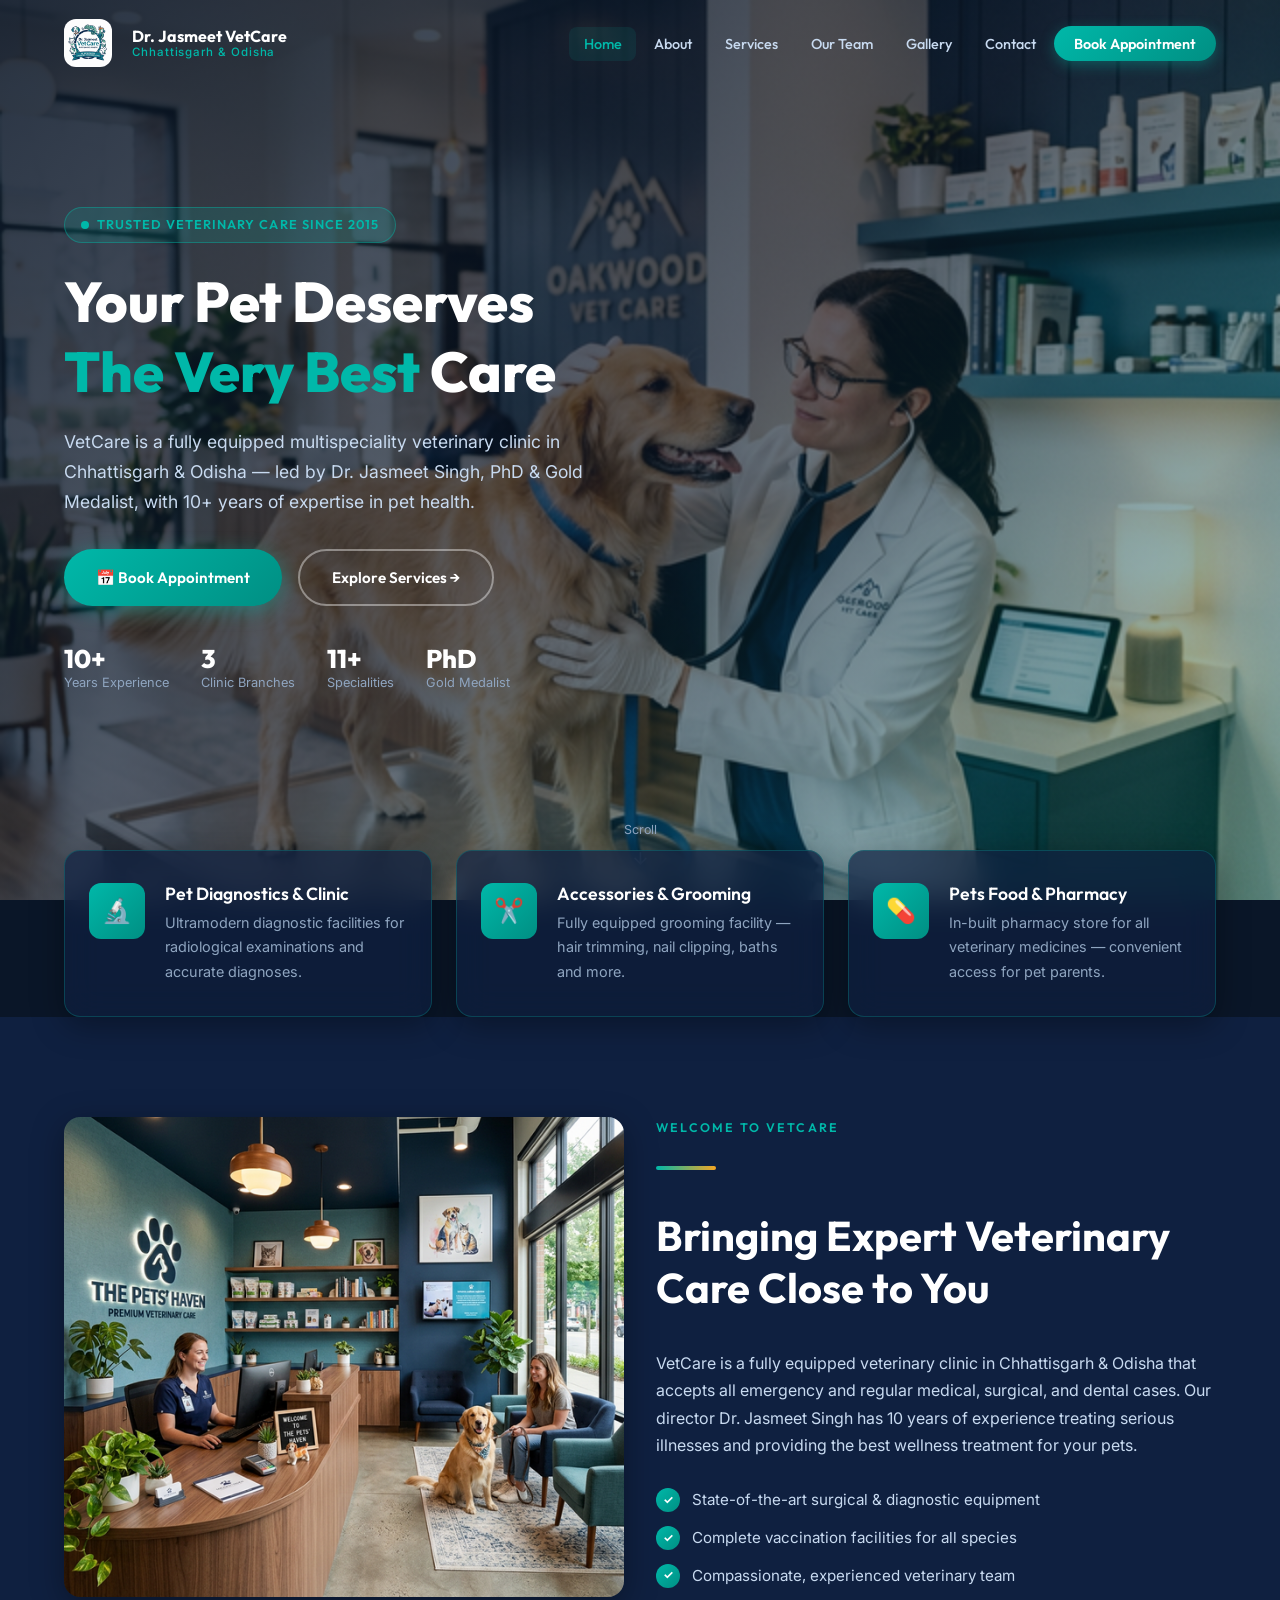
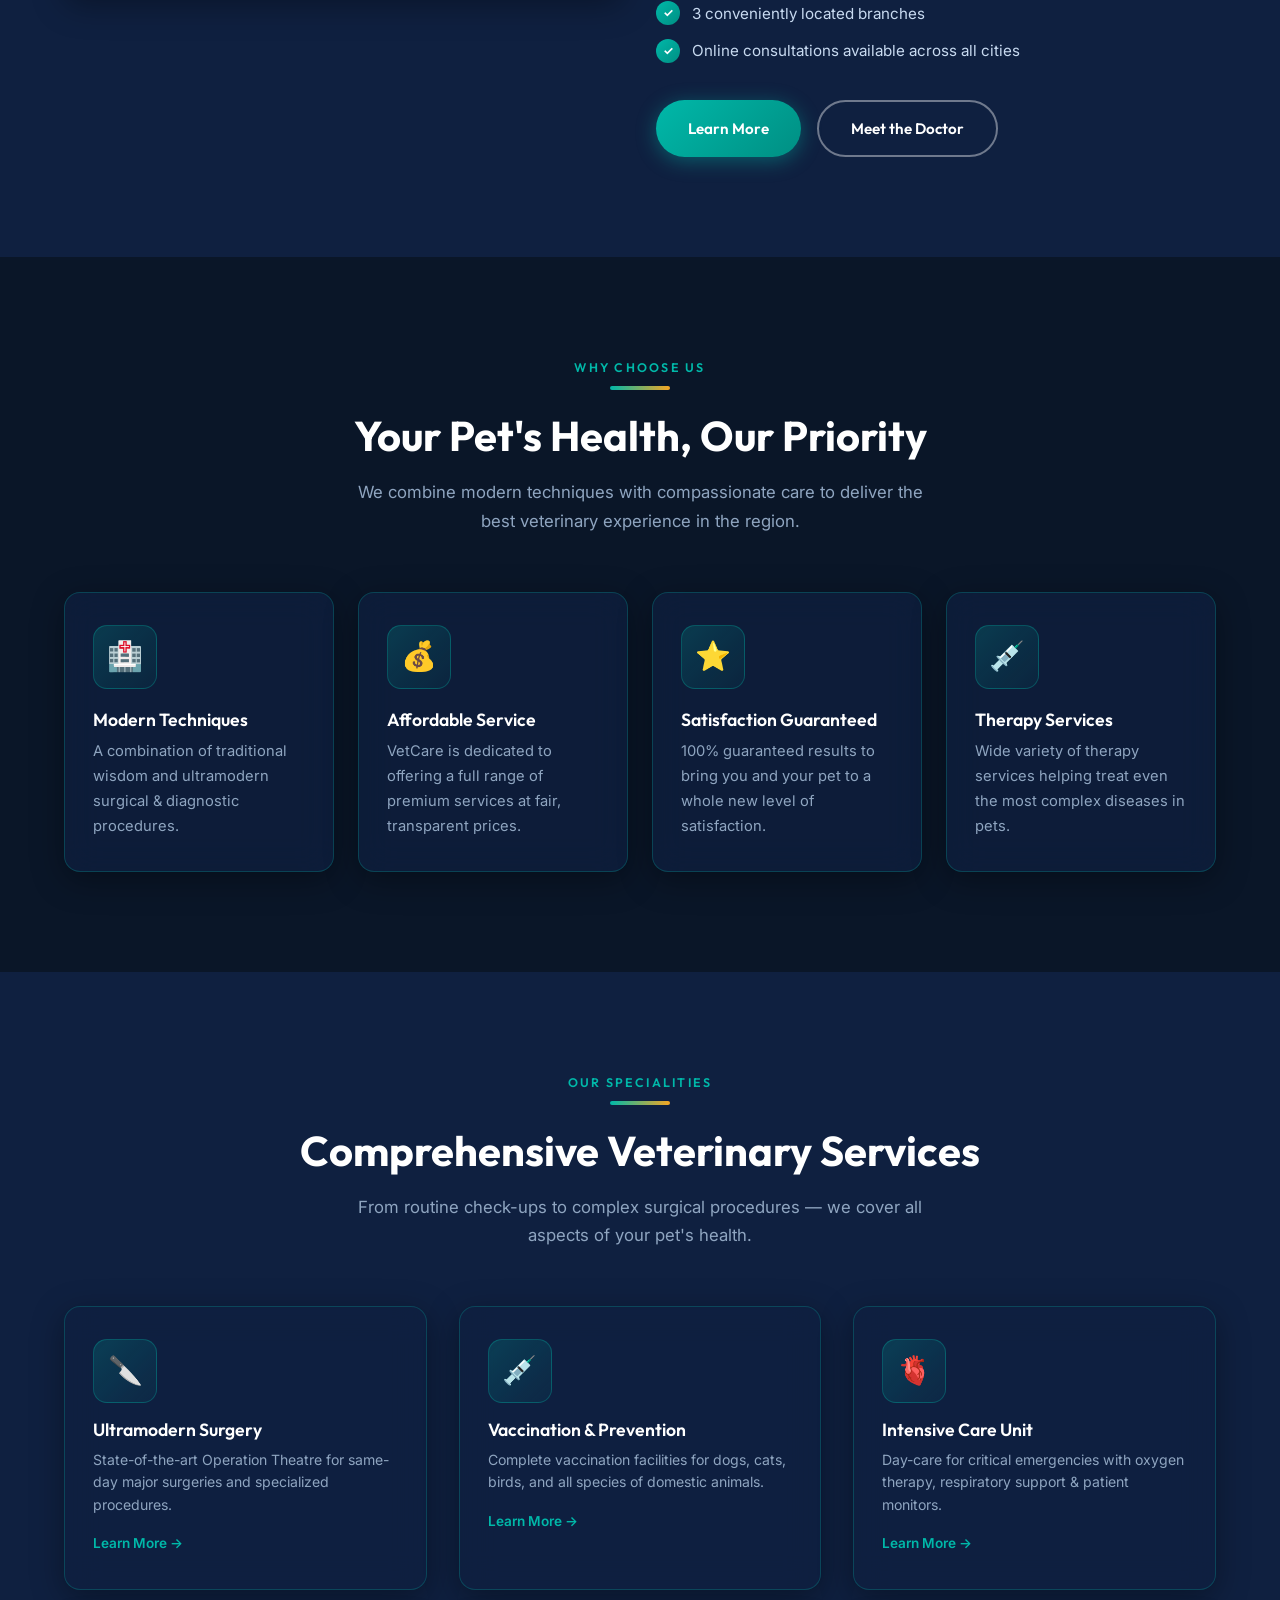
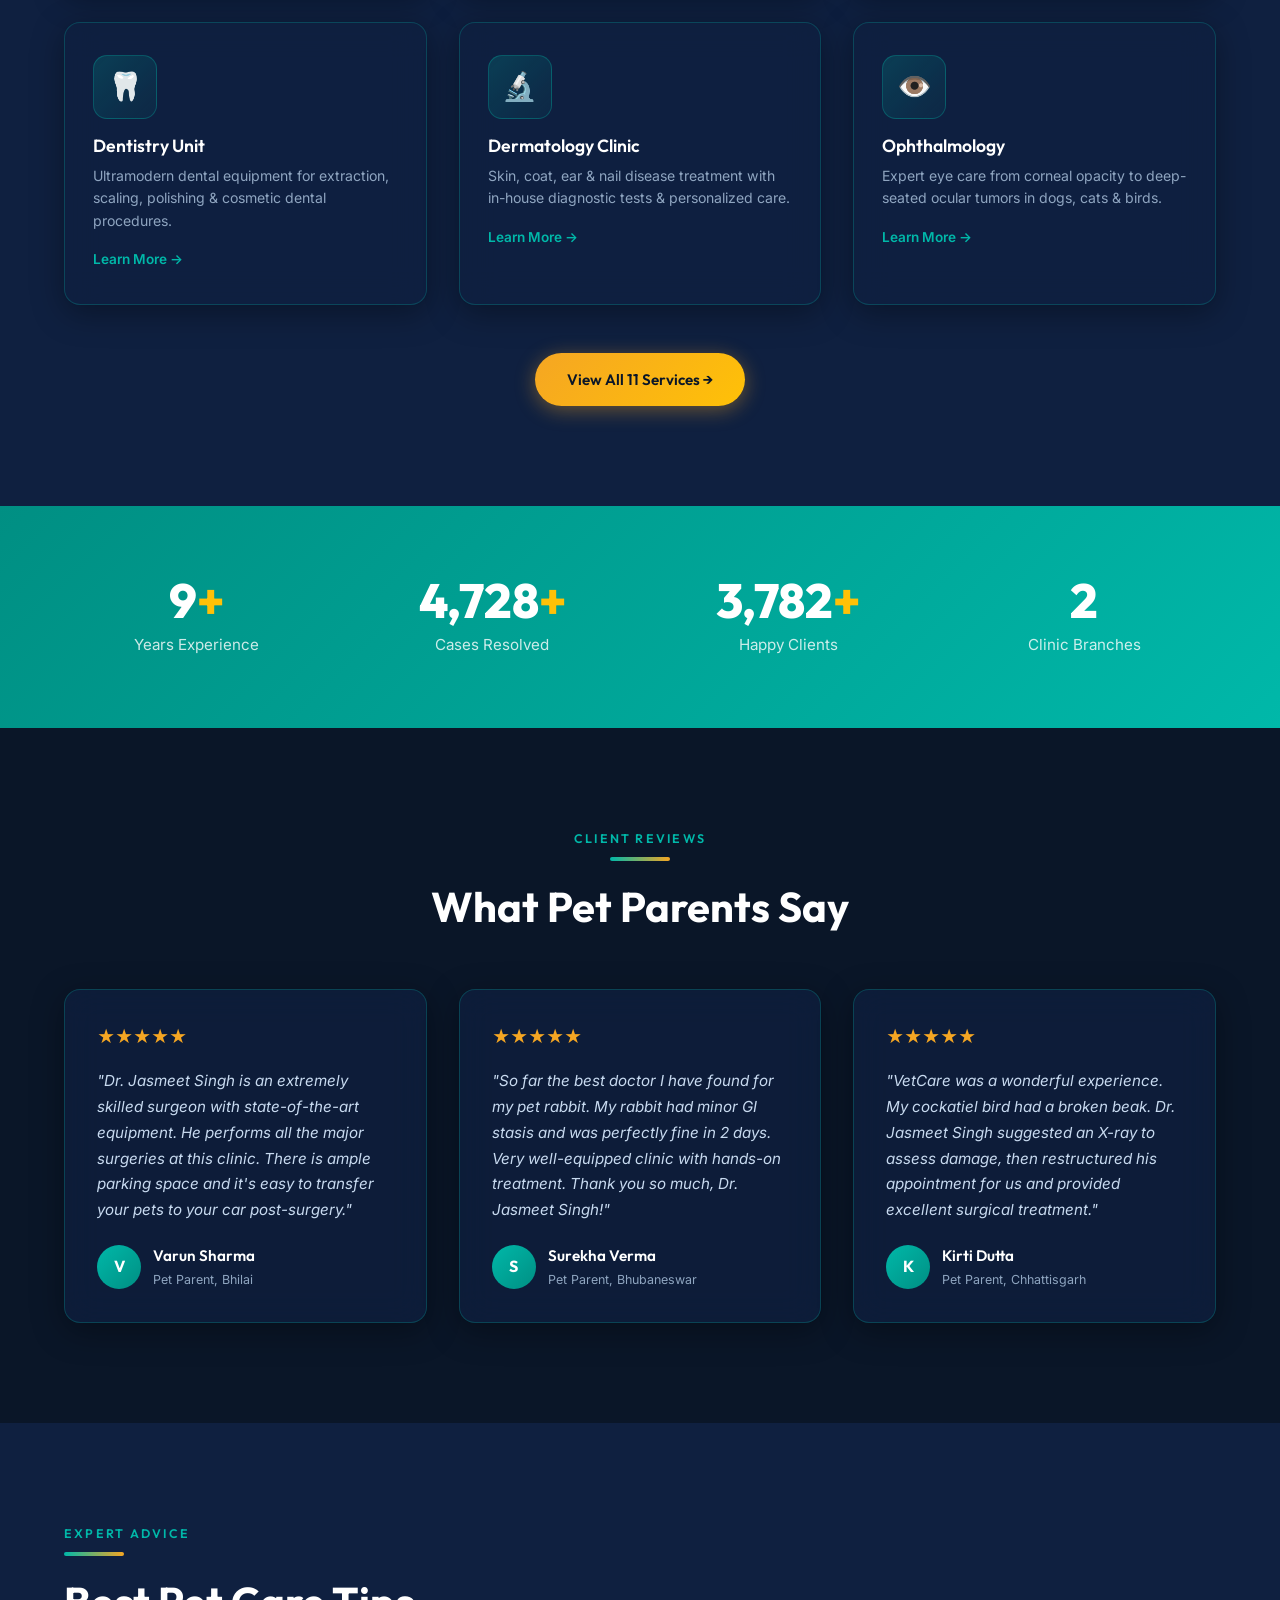
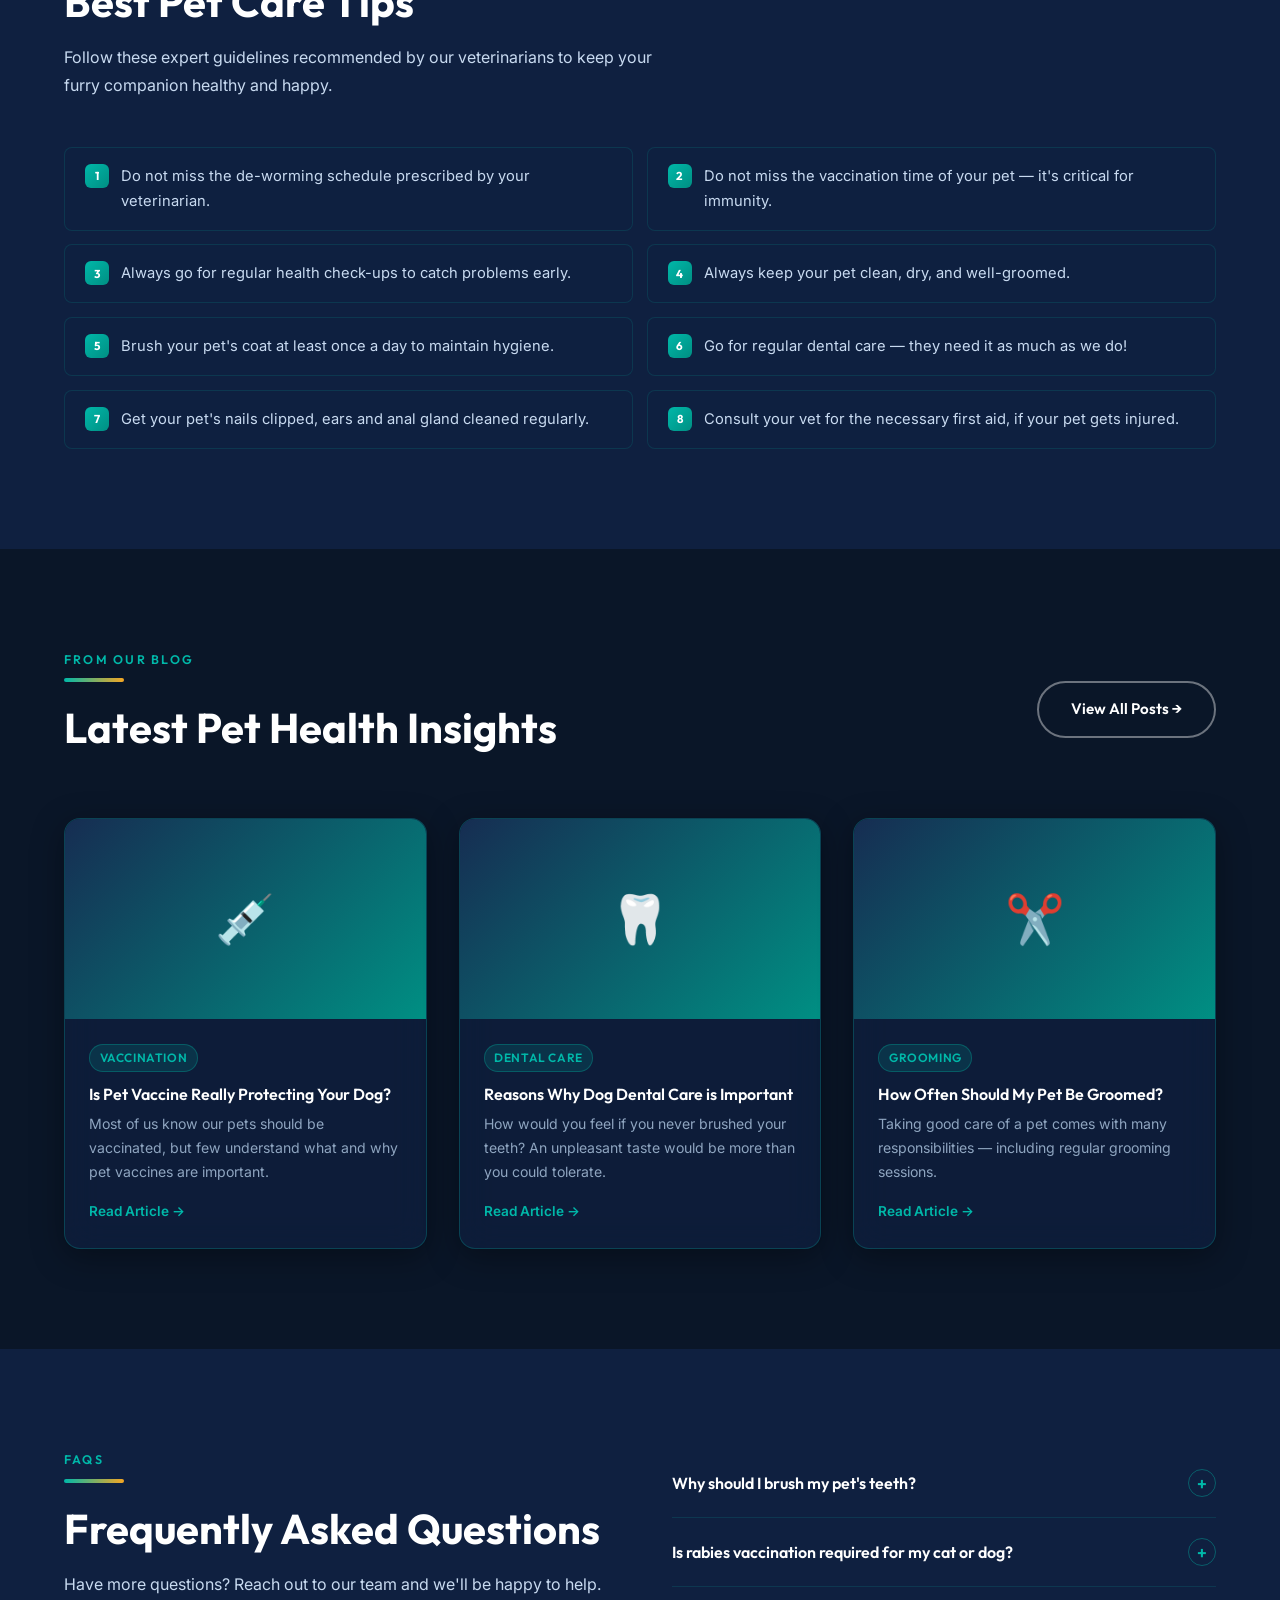
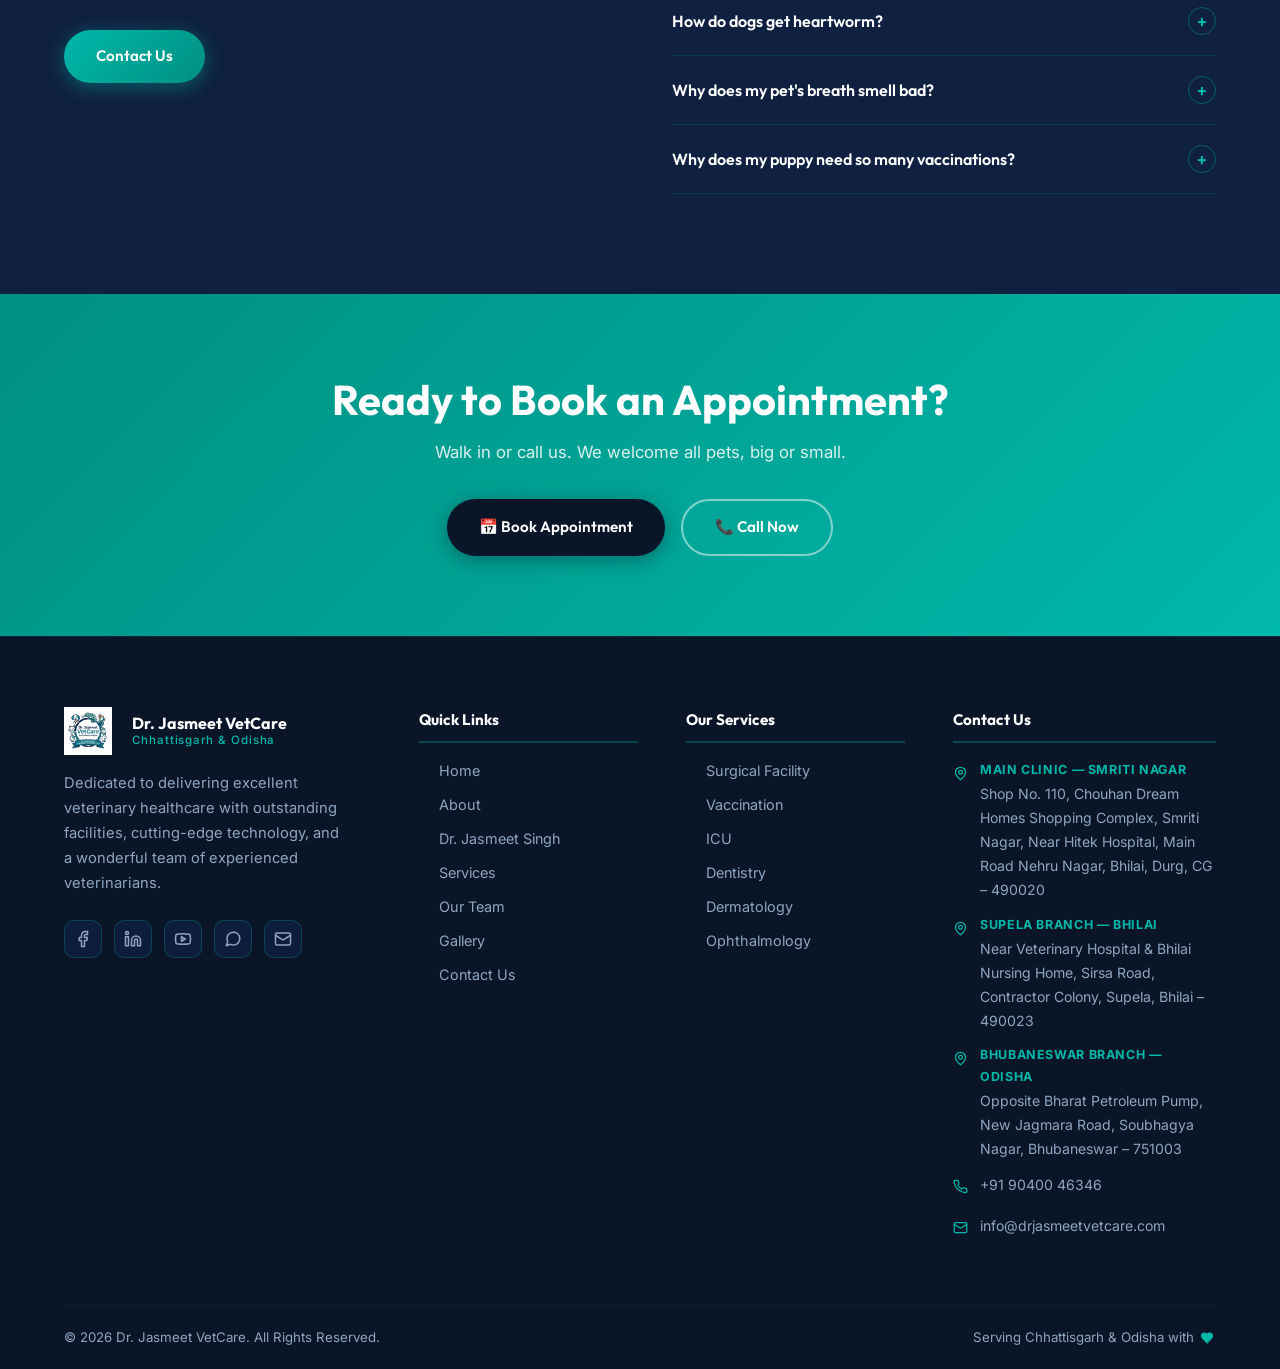
<file: drjasmeetvetcare-20260305T093715Z-1-001/drjasmeetvetcare/index.html>
﻿<!DOCTYPE html>
<html lang="en">

<head>
    <meta charset="UTF-8" />
    <meta name="viewport" content="width=device-width, initial-scale=1.0" />
    <title>Dr. Jasmeet VetCare | Best Pet Clinic in Chhattisgarh & Odisha</title>
    <meta name="description"
        content="Dr. Jasmeet VetCare — Premium veterinary clinic in Chhattisgarh & Odisha. Expert surgical, medical, dental, and grooming services for all pets. Led by Dr. Jasmeet Singh, PhD, Gold Medalist." />
    <link rel="stylesheet" href="css/style.css" />
    <link rel="icon"
        href="data:image/svg+xml,<svg xmlns='http://www.w3.org/2000/svg' viewBox='0 0 100 100'><text y='.9em' font-size='90'>🐾</text></svg>" />
</head>

<body>

    <!-- ======================== NAVBAR ======================== -->
    <nav class="navbar" id="navbar">
        <div class="container">
            <a class="nav-brand" href="index.html">
                <img src="images/logo.png" style="height:48px; width:auto; margin-right: 0.5rem;" class="nav-logo"
                    alt="Dr. Jasmeet VetCare Logo" />
                <div class="nav-brand-text">
                    <span class="nav-brand-name">Dr. Jasmeet VetCare</span>
                    <span class="nav-brand-sub">Chhattisgarh & Odisha</span>
                </div>
            </a>
            <ul class="nav-menu" id="navMenu">
                <li><a class="nav-link active" href="index.html">Home</a></li>
                <li class="nav-dropdown">
                    <a class="nav-link" href="#">About </a>
                    <div class="nav-dropdown-menu">
                        <a href="about.html">About </a>
                        <a href="doctor.html">Dr. Jasmeet Singh</a>
                    </div>
                </li>
                <li><a class="nav-link" href="services.html">Services</a></li>
                <li><a class="nav-link" href="team.html">Our Team</a></li>
                <li><a class="nav-link" href="gallery.html">Gallery</a></li>
                <li><a class="nav-link" href="contact.html">Contact</a></li>
                <li><a class="nav-link nav-cta" href="contact.html#enquiry">Book Appointment</a></li>
            </ul>
            <div class="hamburger" id="hamburger">
                <span></span><span></span><span></span>
            </div>
        </div>
    </nav>

    <!-- ======================== HERO ======================== -->
    <section class="hero" id="home">
        <div class="hero-bg" style="background-image: url('images/hero.png');"></div>
        <div class="hero-overlay"></div>
        <div class="container">
            <div class="hero-content fade-up">
                <div class="hero-badge">
                    <span></span> Trusted Veterinary Care Since 2015
                </div>
                <h1 class="hero-title">
                    Your Pet Deserves<br><em>The Very Best</em> Care
                </h1>
                <p class="hero-desc">
                    VetCare is a fully equipped multispeciality veterinary clinic in Chhattisgarh & Odisha — led by
                    Dr. Jasmeet Singh, PhD &amp; Gold Medalist, with 10+ years of expertise in pet health.
                </p>
                <div class="hero-btns">
                    <a href="contact.html#enquiry" class="btn btn-primary">📅 Book Appointment</a>
                    <a href="services.html" class="btn btn-outline">Explore Services →</a>
                </div>
                <div class="hero-strip">
                    <div class="hero-stat">
                        <strong>10+</strong>
                        <span>Years Experience</span>
                    </div>
                    <div class="hero-stat">
                        <strong>3</strong>
                        <span>Clinic Branches</span>
                    </div>
                    <div class="hero-stat">
                        <strong>11+</strong>
                        <span>Specialities</span>
                    </div>
                    <div class="hero-stat">
                        <strong>PhD</strong>
                        <span>Gold Medalist</span>
                    </div>
                </div>
            </div>
        </div>
        <div class="hero-scroll">
            <span>Scroll</span>
            <svg width="20" height="20" viewBox="0 0 24 24" fill="none" stroke="currentColor" stroke-width="2">
                <path d="M12 5v14M5 12l7 7 7-7" />
            </svg>
        </div>
    </section>

    <!-- ======================== FEATURES STRIP ======================== -->
    <section class="features-strip section-pad-sm">
        <div class="container">
            <div class="feature-card glass-card fade-up">
                <div class="feature-icon">🔬</div>
                <div>
                    <h4>Pet Diagnostics &amp; Clinic</h4>
                    <p>Ultramodern diagnostic facilities for radiological examinations and accurate diagnoses.</p>
                </div>
            </div>
            <div class="feature-card glass-card fade-up delay-1">
                <div class="feature-icon">✂️</div>
                <div>
                    <h4>Accessories &amp; Grooming</h4>
                    <p>Fully equipped grooming facility — hair trimming, nail clipping, baths and more.</p>
                </div>
            </div>
            <div class="feature-card glass-card fade-up delay-2">
                <div class="feature-icon">💊</div>
                <div>
                    <h4>Pets Food &amp; Pharmacy</h4>
                    <p>In-built pharmacy store for all veterinary medicines — convenient access for pet parents.</p>
                </div>
            </div>
        </div>
    </section>

    <!-- ======================== ABOUT SNIPPET ======================== -->
    <section class="about-section section-pad bg-mid">
        <div class="container grid-2">
            <div class="fade-up">
                <img src="images/about.png" alt="Dr. Jasmeet VetCare Clinic" />
            </div>
            <div class="about-content fade-up delay-1">
                <span class="section-label">Welcome to VetCare</span>
                <div class="accent-line"></div>
                <h2 class="section-title">Bringing Expert Veterinary Care Close to You</h2>
                <p>VetCare is a fully equipped veterinary clinic in Chhattisgarh & Odisha that accepts all emergency
                    and regular medical, surgical, and dental cases. Our director Dr. Jasmeet Singh has 10 years of
                    experience treating serious illnesses and providing the best wellness treatment for your pets.</p>
                <div class="about-points">
                    <div class="about-point">State-of-the-art surgical &amp; diagnostic equipment</div>
                    <div class="about-point">Complete vaccination facilities for all species</div>
                    <div class="about-point">Compassionate, experienced veterinary team</div>
                    <div class="about-point">3 conveniently located branches</div>
                    <div class="about-point">Online consultations available across all cities</div>
                </div>
                <div style="display:flex; gap:1rem; flex-wrap:wrap; margin-top:0.5rem;">
                    <a href="about.html" class="btn btn-primary">Learn More</a>
                    <a href="doctor.html" class="btn btn-outline">Meet the Doctor</a>
                </div>
            </div>
        </div>
    </section>

    <!-- ======================== WHY CHOOSE US ======================== -->
    <section class="section-pad bg-dark">
        <div class="container">
            <div class="text-center fade-up" style="margin-bottom:3.5rem;">
                <span class="section-label">Why Choose Us</span>
                <div class="accent-line center"></div>
                <h2 class="section-title">Your Pet's Health, Our Priority</h2>
                <p class="section-desc">We combine modern techniques with compassionate care to deliver the best
                    veterinary experience in the region.</p>
            </div>
            <div class="grid-4">
                <div class="why-card glass-card fade-up">
                    <div class="icon-wrap" style="font-size:1.8rem;">🏥</div>
                    <h4>Modern Techniques</h4>
                    <p>A combination of traditional wisdom and ultramodern surgical &amp; diagnostic procedures.</p>
                </div>
                <div class="why-card glass-card fade-up delay-1">
                    <div class="icon-wrap" style="font-size:1.8rem;">💰</div>
                    <h4>Affordable Service</h4>
                    <p>VetCare is dedicated to offering a full range of premium services at fair, transparent prices.
                    </p>
                </div>
                <div class="why-card glass-card fade-up delay-2">
                    <div class="icon-wrap" style="font-size:1.8rem;">⭐</div>
                    <h4>Satisfaction Guaranteed</h4>
                    <p>100% guaranteed results to bring you and your pet to a whole new level of satisfaction.</p>
                </div>
                <div class="why-card glass-card fade-up delay-3">
                    <div class="icon-wrap" style="font-size:1.8rem;">💉</div>
                    <h4>Therapy Services</h4>
                    <p>Wide variety of therapy services helping treat even the most complex diseases in pets.</p>
                </div>
            </div>
        </div>
    </section>

    <!-- ======================== SERVICES PREVIEW ======================== -->
    <section class="section-pad bg-mid">
        <div class="container">
            <div class="text-center fade-up" style="margin-bottom:3.5rem;">
                <span class="section-label">Our Specialities</span>
                <div class="accent-line center"></div>
                <h2 class="section-title">Comprehensive Veterinary Services</h2>
                <p class="section-desc">From routine check-ups to complex surgical procedures — we cover all aspects of
                    your pet's health.</p>
            </div>
            <div class="grid-3">
                <a href="services.html" class="service-card glass-card fade-up">
                    <div class="icon-wrap">🔪</div>
                    <h4>Ultramodern Surgery</h4>
                    <p>State-of-the-art Operation Theatre for same-day major surgeries and specialized procedures.</p>
                    <span class="read-link">Learn More →</span>
                </a>
                <a href="services.html" class="service-card glass-card fade-up delay-1">
                    <div class="icon-wrap">💉</div>
                    <h4>Vaccination &amp; Prevention</h4>
                    <p>Complete vaccination facilities for dogs, cats, birds, and all species of domestic animals.</p>
                    <span class="read-link">Learn More →</span>
                </a>
                <a href="services.html" class="service-card glass-card fade-up delay-2">
                    <div class="icon-wrap">🫀</div>
                    <h4>Intensive Care Unit</h4>
                    <p>Day-care for critical emergencies with oxygen therapy, respiratory support &amp; patient
                        monitors.</p>
                    <span class="read-link">Learn More →</span>
                </a>
                <a href="services.html" class="service-card glass-card fade-up">
                    <div class="icon-wrap">🦷</div>
                    <h4>Dentistry Unit</h4>
                    <p>Ultramodern dental equipment for extraction, scaling, polishing &amp; cosmetic dental procedures.
                    </p>
                    <span class="read-link">Learn More →</span>
                </a>
                <a href="services.html" class="service-card glass-card fade-up delay-1">
                    <div class="icon-wrap">🔬</div>
                    <h4>Dermatology Clinic</h4>
                    <p>Skin, coat, ear &amp; nail disease treatment with in-house diagnostic tests &amp; personalized
                        care.</p>
                    <span class="read-link">Learn More →</span>
                </a>
                <a href="services.html" class="service-card glass-card fade-up delay-2">
                    <div class="icon-wrap">👁️</div>
                    <h4>Ophthalmology</h4>
                    <p>Expert eye care from corneal opacity to deep-seated ocular tumors in dogs, cats &amp; birds.</p>
                    <span class="read-link">Learn More →</span>
                </a>
            </div>
            <div class="text-center" style="margin-top:3rem;">
                <a href="services.html" class="btn btn-gold">View All 11 Services →</a>
            </div>
        </div>
    </section>

    <!-- ======================== STATS ======================== -->
    <section class="stats-section">
        <div class="container">
            <div class="stat-item fade-up">
                <strong><span class="counter" data-target="10">0</span><span class="stat-suffix">+</span></strong>
                <span class="label">Years Experience</span>
            </div>
            <div class="stat-item fade-up delay-1">
                <strong><span class="counter" data-target="5000">0</span><span class="stat-suffix">+</span></strong>
                <span class="label">Cases Resolved</span>
            </div>
            <div class="stat-item fade-up delay-2">
                <strong><span class="counter" data-target="4000">0</span><span class="stat-suffix">+</span></strong>
                <span class="label">Happy Clients</span>
            </div>
            <div class="stat-item fade-up delay-3">
                <strong><span class="counter" data-target="3">0</span><span class="stat-suffix"></span></strong>
                <span class="label">Clinic Branches</span>
            </div>
        </div>
    </section>

    <!-- ======================== REVIEWS ======================== -->
    <section class="section-pad bg-dark">
        <div class="container">
            <div class="text-center fade-up" style="margin-bottom:3.5rem;">
                <span class="section-label">Client Reviews</span>
                <div class="accent-line center"></div>
                <h2 class="section-title">What Pet Parents Say</h2>
            </div>
            <div class="grid-3">
                <div class="review-card glass-card fade-up">
                    <div class="review-stars">★★★★★</div>
                    <p class="review-text">"Dr. Jasmeet Singh is an extremely skilled surgeon with state-of-the-art
                        equipment. He performs all the major surgeries at this clinic. There is ample parking space and
                        it's easy to transfer your pets to your car post-surgery."</p>
                    <div class="review-author">
                        <div class="review-avatar">V</div>
                        <div>
                            <div class="review-name">Varun Sharma</div>
                            <div class="review-role">Pet Parent, Bhilai</div>
                        </div>
                    </div>
                </div>
                <div class="review-card glass-card fade-up delay-1">
                    <div class="review-stars">★★★★★</div>
                    <p class="review-text">"So far the best doctor I have found for my pet rabbit. My rabbit had minor
                        GI stasis and was perfectly fine in 2 days. Very well-equipped clinic with hands-on treatment.
                        Thank you so much, Dr. Jasmeet Singh!"</p>
                    <div class="review-author">
                        <div class="review-avatar">S</div>
                        <div>
                            <div class="review-name">Surekha Verma</div>
                            <div class="review-role">Pet Parent, Bhubaneswar</div>
                        </div>
                    </div>
                </div>
                <div class="review-card glass-card fade-up delay-2">
                    <div class="review-stars">★★★★★</div>
                    <p class="review-text">"VetCare was a wonderful experience. My cockatiel bird had a broken beak. Dr.
                        Jasmeet Singh suggested an X-ray to assess damage, then restructured his appointment for us and
                        provided excellent surgical treatment."</p>
                    <div class="review-author">
                        <div class="review-avatar">K</div>
                        <div>
                            <div class="review-name">Kirti Dutta</div>
                            <div class="review-role">Pet Parent, Chhattisgarh</div>
                        </div>
                    </div>
                </div>
            </div>
        </div>
    </section>

    <!-- ======================== PET CARE TIPS ======================== -->
    <section class="section-pad bg-mid">
        <div class="container">
            <div style="text-align:left; max-width:600px; margin-bottom:3rem;" class="fade-up">
                <span class="section-label">Expert Advice</span>
                <div class="accent-line"></div>
                <h2 class="section-title">Best Pet Care Tips</h2>
                <p>Follow these expert guidelines recommended by our veterinarians to keep your furry companion healthy
                    and happy.</p>
            </div>
            <div class="tips-grid fade-up delay-1">
                <div class="tip-item">
                    <div class="tip-num">1</div>Do not miss the de-worming schedule prescribed by your veterinarian.
                </div>
                <div class="tip-item">
                    <div class="tip-num">2</div>Do not miss the vaccination time of your pet — it's critical for
                    immunity.
                </div>
                <div class="tip-item">
                    <div class="tip-num">3</div>Always go for regular health check-ups to catch problems early.
                </div>
                <div class="tip-item">
                    <div class="tip-num">4</div>Always keep your pet clean, dry, and well-groomed.
                </div>
                <div class="tip-item">
                    <div class="tip-num">5</div>Brush your pet's coat at least once a day to maintain hygiene.
                </div>
                <div class="tip-item">
                    <div class="tip-num">6</div>Go for regular dental care — they need it as much as we do!
                </div>
                <div class="tip-item">
                    <div class="tip-num">7</div>Get your pet's nails clipped, ears and anal gland cleaned regularly.
                </div>
                <div class="tip-item">
                    <div class="tip-num">8</div>Consult your vet for the necessary first aid, if your pet gets injured.
                </div>
            </div>
        </div>
    </section>

    <!-- ======================== BLOG ======================== -->
    <section class="section-pad bg-dark">
        <div class="container">
            <div class="flex-between" style="margin-bottom:3rem; flex-wrap:wrap; gap:1rem;">
                <div class="fade-up">
                    <span class="section-label">From Our Blog</span>
                    <div class="accent-line"></div>
                    <h2 class="section-title">Latest Pet Health Insights</h2>
                </div>
                <a href="#" class="btn btn-outline fade-up delay-2">View All Posts →</a>
            </div>
            <div class="grid-3">
                <div class="blog-card glass-card fade-up">
                    <div class="blog-card-img-placeholder">💉</div>
                    <div class="blog-card-body">
                        <span class="blog-tag">Vaccination</span>
                        <h4>Is Pet Vaccine Really Protecting Your Dog?</h4>
                        <p>Most of us know our pets should be vaccinated, but few understand what and why pet vaccines
                            are important.</p>
                        <a href="#" class="blog-read">Read Article →</a>
                    </div>
                </div>
                <div class="blog-card glass-card fade-up delay-1">
                    <div class="blog-card-img-placeholder">🦷</div>
                    <div class="blog-card-body">
                        <span class="blog-tag">Dental Care</span>
                        <h4>Reasons Why Dog Dental Care is Important</h4>
                        <p>How would you feel if you never brushed your teeth? An unpleasant taste would be more than
                            you could tolerate.</p>
                        <a href="#" class="blog-read">Read Article →</a>
                    </div>
                </div>
                <div class="blog-card glass-card fade-up delay-2">
                    <div class="blog-card-img-placeholder">✂️</div>
                    <div class="blog-card-body">
                        <span class="blog-tag">Grooming</span>
                        <h4>How Often Should My Pet Be Groomed?</h4>
                        <p>Taking good care of a pet comes with many responsibilities — including regular grooming
                            sessions.</p>
                        <a href="#" class="blog-read">Read Article →</a>
                    </div>
                </div>
            </div>
        </div>
    </section>

    <!-- ======================== FAQ ======================== -->
    <section class="section-pad bg-mid">
        <div class="container">
            <div class="grid-2" style="gap:4rem; align-items:start;">
                <div class="fade-up">
                    <span class="section-label">FAQs</span>
                    <div class="accent-line"></div>
                    <h2 class="section-title">Frequently Asked Questions</h2>
                    <p style="margin-bottom:2rem;">Have more questions? Reach out to our team and we'll be happy to
                        help.</p>
                    <a href="contact.html" class="btn btn-primary">Contact Us</a>
                </div>
                <div class="fade-up delay-1">
                    <div class="faq-item">
                        <button class="faq-question">Why should I brush my pet's teeth? <span
                                class="faq-icon">+</span></button>
                        <div class="faq-answer">Dental disease affects the teeth and structures of your pet's mouth. It
                            begins with plaque buildup containing bacteria and food particles. Regular brushing helps
                            prevent serious oral and systemic health problems.</div>
                    </div>
                    <div class="faq-item">
                        <button class="faq-question">Is rabies vaccination required for my cat or dog? <span
                                class="faq-icon">+</span></button>
                        <div class="faq-answer">Rabies is a serious, almost 100% fatal disease when contracted. It is a
                            zoonotic disease — meaning it spreads to humans through infected animals. Vaccination is
                            critical and often legally required.</div>
                    </div>
                    <div class="faq-item">
                        <button class="faq-question">How do dogs get heartworm? <span class="faq-icon">+</span></button>
                        <div class="faq-answer">Dogs get heartworm from infected mosquitoes. The larvae enter the
                            bloodstream and travel to the heart, lungs, and associated blood vessels, causing serious
                            health complications over time.</div>
                    </div>
                    <div class="faq-item">
                        <button class="faq-question">Why does my pet's breath smell bad? <span
                                class="faq-icon">+</span></button>
                        <div class="faq-answer">Dental disease is the most common reason for bad breath in pets. Left
                            untreated, oral infections can cause serious problems including kidney and heart disease.
                            Regular dental cleanings are essential.</div>
                    </div>
                    <div class="faq-item">
                        <button class="faq-question">Why does my puppy need so many vaccinations? <span
                                class="faq-icon">+</span></button>
                        <div class="faq-answer">A puppy's immune system develops slowly from 6 to 16 weeks. During this
                            period, boosters every 4 weeks are necessary. After 6 months, a regular annual vaccination
                            schedule is recommended.</div>
                    </div>
                </div>
            </div>
        </div>
    </section>

    <!-- ======================== CTA BANNER ======================== -->
    <section style="padding:80px 0; background: linear-gradient(135deg, var(--teal-dark), var(--teal));">
        <div class="container text-center fade-up">
            <h2 style="color:var(--white); margin-bottom:0.75rem;">Ready to Book an Appointment?</h2>
            <p style="color:rgba(255,255,255,0.85); margin-bottom:2rem; font-size:1.05rem;">Walk in or call us. We
                welcome all pets, big or small.</p>
            <div style="display:flex; gap:1rem; flex-wrap:wrap; justify-content:center;">
                <a href="contact.html#enquiry" class="btn btn-primary"
                    style="background:var(--navy); box-shadow:0 4px 20px rgba(10,22,40,0.4);">📅 Book Appointment</a>
                <a href="tel:9040046346" class="btn btn-outline"
                    style="border-color:rgba(255,255,255,0.5); color:var(--white);">📞 Call Now</a>
            </div>
        </div>
    </section>

    <!-- ======================== FOOTER ======================== -->
    <script src="js/footer.js"></script>

    <script src="js/main.js"></script>
</body>

</html>
</file>
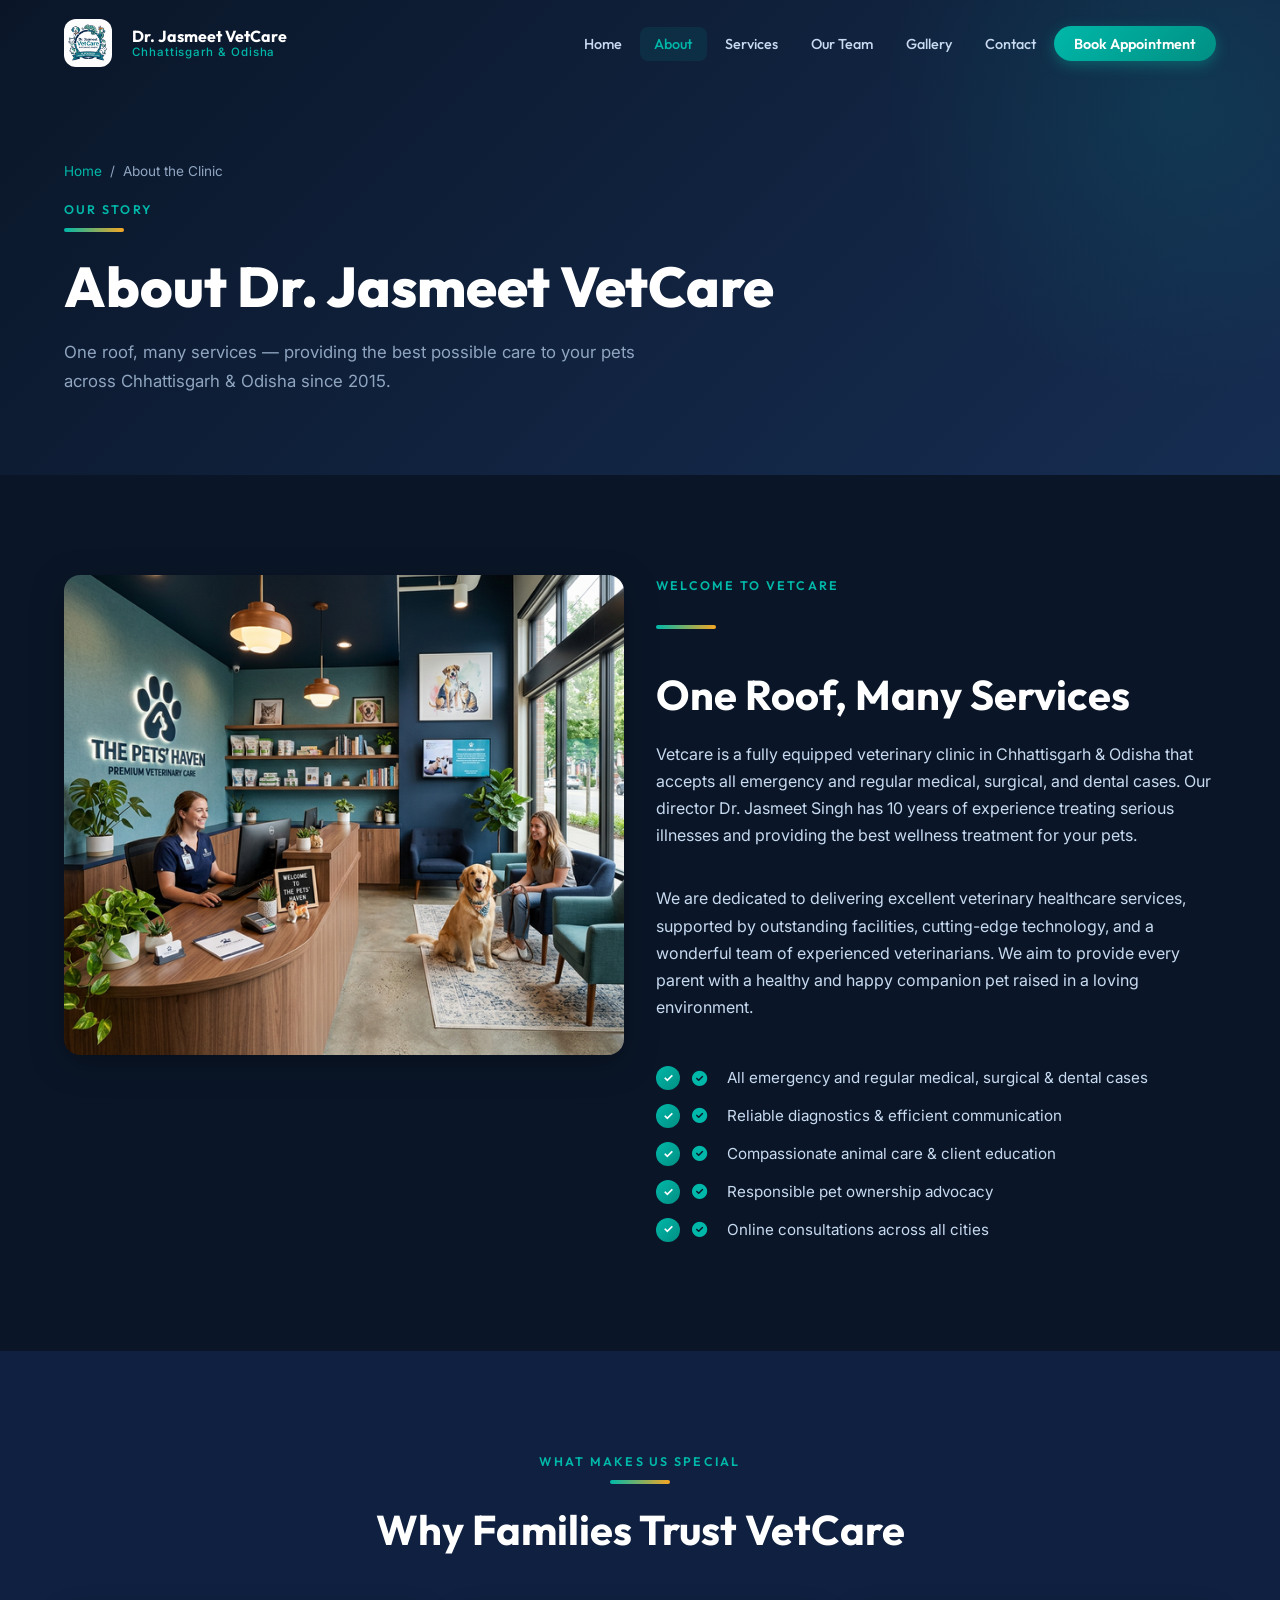
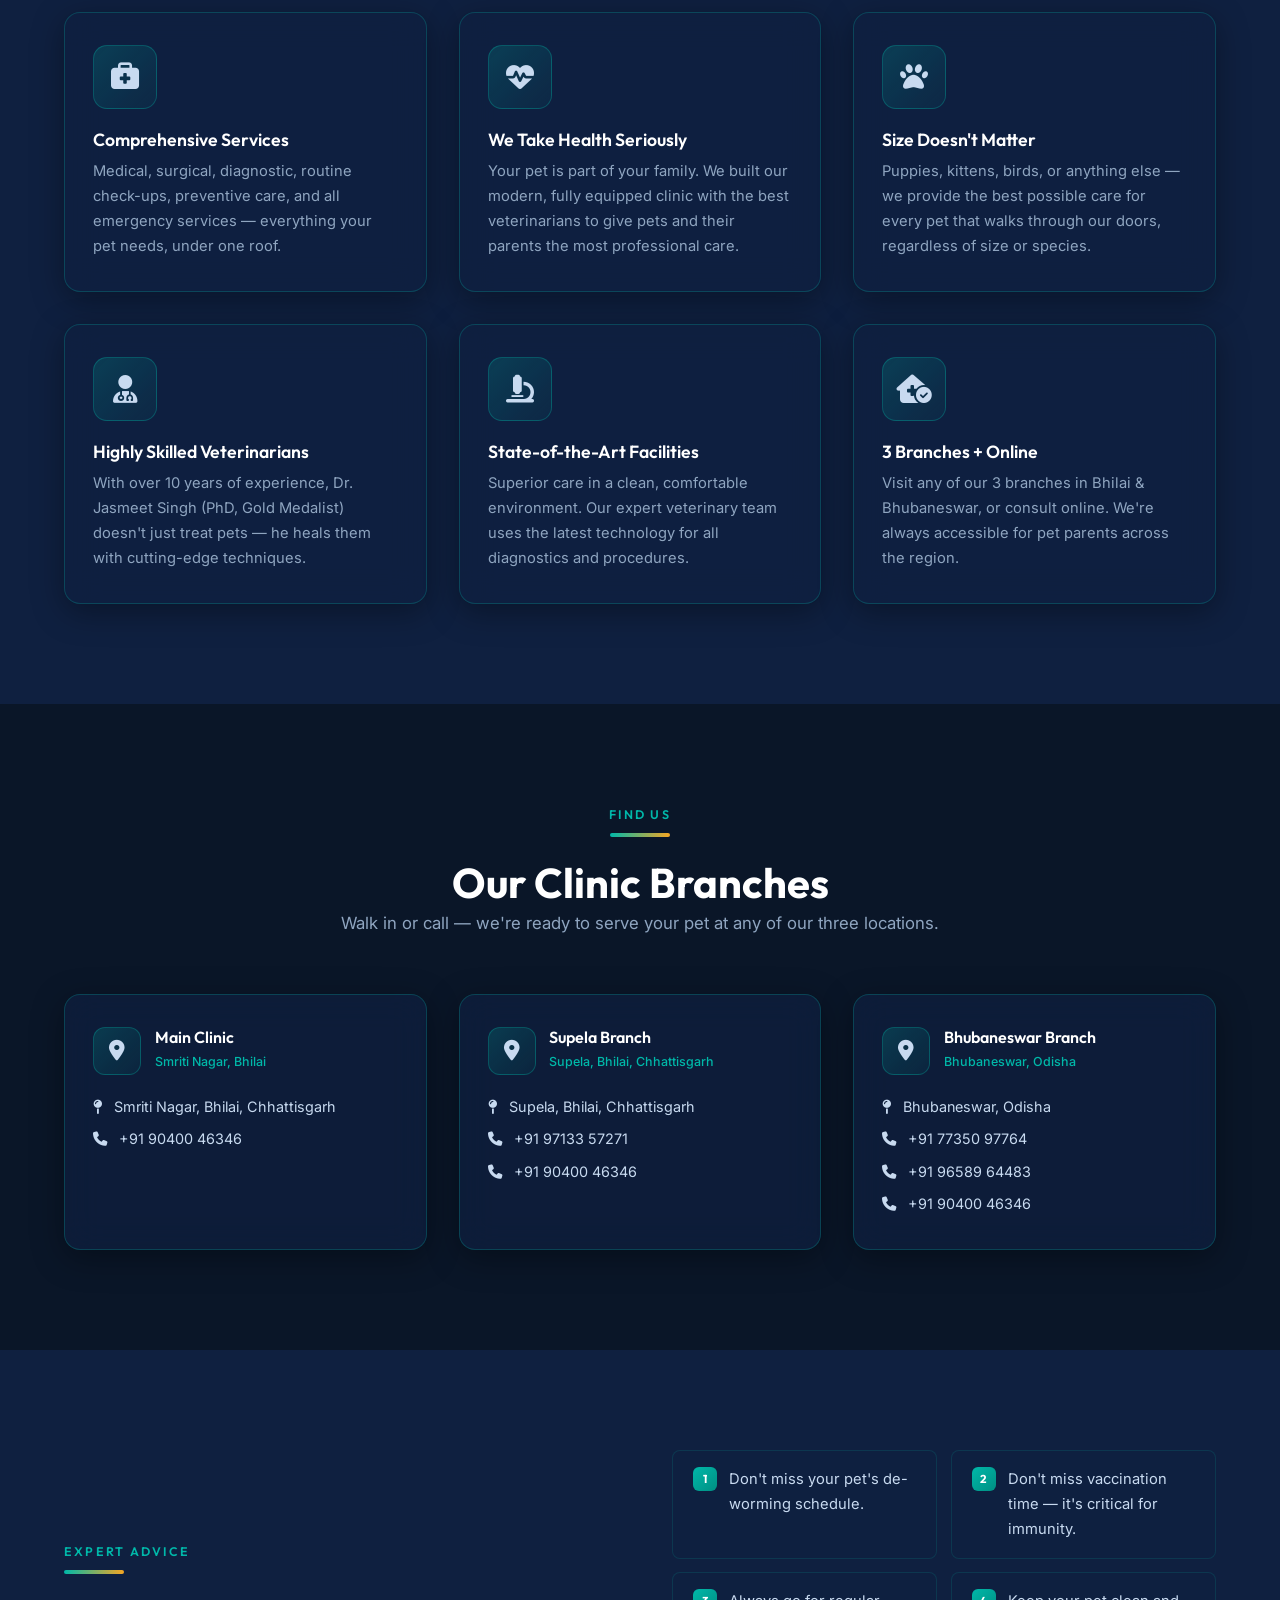
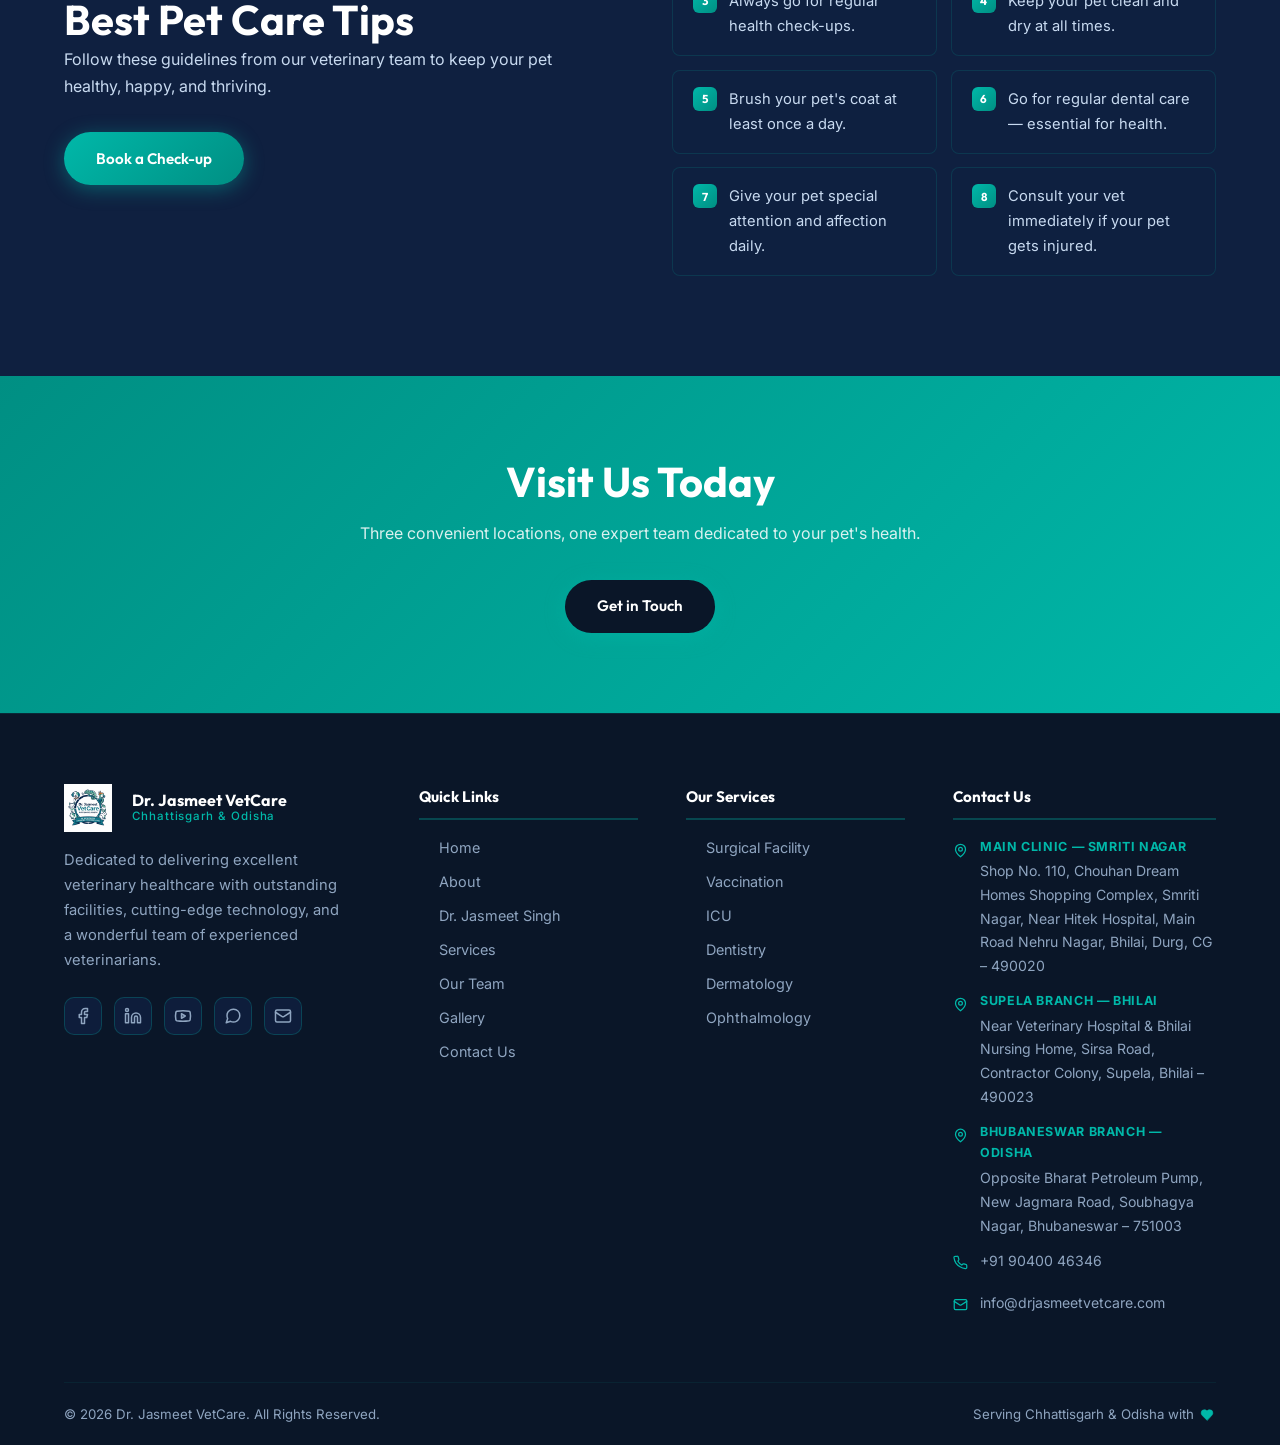
<file: drjasmeetvetcare-20260305T093715Z-1-001/drjasmeetvetcare/about.html>
﻿<!DOCTYPE html>
<html lang="en">

<head>
    <meta charset="UTF-8" />
    <meta name="viewport" content="width=device-width, initial-scale=1.0" />
    <title>About Clinic | Dr. Jasmeet VetCare – Animal Hospital in Chhattisgarh & Odisha</title>
    <meta name="description"
        content="Learn about Dr. Jasmeet VetCare — a fully equipped veterinary hospital in Chhattisgarh & Odisha with 3 branches, offering comprehensive care for all pets." />

    <link rel="stylesheet" href="https://cdnjs.cloudflare.com/ajax/libs/font-awesome/6.5.1/css/all.min.css" />

    <link rel="stylesheet" href="css/style.css" />

    <link rel="icon"
        href="data:image/svg+xml,<svg xmlns='http://www.w3.org/2000/svg' viewBox='0 0 100 100'><text y='.9em' font-size='90'>🐾</text></svg>" />
</head>

<body>

    <nav class="navbar" id="navbar">
        <div class="container">
            <a class="nav-brand" href="index.html">
                <img src="images/logo.png" style="height: 48px; width: auto; margin-right: 0.5rem;" class="nav-logo"
                    alt="Dr. Jasmeet VetCare Logo" />
                <div class="nav-brand-text">
                    <span class="nav-brand-name">Dr. Jasmeet VetCare</span>
                    <span class="nav-brand-sub">Chhattisgarh & Odisha</span>
                </div>
            </a>
            <ul class="nav-menu" id="navMenu">
                <li><a class="nav-link" href="index.html">Home</a></li>
                <li class="nav-dropdown">
                    <a class="nav-link active" href="#">About </a>
                    <div class="nav-dropdown-menu">
                        <a href="about.html">About </a>
                        <a href="doctor.html">Dr. Jasmeet Singh</a>
                    </div>
                </li>
                <li><a class="nav-link" href="services.html">Services</a></li>
                <li><a class="nav-link" href="team.html">Our Team</a></li>
                <li><a class="nav-link" href="gallery.html">Gallery</a></li>
                <li><a class="nav-link" href="contact.html">Contact</a></li>
                <li><a class="nav-link nav-cta" href="contact.html#enquiry">Book Appointment</a></li>
            </ul>
            <div class="hamburger" id="hamburger"><span></span><span></span><span></span></div>
        </div>
    </nav>

    <section class="page-hero">
        <div class="container">
            <div class="page-hero-breadcrumb"><a href="index.html">Home</a> / <span>About the Clinic</span></div>
            <span class="section-label">Our Story</span>
            <div class="accent-line"></div>
            <h1>About Dr. Jasmeet VetCare</h1>
            <p class="section-desc" style="margin-top:1rem;">One roof, many services — providing the best possible
                care
                to your pets across Chhattisgarh & Odisha since 2015.</p>
        </div>
    </section>

    <section class="section-pad bg-dark">
        <div class="container grid-2">
            <div class="fade-up">
                <img src="images/about.png" alt="VetCare Clinic Interior"
                    style="border-radius:var(--radius); object-fit:cover; width:100%; height:480px; box-shadow:var(--card-shadow);" />
            </div>
            <div class="about-content fade-up delay-1">
                <span class="section-label">Welcome to VetCare</span>
                <div class="accent-line"></div>
                <h2>One Roof, Many Services</h2>
                <p>Vetcare is a fully equipped veterinary clinic in Chhattisgarh & Odisha that accepts all emergency
                    and regular medical, surgical, and dental cases. Our director Dr. Jasmeet Singh has 10 years of
                    experience treating serious illnesses and providing the best wellness treatment for your pets.</p>
                <p style="margin-top:1rem;">We are dedicated to delivering excellent veterinary healthcare services,
                    supported by outstanding facilities, cutting-edge technology, and a wonderful team of experienced
                    veterinarians. We aim to provide every parent with a healthy and happy companion pet raised in a
                    loving environment.</p>
                <div class="about-points" style="margin-top:1.5rem;">
                    <div class="about-point"><i class="fa-solid fa-check-circle"
                            style="color: var(--teal); margin-right: 8px;"></i> All emergency and regular medical,
                        surgical &amp; dental cases</div>
                    <div class="about-point"><i class="fa-solid fa-check-circle"
                            style="color: var(--teal); margin-right: 8px;"></i> Reliable diagnostics &amp; efficient
                        communication</div>
                    <div class="about-point"><i class="fa-solid fa-check-circle"
                            style="color: var(--teal); margin-right: 8px;"></i> Compassionate animal care &amp; client
                        education</div>
                    <div class="about-point"><i class="fa-solid fa-check-circle"
                            style="color: var(--teal); margin-right: 8px;"></i> Responsible pet ownership advocacy</div>
                    <div class="about-point"><i class="fa-solid fa-check-circle"
                            style="color: var(--teal); margin-right: 8px;"></i> Online consultations across all cities
                    </div>
                </div>
            </div>
        </div>
    </section>

    <section class="section-pad bg-mid">
        <div class="container">
            <div class="text-center fade-up" style="margin-bottom:3.5rem;">
                <span class="section-label">What Makes Us Special</span>
                <div class="accent-line center"></div>
                <h2>Why Families Trust VetCare</h2>
            </div>
            <div class="grid-3">
                <div class="why-card glass-card fade-up">
                    <div class="icon-wrap"><i class="fa-solid fa-briefcase-medical"></i></div>
                    <h4>Comprehensive Services</h4>
                    <p>Medical, surgical, diagnostic, routine check-ups, preventive care, and all emergency services —
                        everything your pet needs, under one roof.</p>
                </div>
                <div class="why-card glass-card fade-up delay-1">
                    <div class="icon-wrap"><i class="fa-solid fa-heart-pulse"></i></div>
                    <h4>We Take Health Seriously</h4>
                    <p>Your pet is part of your family. We built our modern, fully equipped clinic with the best
                        veterinarians to give pets and their parents the most professional care.</p>
                </div>
                <div class="why-card glass-card fade-up delay-2">
                    <div class="icon-wrap"><i class="fa-solid fa-paw"></i></div>
                    <h4>Size Doesn't Matter</h4>
                    <p>Puppies, kittens, birds, or anything else — we provide the best possible care for every pet
                        that
                        walks through our doors, regardless of size or species.</p>
                </div>
                <div class="why-card glass-card fade-up">
                    <div class="icon-wrap"><i class="fa-solid fa-user-doctor"></i></div>
                    <h4>Highly Skilled Veterinarians</h4>
                    <p>With over 10 years of experience, Dr. Jasmeet Singh (PhD, Gold Medalist) doesn't just treat pets
                        — he heals them with cutting-edge techniques.</p>
                </div>
                <div class="why-card glass-card fade-up delay-1">
                    <div class="icon-wrap"><i class="fa-solid fa-microscope"></i></div>
                    <h4>State-of-the-Art Facilities</h4>
                    <p>Superior care in a clean, comfortable environment. Our expert veterinary team uses the latest
                        technology for all diagnostics and procedures.</p>
                </div>
                <div class="why-card glass-card fade-up delay-2">
                    <div class="icon-wrap"><i class="fa-solid fa-house-medical-circle-check"></i></div>
                    <h4>3 Branches + Online</h4>
                    <p>Visit any of our 3 branches in Bhilai &amp; Bhubaneswar, or consult online. We're always
                        accessible for pet parents across the region.</p>
                </div>
            </div>
        </div>
    </section>

    <section class="section-pad bg-dark">
        <div class="container">
            <div class="text-center fade-up" style="margin-bottom:3.5rem;">
                <span class="section-label">Find Us</span>
                <div class="accent-line center"></div>
                <h2>Our Clinic Branches</h2>
                <p class="section-desc">Walk in or call — we're ready to serve your pet at any of our three locations.
                </p>
            </div>
            <div class="grid-3">
                <div class="branch-card glass-card fade-up">
                    <div class="branch-head">
                        <div class="branch-icon"><i class="fa-solid fa-location-dot"></i></div>
                        <div>
                            <h4>Main Clinic</h4>
                            <span class="branch-subtitle">Smriti Nagar, Bhilai</span>
                        </div>
                    </div>
                    <div class="branch-info">
                        <div class="branch-row"><i class="fa-solid fa-map-pin"></i> Smriti Nagar, Bhilai, Chhattisgarh
                        </div>
                        <div class="branch-row"><i class="fa-solid fa-phone"></i> <a href="tel:9040046346">+91 90400
                                46346</a></div>
                    </div>
                </div>
                <div class="branch-card glass-card fade-up delay-1">
                    <div class="branch-head">
                        <div class="branch-icon"><i class="fa-solid fa-location-dot"></i></div>
                        <div>
                            <h4>Supela Branch</h4>
                            <span class="branch-subtitle">Supela, Bhilai, Chhattisgarh</span>
                        </div>
                    </div>
                    <div class="branch-info">
                        <div class="branch-row"><i class="fa-solid fa-map-pin"></i> Supela, Bhilai, Chhattisgarh</div>
                        <div class="branch-row"><i class="fa-solid fa-phone"></i> <a href="tel:9713357271">+91 97133
                                57271</a></div>
                        <div class="branch-row"><i class="fa-solid fa-phone"></i> <a href="tel:9040046346">+91 90400
                                46346</a></div>
                    </div>
                </div>
                <div class="branch-card glass-card fade-up delay-2">
                    <div class="branch-head">
                        <div class="branch-icon"><i class="fa-solid fa-location-dot"></i></div>
                        <div>
                            <h4>Bhubaneswar Branch</h4>
                            <span class="branch-subtitle">Bhubaneswar, Odisha</span>
                        </div>
                    </div>
                    <div class="branch-info">
                        <div class="branch-row"><i class="fa-solid fa-map-pin"></i> Bhubaneswar, Odisha</div>
                        <div class="branch-row"><i class="fa-solid fa-phone"></i> <a href="tel:7735097764">+91 77350
                                97764</a></div>
                        <div class="branch-row"><i class="fa-solid fa-phone"></i> <a href="tel:9658964483">+91 96589
                                64483</a></div>
                        <div class="branch-row"><i class="fa-solid fa-phone"></i> <a href="tel:9040046346">+91 90400
                                46346</a></div>
                    </div>
                </div>
            </div>
        </div>
    </section>

    <section class="section-pad bg-mid">
        <div class="container">
            <div class="grid-2" style="gap:4rem; align-items:center;">
                <div class="fade-up">
                    <span class="section-label">Expert Advice</span>
                    <div class="accent-line"></div>
                    <h2>Best Pet Care Tips</h2>
                    <p style="margin-bottom:2rem;">Follow these guidelines from our veterinary team to keep your pet
                        healthy, happy, and thriving.</p>
                    <a href="contact.html#enquiry" class="btn btn-primary">Book a Check-up</a>
                </div>
                <div class="tips-grid fade-up delay-1">
                    <div class="tip-item">
                        <div class="tip-num">1</div>Don't miss your pet's de-worming schedule.
                    </div>
                    <div class="tip-item">
                        <div class="tip-num">2</div>Don't miss vaccination time — it's critical for immunity.
                    </div>
                    <div class="tip-item">
                        <div class="tip-num">3</div>Always go for regular health check-ups.
                    </div>
                    <div class="tip-item">
                        <div class="tip-num">4</div>Keep your pet clean and dry at all times.
                    </div>
                    <div class="tip-item">
                        <div class="tip-num">5</div>Brush your pet's coat at least once a day.
                    </div>
                    <div class="tip-item">
                        <div class="tip-num">6</div>Go for regular dental care — essential for health.
                    </div>
                    <div class="tip-item">
                        <div class="tip-num">7</div>Give your pet special attention and affection daily.
                    </div>
                    <div class="tip-item">
                        <div class="tip-num">8</div>Consult your vet immediately if your pet gets injured.
                    </div>
                </div>
            </div>
        </div>
    </section>

    <section style="padding:80px 0; background:linear-gradient(135deg, var(--teal-dark), var(--teal));">
        <div class="container text-center fade-up">
            <h2 style="color:var(--white); margin-bottom:0.75rem;">Visit Us Today</h2>
            <p style="color:rgba(255,255,255,0.85); margin-bottom:2rem;">Three convenient locations, one expert team
                dedicated to your pet's health.</p>
            <a href="contact.html" class="btn btn-primary" style="background:var(--navy);">Get in Touch</a>
        </div>
    </section>

    <script src="js/footer.js"></script>
    <script src="js/main.js"></script>
</body>

</html>
</file>
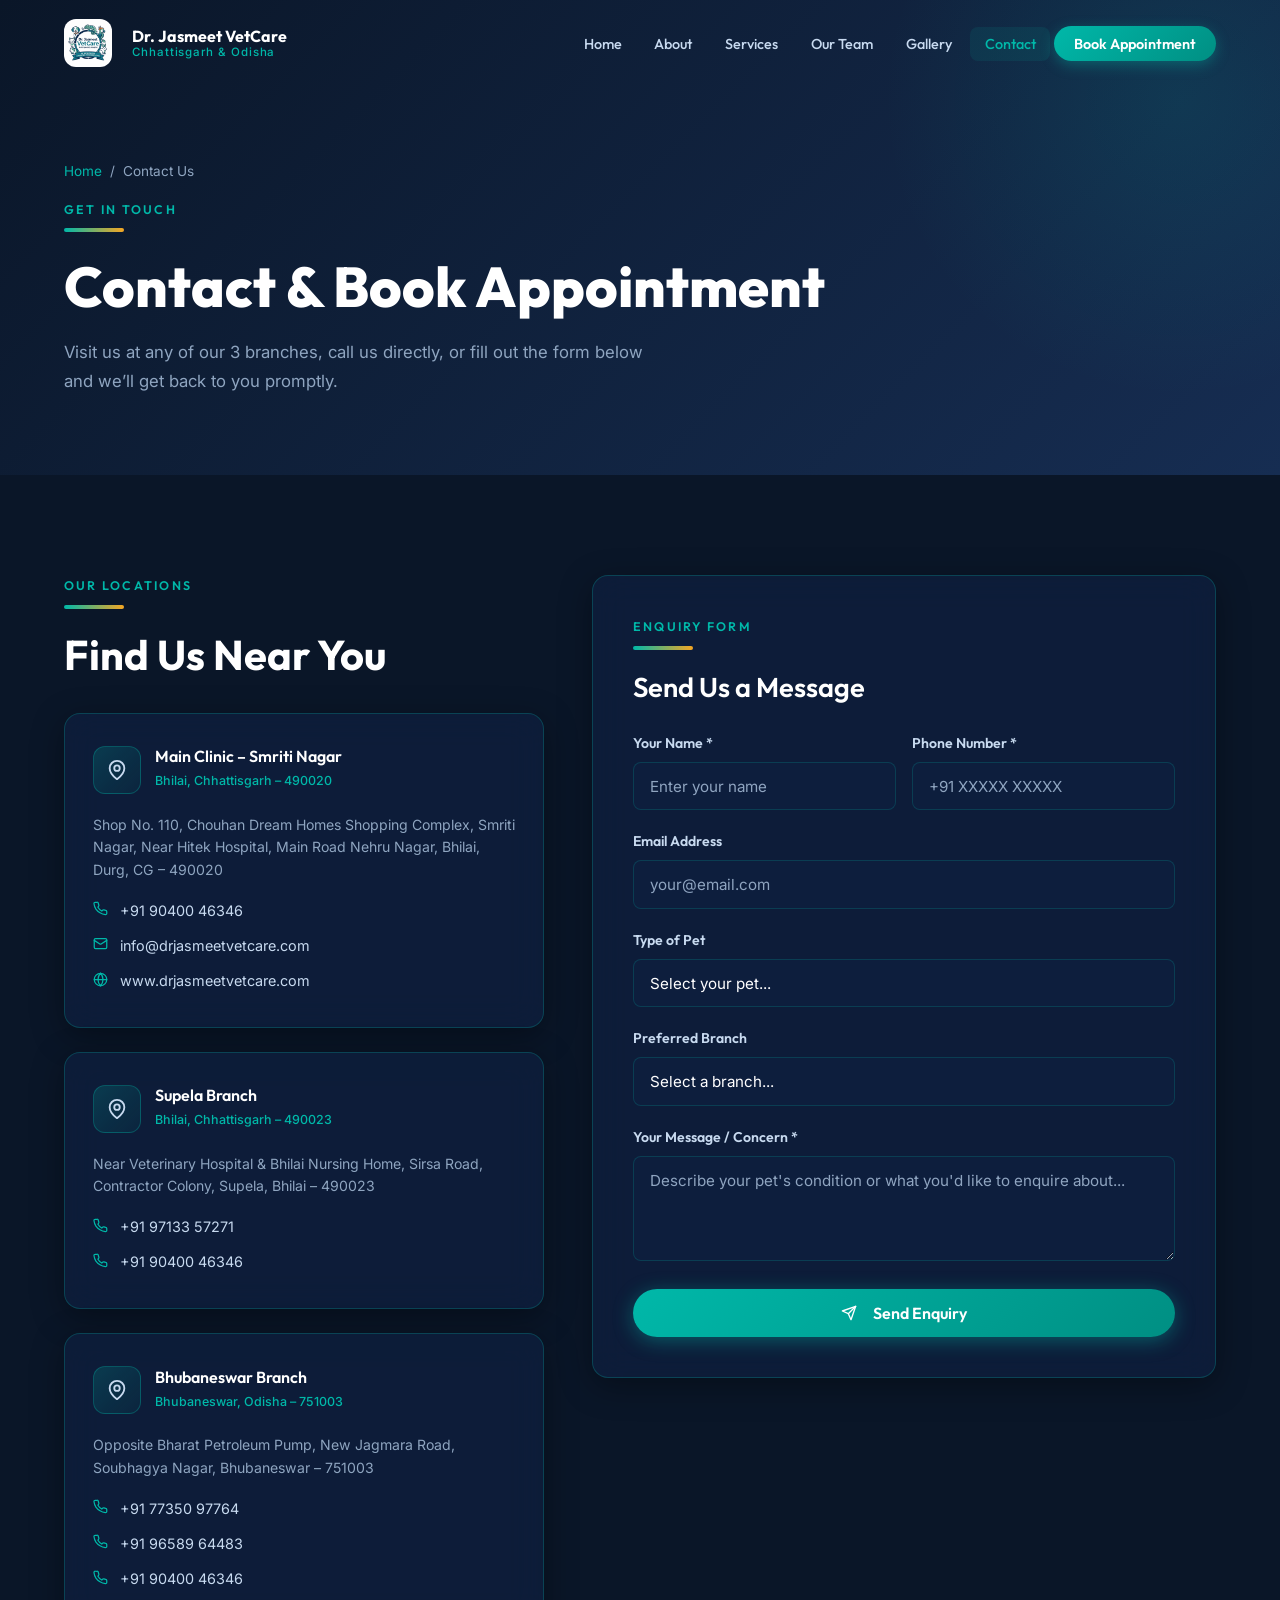
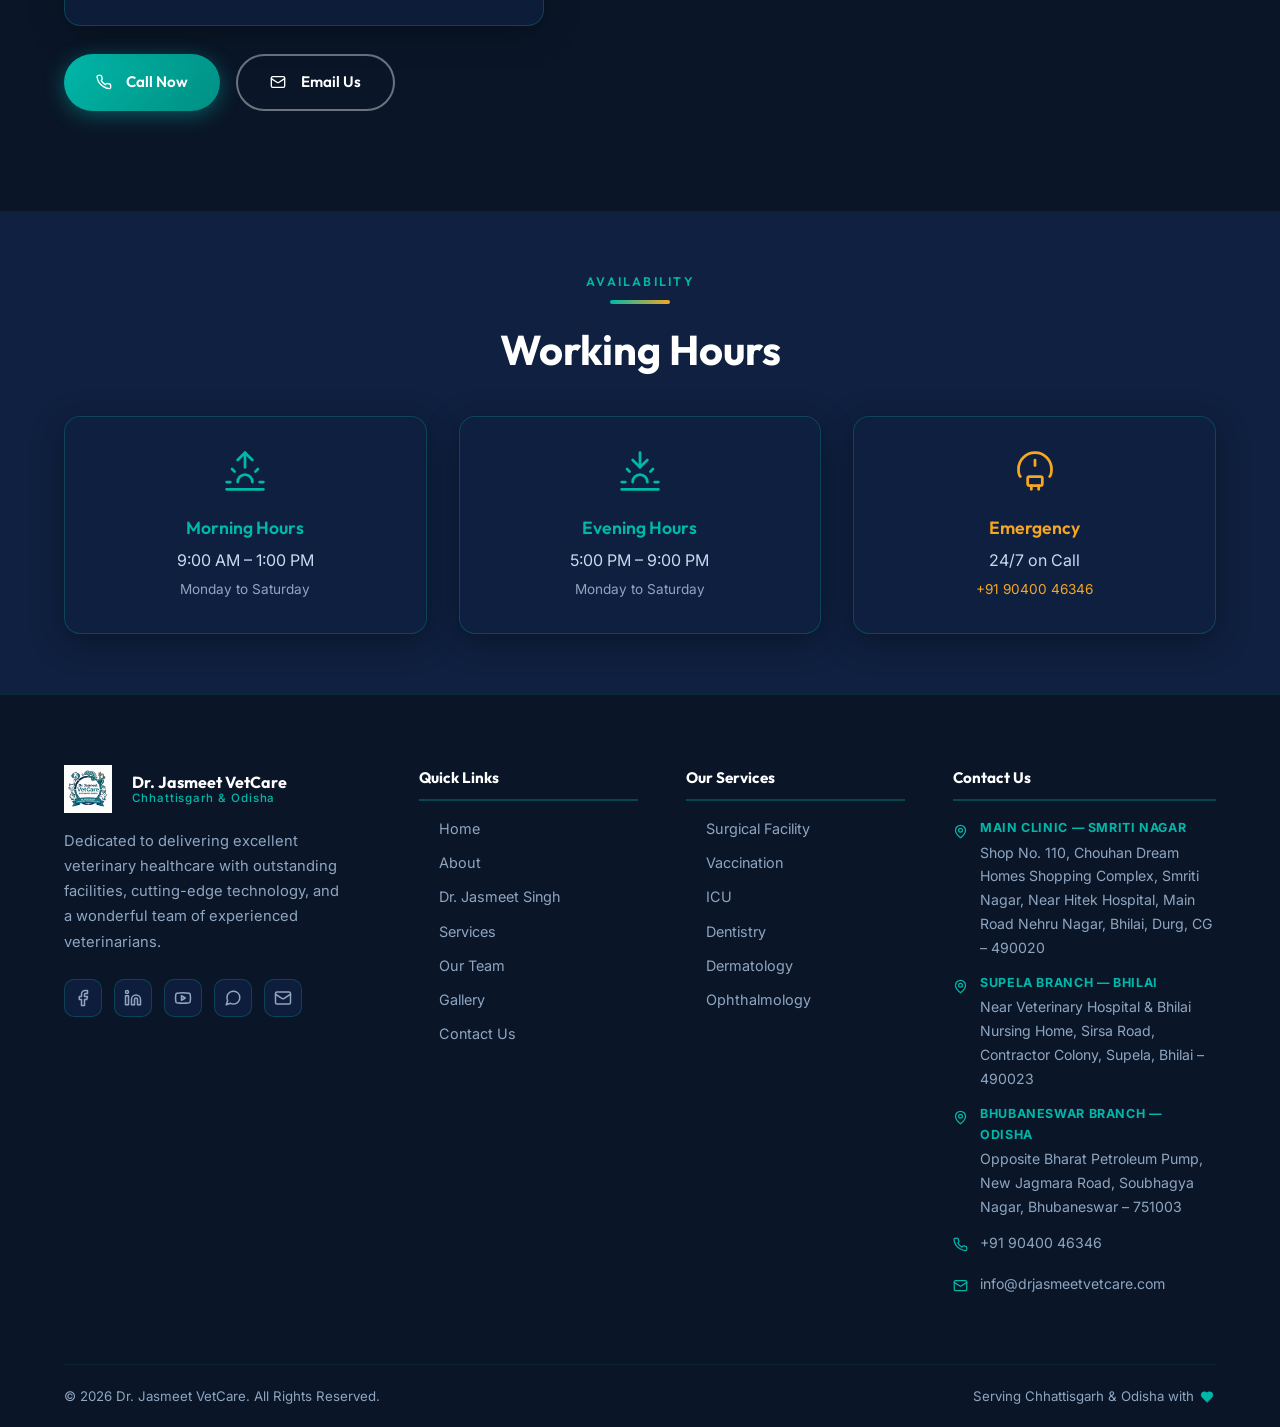
<file: drjasmeetvetcare-20260305T093715Z-1-001/drjasmeetvetcare/contact.html>
﻿<!DOCTYPE html>
<html lang="en">

<head>
    <meta charset="UTF-8" />
    <meta name="viewport" content="width=device-width, initial-scale=1.0" />
    <title>Contact Us | Dr. Jasmeet VetCare &ndash; Book an Appointment</title>
    <meta name="description"
        content="Contact Dr. Jasmeet VetCare at our 3 branches in Bhilai & Bhubaneswar. Book appointments, call, or enquire online. Serving pets across Chhattisgarh & Odisha." />
    <link rel="stylesheet" href="css/style.css" />
    <link rel="icon"
        href="data:image/svg+xml,<svg xmlns='http://www.w3.org/2000/svg' viewBox='0 0 100 100'><text y='.9em' font-size='90'>🐾</text></svg>" />
</head>

<body>

    <!-- NAVBAR -->
    <nav class="navbar" id="navbar">
        <div class="container">
            <a class="nav-brand" href="index.html">
                <img src="images/logo.png" style="height:48px; width:auto; margin-right: 0.5rem;" class="nav-logo"
                    alt="Dr. Jasmeet VetCare Logo" />
                <div class="nav-brand-text">
                    <span class="nav-brand-name">Dr. Jasmeet VetCare</span>
                    <span class="nav-brand-sub">Chhattisgarh &amp; Odisha</span>
                </div>
            </a>
            <ul class="nav-menu" id="navMenu">
                <li><a class="nav-link" href="index.html">Home</a></li>
                <li class="nav-dropdown">
                    <a class="nav-link" href="#">About</a>
                    <div class="nav-dropdown-menu">
                        <a href="about.html">About</a>
                        <a href="doctor.html">Dr. Jasmeet Singh</a>
                    </div>
                </li>
                <li><a class="nav-link" href="services.html">Services</a></li>
                <li><a class="nav-link" href="team.html">Our Team</a></li>
                <li><a class="nav-link" href="gallery.html">Gallery</a></li>
                <li><a class="nav-link active" href="contact.html">Contact</a></li>
                <li><a class="nav-link nav-cta" href="contact.html#enquiry">Book Appointment</a></li>
            </ul>
            <div class="hamburger" id="hamburger"><span></span><span></span><span></span></div>
        </div>
    </nav>

    <!-- PAGE HERO -->
    <section class="page-hero">
        <div class="container">
            <div class="page-hero-breadcrumb"><a href="index.html">Home</a> / <span>Contact Us</span></div>
            <span class="section-label">Get in Touch</span>
            <div class="accent-line"></div>
            <h1>Contact &amp; Book Appointment</h1>
            <p class="section-desc" style="margin-top:1rem;">Visit us at any of our 3 branches, call us directly, or
                fill out the form below and we&rsquo;ll get back to you promptly.</p>
        </div>
    </section>

    <!-- CONTACT SECTION -->
    <section class="section-pad bg-dark">
        <div class="container contact-grid">

            <!-- LEFT: Branch info -->
            <div class="fade-up">
                <span class="section-label">Our Locations</span>
                <div class="accent-line"></div>
                <h2 style="margin-bottom:2rem;">Find Us Near You</h2>

                <!-- Branch 1: Main Clinic -->
                <div class="branch-card glass-card" style="margin-bottom:1.5rem;">
                    <div class="branch-head">
                        <div class="branch-icon">
                            <svg xmlns="http://www.w3.org/2000/svg" width="22" height="22" viewBox="0 0 24 24"
                                fill="none" stroke="currentColor" stroke-width="2" stroke-linecap="round"
                                stroke-linejoin="round">
                                <path d="M20 10c0 6-8 12-8 12S4 16 4 10a8 8 0 1 1 16 0Z" />
                                <circle cx="12" cy="10" r="3" />
                            </svg>
                        </div>
                        <div>
                            <h4>Main Clinic &ndash; Smriti Nagar</h4>
                            <span class="branch-subtitle">Bhilai, Chhattisgarh &ndash; 490020</span>
                        </div>
                    </div>
                    <p style="font-size:0.88rem; color:var(--text-muted); margin:0.5rem 0 1rem; line-height:1.6;">
                        Shop No. 110, Chouhan Dream Homes Shopping Complex, Smriti Nagar, Near Hitek Hospital, Main Road
                        Nehru Nagar, Bhilai, Durg, CG &ndash; 490020
                    </p>
                    <div class="branch-info">
                        <div class="branch-row">
                            <span class="branch-icon-sm">
                                <svg xmlns="http://www.w3.org/2000/svg" width="15" height="15" viewBox="0 0 24 24"
                                    fill="none" stroke="currentColor" stroke-width="2" stroke-linecap="round"
                                    stroke-linejoin="round">
                                    <path
                                        d="M22 16.92v3a2 2 0 0 1-2.18 2 19.79 19.79 0 0 1-8.63-3.07A19.5 19.5 0 0 1 4.69 13 19.79 19.79 0 0 1 1.61 4.37 2 2 0 0 1 3.58 2h3a2 2 0 0 1 2 1.72c.127.96.361 1.903.7 2.81a2 2 0 0 1-.45 2.11L7.91 9.91a16 16 0 0 0 6.13 6.13l1.27-1.27a2 2 0 0 1 2.11-.45c.907.339 1.85.573 2.81.7A2 2 0 0 1 22 16.92z" />
                                </svg>
                            </span>
                            <a href="tel:9040046346">+91 90400 46346</a>
                        </div>
                        <div class="branch-row">
                            <span class="branch-icon-sm">
                                <svg xmlns="http://www.w3.org/2000/svg" width="15" height="15" viewBox="0 0 24 24"
                                    fill="none" stroke="currentColor" stroke-width="2" stroke-linecap="round"
                                    stroke-linejoin="round">
                                    <rect width="20" height="16" x="2" y="4" rx="2" />
                                    <path d="m22 7-8.97 5.7a1.94 1.94 0 0 1-2.06 0L2 7" />
                                </svg>
                            </span>
                            <a href="mailto:info@drjasmeetvetcare.com" id="contactEmailLink" title="Click to copy email"
                                style="cursor:pointer;" onclick="(function(e){
                                   e.preventDefault();
                                   navigator.clipboard.writeText('info@drjasmeetvetcare.com').then(function(){
                                       var t=document.getElementById('emailCopyToast');
                                       if(!t){
                                           t=document.createElement('div');
                                           t.id='emailCopyToast';
                                           t.style.cssText='position:fixed;bottom:2rem;left:50%;transform:translateX(-50%) translateY(20px);background:var(--teal,#00b8a9);color:#fff;padding:0.65rem 1.4rem;border-radius:50px;font-size:0.88rem;font-weight:600;font-family:Outfit,sans-serif;display:flex;align-items:center;gap:0.5rem;box-shadow:0 8px 28px rgba(0,0,0,0.3);opacity:0;transition:opacity 0.25s ease,transform 0.25s ease;z-index:9999;pointer-events:none;';
                                           t.innerHTML='<svg xmlns=&quot;http://www.w3.org/2000/svg&quot; width=&quot;15&quot; height=&quot;15&quot; viewBox=&quot;0 0 24 24&quot; fill=&quot;none&quot; stroke=&quot;currentColor&quot; stroke-width=&quot;2.5&quot; stroke-linecap=&quot;round&quot; stroke-linejoin=&quot;round&quot;><circle cx=&quot;12&quot; cy=&quot;12&quot; r=&quot;10&quot;/><path d=&quot;m9 12 2 2 4-4&quot;/></svg> Email copied!';
                                           document.body.appendChild(t);
                                       }
                                       requestAnimationFrame(function(){t.style.opacity='1';t.style.transform='translateX(-50%) translateY(0)';});
                                       clearTimeout(t._hide);
                                       t._hide=setTimeout(function(){t.style.opacity='0';t.style.transform='translateX(-50%) translateY(10px)';},2500);
                                   });
                               })(event)">info@drjasmeetvetcare.com</a>
                        </div>
                        <div class="branch-row">
                            <span class="branch-icon-sm">
                                <svg xmlns="http://www.w3.org/2000/svg" width="15" height="15" viewBox="0 0 24 24"
                                    fill="none" stroke="currentColor" stroke-width="2" stroke-linecap="round"
                                    stroke-linejoin="round">
                                    <circle cx="12" cy="12" r="10" />
                                    <path d="M12 2a14.5 14.5 0 0 0 0 20 14.5 14.5 0 0 0 0-20" />
                                    <path d="M2 12h20" />
                                </svg>
                            </span>
                            <a href="https://www.drjasmeetvetcare.com" target="_blank"
                                rel="noopener">www.drjasmeetvetcare.com</a>
                        </div>
                    </div>
                </div>

                <!-- Branch 2: Supela -->
                <div class="branch-card glass-card" style="margin-bottom:1.5rem;">
                    <div class="branch-head">
                        <div class="branch-icon">
                            <svg xmlns="http://www.w3.org/2000/svg" width="22" height="22" viewBox="0 0 24 24"
                                fill="none" stroke="currentColor" stroke-width="2" stroke-linecap="round"
                                stroke-linejoin="round">
                                <path d="M20 10c0 6-8 12-8 12S4 16 4 10a8 8 0 1 1 16 0Z" />
                                <circle cx="12" cy="10" r="3" />
                            </svg>
                        </div>
                        <div>
                            <h4>Supela Branch</h4>
                            <span class="branch-subtitle">Bhilai, Chhattisgarh &ndash; 490023</span>
                        </div>
                    </div>
                    <p style="font-size:0.88rem; color:var(--text-muted); margin:0.5rem 0 1rem; line-height:1.6;">
                        Near Veterinary Hospital &amp; Bhilai Nursing Home, Sirsa Road, Contractor Colony, Supela,
                        Bhilai &ndash; 490023
                    </p>
                    <div class="branch-info">
                        <div class="branch-row">
                            <span class="branch-icon-sm">
                                <svg xmlns="http://www.w3.org/2000/svg" width="15" height="15" viewBox="0 0 24 24"
                                    fill="none" stroke="currentColor" stroke-width="2" stroke-linecap="round"
                                    stroke-linejoin="round">
                                    <path
                                        d="M22 16.92v3a2 2 0 0 1-2.18 2 19.79 19.79 0 0 1-8.63-3.07A19.5 19.5 0 0 1 4.69 13 19.79 19.79 0 0 1 1.61 4.37 2 2 0 0 1 3.58 2h3a2 2 0 0 1 2 1.72c.127.96.361 1.903.7 2.81a2 2 0 0 1-.45 2.11L7.91 9.91a16 16 0 0 0 6.13 6.13l1.27-1.27a2 2 0 0 1 2.11-.45c.907.339 1.85.573 2.81.7A2 2 0 0 1 22 16.92z" />
                                </svg>
                            </span>
                            <a href="tel:9713357271">+91 97133 57271</a>
                        </div>
                        <div class="branch-row">
                            <span class="branch-icon-sm">
                                <svg xmlns="http://www.w3.org/2000/svg" width="15" height="15" viewBox="0 0 24 24"
                                    fill="none" stroke="currentColor" stroke-width="2" stroke-linecap="round"
                                    stroke-linejoin="round">
                                    <path
                                        d="M22 16.92v3a2 2 0 0 1-2.18 2 19.79 19.79 0 0 1-8.63-3.07A19.5 19.5 0 0 1 4.69 13 19.79 19.79 0 0 1 1.61 4.37 2 2 0 0 1 3.58 2h3a2 2 0 0 1 2 1.72c.127.96.361 1.903.7 2.81a2 2 0 0 1-.45 2.11L7.91 9.91a16 16 0 0 0 6.13 6.13l1.27-1.27a2 2 0 0 1 2.11-.45c.907.339 1.85.573 2.81.7A2 2 0 0 1 22 16.92z" />
                                </svg>
                            </span>
                            <a href="tel:9040046346">+91 90400 46346</a>
                        </div>
                    </div>
                </div>

                <!-- Branch 3: Bhubaneswar -->
                <div class="branch-card glass-card">
                    <div class="branch-head">
                        <div class="branch-icon">
                            <svg xmlns="http://www.w3.org/2000/svg" width="22" height="22" viewBox="0 0 24 24"
                                fill="none" stroke="currentColor" stroke-width="2" stroke-linecap="round"
                                stroke-linejoin="round">
                                <path d="M20 10c0 6-8 12-8 12S4 16 4 10a8 8 0 1 1 16 0Z" />
                                <circle cx="12" cy="10" r="3" />
                            </svg>
                        </div>
                        <div>
                            <h4>Bhubaneswar Branch</h4>
                            <span class="branch-subtitle">Bhubaneswar, Odisha &ndash; 751003</span>
                        </div>
                    </div>
                    <p style="font-size:0.88rem; color:var(--text-muted); margin:0.5rem 0 1rem; line-height:1.6;">
                        Opposite Bharat Petroleum Pump, New Jagmara Road, Soubhagya Nagar, Bhubaneswar &ndash; 751003
                    </p>
                    <div class="branch-info">
                        <div class="branch-row">
                            <span class="branch-icon-sm">
                                <svg xmlns="http://www.w3.org/2000/svg" width="15" height="15" viewBox="0 0 24 24"
                                    fill="none" stroke="currentColor" stroke-width="2" stroke-linecap="round"
                                    stroke-linejoin="round">
                                    <path
                                        d="M22 16.92v3a2 2 0 0 1-2.18 2 19.79 19.79 0 0 1-8.63-3.07A19.5 19.5 0 0 1 4.69 13 19.79 19.79 0 0 1 1.61 4.37 2 2 0 0 1 3.58 2h3a2 2 0 0 1 2 1.72c.127.96.361 1.903.7 2.81a2 2 0 0 1-.45 2.11L7.91 9.91a16 16 0 0 0 6.13 6.13l1.27-1.27a2 2 0 0 1 2.11-.45c.907.339 1.85.573 2.81.7A2 2 0 0 1 22 16.92z" />
                                </svg>
                            </span>
                            <a href="tel:7735097764">+91 77350 97764</a>
                        </div>
                        <div class="branch-row">
                            <span class="branch-icon-sm">
                                <svg xmlns="http://www.w3.org/2000/svg" width="15" height="15" viewBox="0 0 24 24"
                                    fill="none" stroke="currentColor" stroke-width="2" stroke-linecap="round"
                                    stroke-linejoin="round">
                                    <path
                                        d="M22 16.92v3a2 2 0 0 1-2.18 2 19.79 19.79 0 0 1-8.63-3.07A19.5 19.5 0 0 1 4.69 13 19.79 19.79 0 0 1 1.61 4.37 2 2 0 0 1 3.58 2h3a2 2 0 0 1 2 1.72c.127.96.361 1.903.7 2.81a2 2 0 0 1-.45 2.11L7.91 9.91a16 16 0 0 0 6.13 6.13l1.27-1.27a2 2 0 0 1 2.11-.45c.907.339 1.85.573 2.81.7A2 2 0 0 1 22 16.92z" />
                                </svg>
                            </span>
                            <a href="tel:9658964483">+91 96589 64483</a>
                        </div>
                        <div class="branch-row">
                            <span class="branch-icon-sm">
                                <svg xmlns="http://www.w3.org/2000/svg" width="15" height="15" viewBox="0 0 24 24"
                                    fill="none" stroke="currentColor" stroke-width="2" stroke-linecap="round"
                                    stroke-linejoin="round">
                                    <path
                                        d="M22 16.92v3a2 2 0 0 1-2.18 2 19.79 19.79 0 0 1-8.63-3.07A19.5 19.5 0 0 1 4.69 13 19.79 19.79 0 0 1 1.61 4.37 2 2 0 0 1 3.58 2h3a2 2 0 0 1 2 1.72c.127.96.361 1.903.7 2.81a2 2 0 0 1-.45 2.11L7.91 9.91a16 16 0 0 0 6.13 6.13l1.27-1.27a2 2 0 0 1 2.11-.45c.907.339 1.85.573 2.81.7A2 2 0 0 1 22 16.92z" />
                                </svg>
                            </span>
                            <a href="tel:9040046346">+91 90400 46346</a>
                        </div>
                    </div>
                </div>

                <!-- Quick Contact Pills -->
                <div style="display:flex; flex-wrap:wrap; gap:1rem; margin-top:1.75rem;">
                    <a href="tel:9040046346" class="btn btn-primary">
                        <svg xmlns="http://www.w3.org/2000/svg" width="16" height="16" viewBox="0 0 24 24" fill="none"
                            stroke="currentColor" stroke-width="2" stroke-linecap="round" stroke-linejoin="round"
                            style="margin-right:0.4rem; vertical-align:middle;">
                            <path
                                d="M22 16.92v3a2 2 0 0 1-2.18 2 19.79 19.79 0 0 1-8.63-3.07A19.5 19.5 0 0 1 4.69 13 19.79 19.79 0 0 1 1.61 4.37 2 2 0 0 1 3.58 2h3a2 2 0 0 1 2 1.72c.127.96.361 1.903.7 2.81a2 2 0 0 1-.45 2.11L7.91 9.91a16 16 0 0 0 6.13 6.13l1.27-1.27a2 2 0 0 1 2.11-.45c.907.339 1.85.573 2.81.7A2 2 0 0 1 22 16.92z" />
                        </svg>
                        Call Now
                    </a>
                    <a href="mailto:info@drjasmeetvetcare.com" class="btn btn-outline" title="Click to copy email"
                        onclick="(function(e){
                           e.preventDefault();
                           navigator.clipboard.writeText('info@drjasmeetvetcare.com').then(function(){
                               var t=document.getElementById('emailCopyToast');
                               if(!t){
                                   t=document.createElement('div');
                                   t.id='emailCopyToast';
                                   t.style.cssText='position:fixed;bottom:2rem;left:50%;transform:translateX(-50%) translateY(20px);background:var(--teal,#00b8a9);color:#fff;padding:0.65rem 1.4rem;border-radius:50px;font-size:0.88rem;font-weight:600;font-family:Outfit,sans-serif;display:flex;align-items:center;gap:0.5rem;box-shadow:0 8px 28px rgba(0,0,0,0.3);opacity:0;transition:opacity 0.25s ease,transform 0.25s ease;z-index:9999;pointer-events:none;';
                                   t.innerHTML='<svg xmlns=&quot;http://www.w3.org/2000/svg&quot; width=&quot;15&quot; height=&quot;15&quot; viewBox=&quot;0 0 24 24&quot; fill=&quot;none&quot; stroke=&quot;currentColor&quot; stroke-width=&quot;2.5&quot; stroke-linecap=&quot;round&quot; stroke-linejoin=&quot;round&quot;><circle cx=&quot;12&quot; cy=&quot;12&quot; r=&quot;10&quot;/><path d=&quot;m9 12 2 2 4-4&quot;/></svg> Email copied!';
                                   document.body.appendChild(t);
                               }
                               requestAnimationFrame(function(){t.style.opacity='1';t.style.transform='translateX(-50%) translateY(0)';});
                               clearTimeout(t._hide);
                               t._hide=setTimeout(function(){t.style.opacity='0';t.style.transform='translateX(-50%) translateY(10px)';},2500);
                           });
                       })(event)">
                        <svg xmlns="http://www.w3.org/2000/svg" width="16" height="16" viewBox="0 0 24 24" fill="none"
                            stroke="currentColor" stroke-width="2" stroke-linecap="round" stroke-linejoin="round"
                            style="margin-right:0.4rem; vertical-align:middle;">
                            <rect width="20" height="16" x="2" y="4" rx="2" />
                            <path d="m22 7-8.97 5.7a1.94 1.94 0 0 1-2.06 0L2 7" />
                        </svg>
                        Email Us
                    </a>
                </div>
            </div>

            <!-- RIGHT: Enquiry Form -->
            <div class="fade-up delay-1">
                <div id="enquiry" class="contact-form glass-card">
                    <span class="section-label">Enquiry Form</span>
                    <div class="accent-line"></div>
                    <h3 style="margin-bottom:1.75rem;">Send Us a Message</h3>
                    <form id="contactForm" onsubmit="handleFormSubmit(event)">
                        <div style="display:grid; grid-template-columns:1fr 1fr; gap:1rem;">
                            <div class="form-group">
                                <label for="name">Your Name *</label>
                                <input type="text" id="name" placeholder="Enter your name" required />
                            </div>
                            <div class="form-group">
                                <label for="phone">Phone Number *</label>
                                <input type="tel" id="phone" placeholder="+91 XXXXX XXXXX" required />
                            </div>
                        </div>
                        <div class="form-group">
                            <label for="email">Email Address</label>
                            <input type="email" id="email" placeholder="your@email.com" />
                        </div>
                        <div class="form-group">
                            <label for="petType">Type of Pet</label>
                            <select id="petType">
                                <option value="">Select your pet...</option>
                                <option>Dog</option>
                                <option>Cat</option>
                                <option>Bird</option>
                                <option>Rabbit</option>
                                <option>Reptile</option>
                                <option>Other</option>
                            </select>
                        </div>
                        <div class="form-group">
                            <label for="branch">Preferred Branch</label>
                            <select id="branch">
                                <option value="">Select a branch...</option>
                                <option>Main Clinic &ndash; Smriti Nagar, Bhilai</option>
                                <option>Supela Branch &ndash; Bhilai</option>
                                <option>Bhubaneswar Branch</option>
                                <option>Online Consultation</option>
                            </select>
                        </div>
                        <div class="form-group">
                            <label for="message">Your Message / Concern *</label>
                            <textarea id="message" rows="4"
                                placeholder="Describe your pet's condition or what you'd like to enquire about..."
                                required></textarea>
                        </div>
                        <button type="submit" class="btn btn-primary"
                            style="width:100%; justify-content:center; font-size:1rem;">
                            <svg xmlns="http://www.w3.org/2000/svg" width="16" height="16" viewBox="0 0 24 24"
                                fill="none" stroke="currentColor" stroke-width="2" stroke-linecap="round"
                                stroke-linejoin="round" style="margin-right:0.5rem; vertical-align:middle;">
                                <path d="m22 2-7 20-4-9-9-4Z" />
                                <path d="M22 2 11 13" />
                            </svg>
                            Send Enquiry
                        </button>
                    </form>
                    <div id="formSuccess" style="display:none; text-align:center; padding:1.5rem;">
                        <div style="margin-bottom:1rem;">
                            <svg xmlns="http://www.w3.org/2000/svg" width="56" height="56" viewBox="0 0 24 24"
                                fill="none" stroke="currentColor" stroke-width="1.5" stroke-linecap="round"
                                stroke-linejoin="round" style="color:var(--teal);">
                                <circle cx="12" cy="12" r="10" />
                                <path d="m9 12 2 2 4-4" />
                            </svg>
                        </div>
                        <h4 style="color:var(--teal); margin-bottom:0.5rem;">Message Sent!</h4>
                        <p style="color:var(--text-muted);">Thank you for reaching out. Our team will contact you
                            shortly.</p>
                    </div>
                </div>
            </div>
        </div>
    </section>

    <!-- WORKING HOURS -->
    <section class="section-pad-sm bg-mid">
        <div class="container">
            <div class="text-center fade-up" style="margin-bottom:2.5rem;">
                <span class="section-label">Availability</span>
                <div class="accent-line center"></div>
                <h2>Working Hours</h2>
            </div>
            <div class="grid-3 fade-up delay-1">
                <div class="glass-card" style="padding:2rem; text-align:center;">
                    <div style="margin-bottom:1rem;">
                        <svg xmlns="http://www.w3.org/2000/svg" width="44" height="44" viewBox="0 0 24 24" fill="none"
                            stroke="currentColor" stroke-width="1.5" stroke-linecap="round" stroke-linejoin="round"
                            style="color:var(--teal);">
                            <path d="M12 2v8" />
                            <path d="m4.93 10.93 1.41 1.41" />
                            <path d="M2 18h2" />
                            <path d="M20 18h2" />
                            <path d="m19.07 10.93-1.41 1.41" />
                            <path d="M22 22H2" />
                            <path d="m8 6 4-4 4 4" />
                            <path d="M16 18a4 4 0 0 0-8 0" />
                        </svg>
                    </div>
                    <h4 style="margin-bottom:0.5rem; color:var(--teal);">Morning Hours</h4>
                    <p>9:00 AM &ndash; 1:00 PM</p>
                    <p style="font-size:0.85rem; color:var(--text-muted); margin-top:0.25rem;">Monday to Saturday</p>
                </div>
                <div class="glass-card" style="padding:2rem; text-align:center;">
                    <div style="margin-bottom:1rem;">
                        <svg xmlns="http://www.w3.org/2000/svg" width="44" height="44" viewBox="0 0 24 24" fill="none"
                            stroke="currentColor" stroke-width="1.5" stroke-linecap="round" stroke-linejoin="round"
                            style="color:var(--teal);">
                            <path d="M12 10V2" />
                            <path d="m4.93 10.93 1.41 1.41" />
                            <path d="M2 18h2" />
                            <path d="M20 18h2" />
                            <path d="m19.07 10.93-1.41 1.41" />
                            <path d="M22 22H2" />
                            <path d="m16 6-4 4-4-4" />
                            <path d="M16 18a4 4 0 0 0-8 0" />
                        </svg>
                    </div>
                    <h4 style="margin-bottom:0.5rem; color:var(--teal);">Evening Hours</h4>
                    <p>5:00 PM &ndash; 9:00 PM</p>
                    <p style="font-size:0.85rem; color:var(--text-muted); margin-top:0.25rem;">Monday to Saturday</p>
                </div>
                <div class="glass-card" style="padding:2rem; text-align:center;">
                    <div style="margin-bottom:1rem;">
                        <svg xmlns="http://www.w3.org/2000/svg" width="44" height="44" viewBox="0 0 24 24" fill="none"
                            stroke="currentColor" stroke-width="1.5" stroke-linecap="round" stroke-linejoin="round"
                            style="color:var(--gold);">
                            <path d="M4 15s-1-1-1-4a9 9 0 0 1 18 0c0 3-1 4-1 4" />
                            <line x1="12" y1="6" x2="12" y2="9" />
                            <rect x="8" y="15" width="8" height="5" rx="1" />
                            <path d="M10 20v2" />
                            <path d="M14 20v2" />
                        </svg>
                    </div>
                    <h4 style="margin-bottom:0.5rem; color:var(--gold);">Emergency</h4>
                    <p>24/7 on Call</p>
                    <p style="font-size:0.85rem; color:var(--text-muted); margin-top:0.25rem;"><a href="tel:9040046346"
                            style="color:var(--gold);">+91 90400 46346</a></p>
                </div>
            </div>
        </div>
    </section>

    <!-- FOOTER -->
    <script src="js/footer.js"></script>
    <script src="js/main.js"></script>
</body>

</html>
</file>
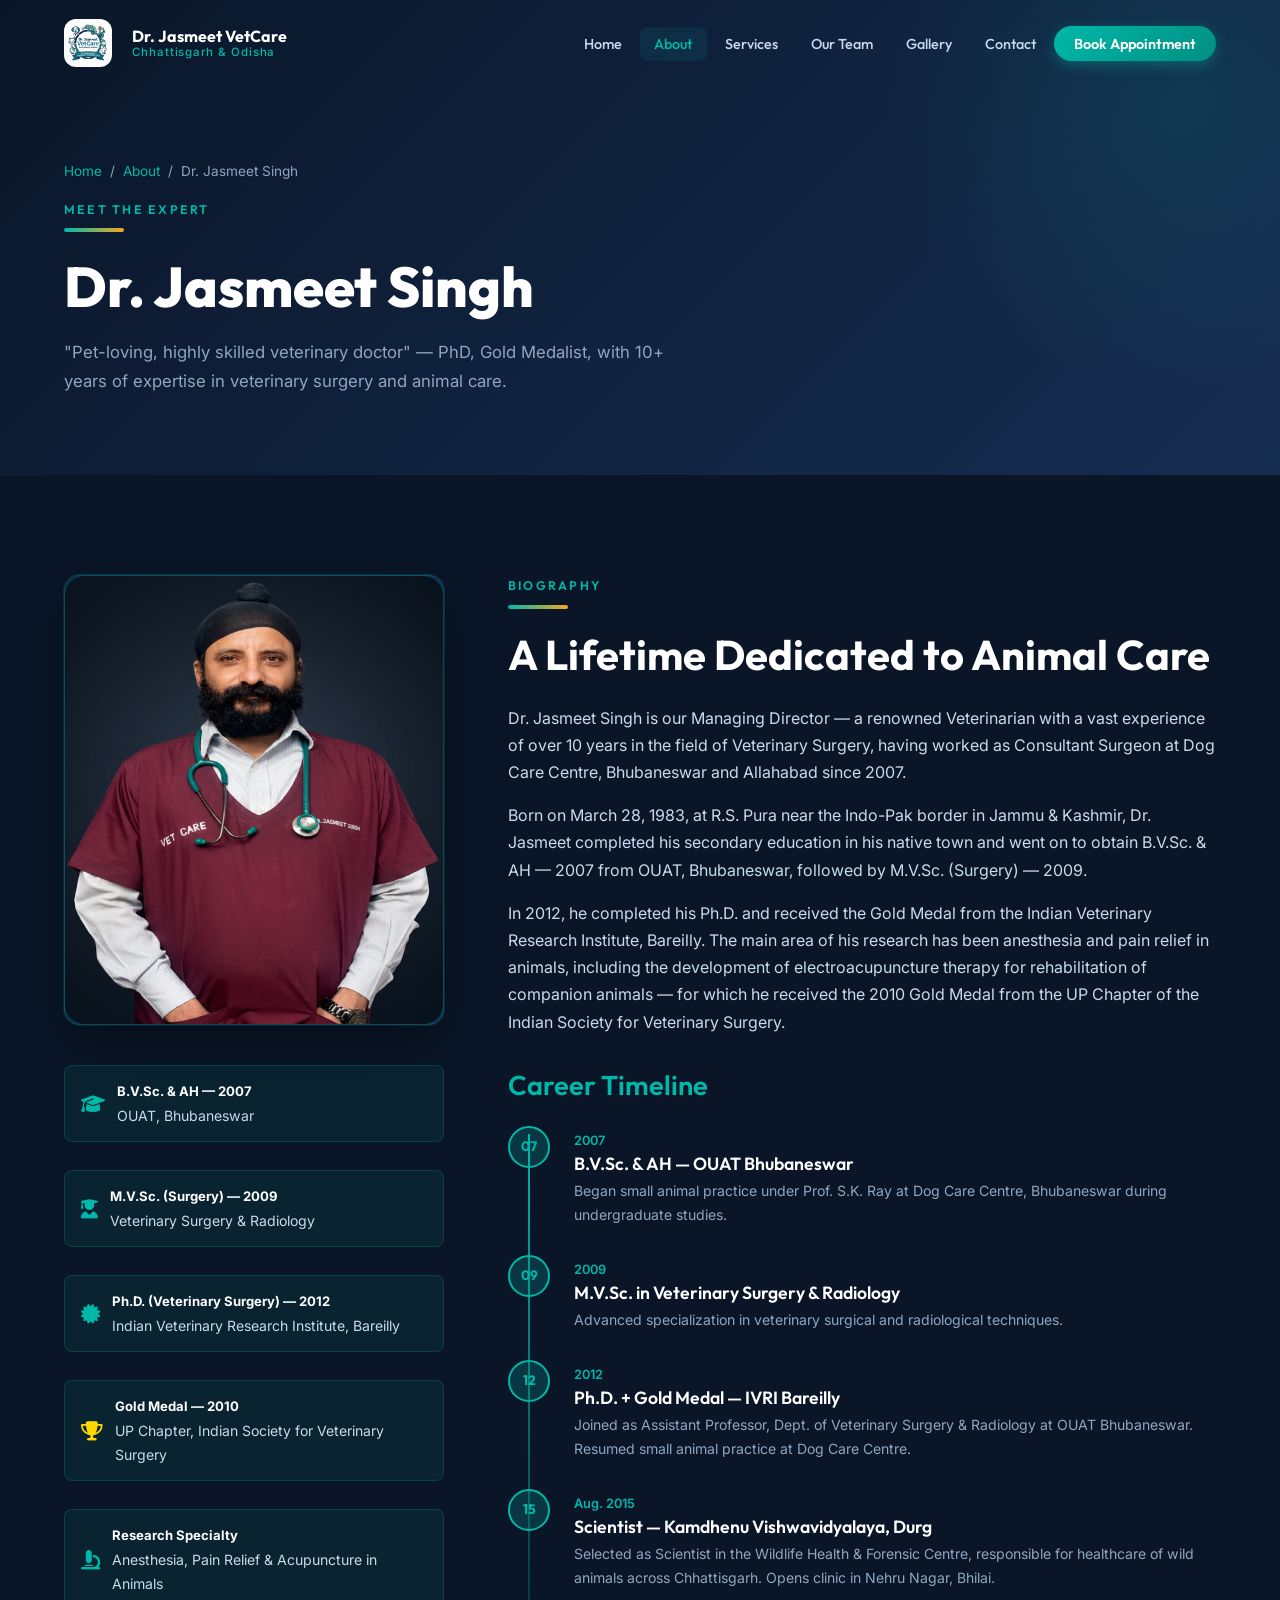
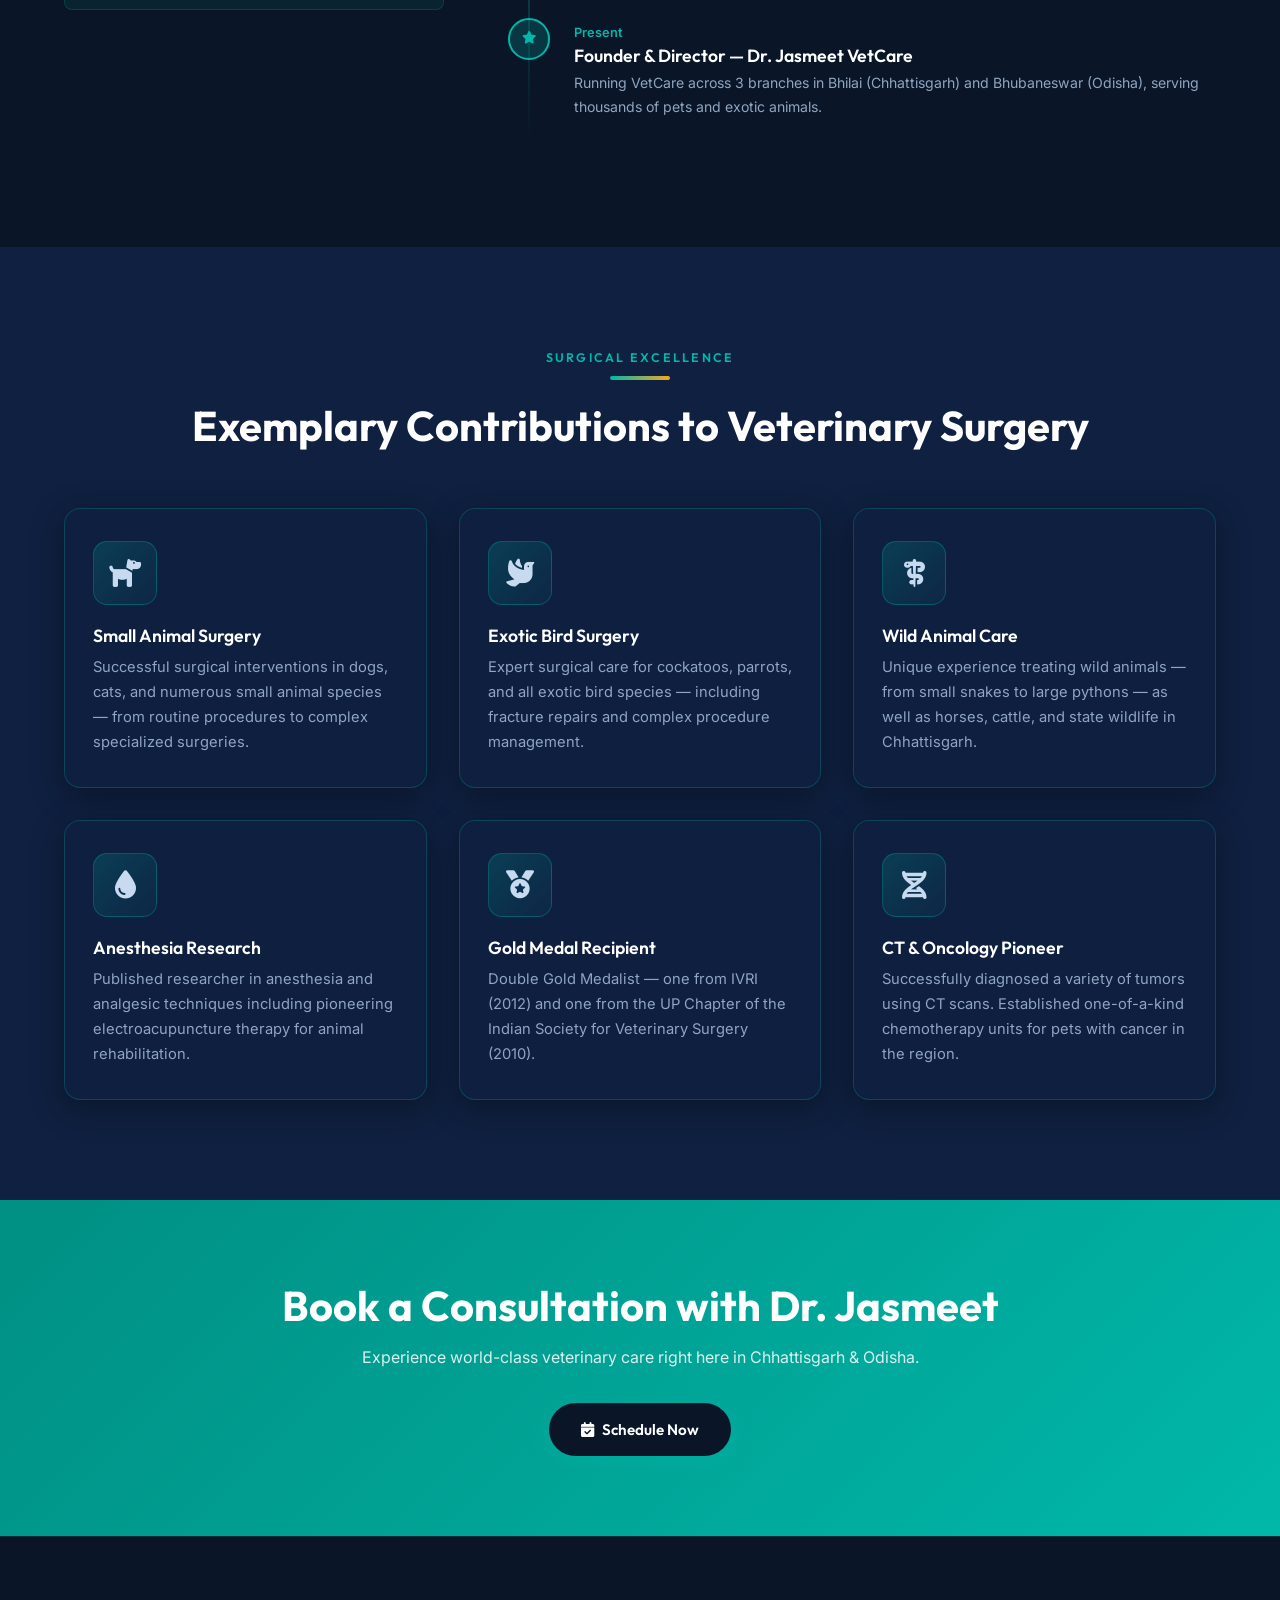
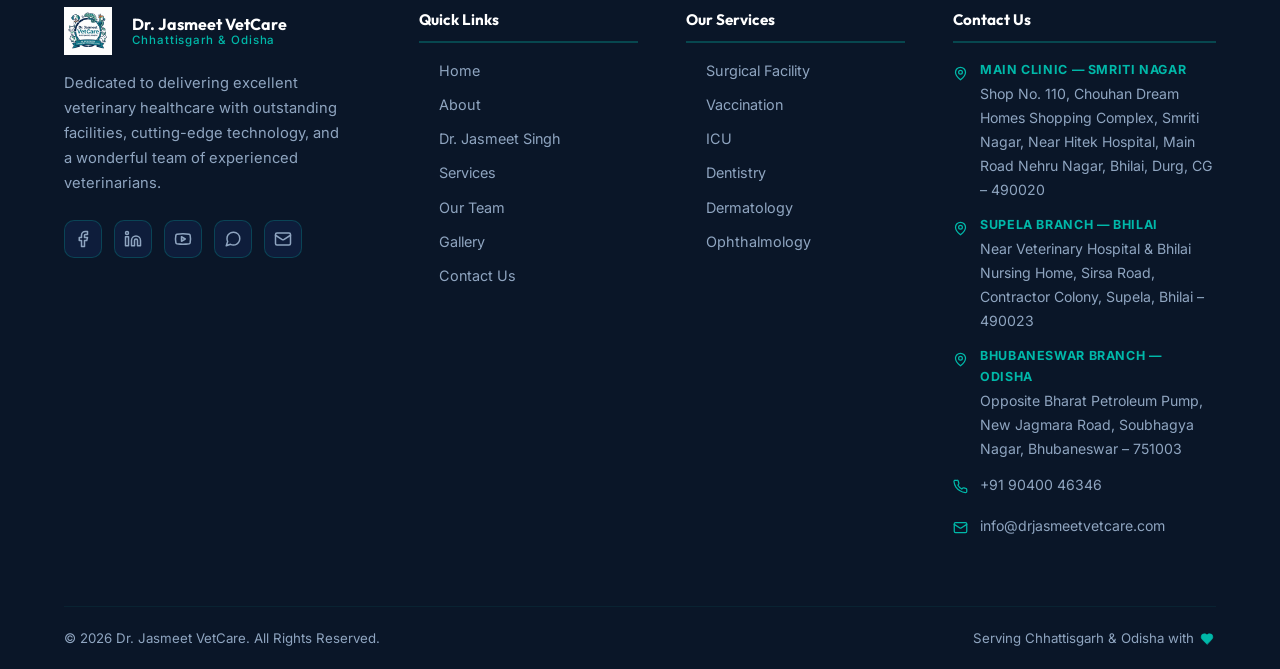
<file: drjasmeetvetcare-20260305T093715Z-1-001/drjasmeetvetcare/doctor.html>
﻿<!DOCTYPE html>
<html lang="en">

<head>
    <meta charset="UTF-8" />
    <meta name="viewport" content="width=device-width, initial-scale=1.0" />
    <title>Dr. Jasmeet Singh — PhD, Gold Medalist</title>
    <meta name="description"
        content="Meet Dr. Jasmeet Singh — PhD in Veterinary Surgery, Gold Medalist, with 10+ years of experience treating pets across Chhattisgarh & Odisha." />

    <link rel="stylesheet" href="https://cdnjs.cloudflare.com/ajax/libs/font-awesome/6.5.1/css/all.min.css" />

    <link rel="stylesheet" href="css/style.css" />

    <link rel="icon"
        href="data:image/svg+xml,<svg xmlns='http://www.w3.org/2000/svg' viewBox='0 0 100 100'><text y='.9em' font-size='90'>🐾</text></svg>" />
</head>

<body>

    <nav class="navbar" id="navbar">
        <div class="container">
            <a class="nav-brand" href="index.html">
                <img src="images/logo.png" style="height:48px; width:auto; margin-right: 0.5rem;" class="nav-logo"
                    alt="Dr. Jasmeet VetCare Logo" />
                <div class="nav-brand-text">
                    <span class="nav-brand-name">Dr. Jasmeet VetCare</span>
                    <span class="nav-brand-sub">Chhattisgarh & Odisha</span>
                </div>
            </a>
            <ul class="nav-menu" id="navMenu">
                <li><a class="nav-link" href="index.html">Home</a></li>
                <li class="nav-dropdown">
                    <a class="nav-link active" href="#">About </a>
                    <div class="nav-dropdown-menu">
                        <a href="about.html">About </a>
                        <a href="doctor.html">Dr. Jasmeet Singh</a>
                    </div>
                </li>
                <li><a class="nav-link" href="services.html">Services</a></li>
                <li><a class="nav-link" href="team.html">Our Team</a></li>
                <li><a class="nav-link" href="gallery.html">Gallery</a></li>
                <li><a class="nav-link" href="contact.html">Contact</a></li>
                <li><a class="nav-link nav-cta" href="contact.html#enquiry">Book Appointment</a></li>
            </ul>
            <div class="hamburger" id="hamburger"><span></span><span></span><span></span></div>
        </div>
    </nav>

    <section class="page-hero">
        <div class="container">
            <div class="page-hero-breadcrumb"><a href="index.html">Home</a> / <a href="about.html">About</a> / <span>Dr.
                    Jasmeet Singh</span></div>
            <span class="section-label">Meet the Expert</span>
            <div class="accent-line"></div>
            <h1>Dr. Jasmeet Singh</h1>
            <p class="section-desc" style="margin-top:1rem;">"Pet-loving, highly skilled veterinary doctor" — PhD, Gold
                Medalist, with 10+ years of expertise in veterinary surgery and animal care.</p>
        </div>
    </section>

    <section class="section-pad bg-dark">
        <div class="container">
            <div class="doctor-profile">
                <div class="doctor-img fade-up">
                    <div class="doctor-img-placeholder"
                        style="overflow: hidden; border-radius: var(--radius); height: 450px; width: 100%;">
                        <img src="drimage/dr-jasmeet-enhanced.png" alt="Dr. Jasmeet Singh"
                            style="width: 100%; height: 100%; object-fit: cover; object-position: center; display: block;">
                    </div>
                    <div style="margin-top:1.5rem; display:flex; flex-direction:column; gap:0.75rem;">
                        <div class="doctor-credential">
                            <span class="credential-icon"><i class="fa-solid fa-graduation-cap"></i></span>
                            <div class="credential-text">
                                <strong>B.V.Sc. &amp; AH — 2007</strong>
                                OUAT, Bhubaneswar
                            </div>
                        </div>
                        <div class="doctor-credential">
                            <span class="credential-icon"><i class="fa-solid fa-user-graduate"></i></span>
                            <div class="credential-text">
                                <strong>M.V.Sc. (Surgery) — 2009</strong>
                                Veterinary Surgery &amp; Radiology
                            </div>
                        </div>
                        <div class="doctor-credential">
                            <span class="credential-icon"><i class="fa-solid fa-certificate"></i></span>
                            <div class="credential-text">
                                <strong>Ph.D. (Veterinary Surgery) — 2012</strong>
                                Indian Veterinary Research Institute, Bareilly
                            </div>
                        </div>
                        <div class="doctor-credential">
                            <span class="credential-icon"><i class="fa-solid fa-trophy"
                                    style="color:#ffd700;"></i></span>
                            <div class="credential-text">
                                <strong>Gold Medal — 2010</strong>
                                UP Chapter, Indian Society for Veterinary Surgery
                            </div>
                        </div>
                        <div class="doctor-credential">
                            <span class="credential-icon"><i class="fa-solid fa-microscope"></i></span>
                            <div class="credential-text">
                                <strong>Research Specialty</strong>
                                Anesthesia, Pain Relief &amp; Acupuncture in Animals
                            </div>
                        </div>
                    </div>
                </div>

                <div class="fade-up delay-1">
                    <span class="section-label">Biography</span>
                    <div class="accent-line"></div>
                    <h2 style="margin-bottom:1.5rem;">A Lifetime Dedicated to Animal Care</h2>

                    <p style="margin-bottom:1rem;">Dr. Jasmeet Singh is our Managing Director — a renowned Veterinarian
                        with a vast experience of over 10 years in the field of Veterinary Surgery, having worked as
                        Consultant Surgeon at Dog Care Centre, Bhubaneswar and Allahabad since 2007.</p>

                    <p style="margin-bottom:1rem;">Born on March 28, 1983, at R.S. Pura near the Indo-Pak border in
                        Jammu &amp; Kashmir, Dr. Jasmeet completed his secondary education in his native town and went
                        on to obtain B.V.Sc. &amp; AH — 2007 from OUAT, Bhubaneswar, followed by M.V.Sc. (Surgery) —
                        2009.</p>

                    <p style="margin-bottom:2rem;">In 2012, he completed his Ph.D. and received the Gold Medal from the
                        Indian Veterinary Research Institute, Bareilly. The main area of his research has been
                        anesthesia and pain relief in animals, including the development of electroacupuncture therapy
                        for rehabilitation of companion animals — for which he received the 2010 Gold Medal from the UP
                        Chapter of the Indian Society for Veterinary Surgery.</p>

                    <h3 style="margin-bottom:1.5rem; color: var(--teal);">Career Timeline</h3>
                    <div class="timeline">
                        <div class="timeline-item">
                            <div class="timeline-dot">07</div>
                            <div class="timeline-content">
                                <span>2007</span>
                                <h4>B.V.Sc. &amp; AH — OUAT Bhubaneswar</h4>
                                <p>Began small animal practice under Prof. S.K. Ray at Dog Care Centre, Bhubaneswar
                                    during undergraduate studies.</p>
                            </div>
                        </div>
                        <div class="timeline-item">
                            <div class="timeline-dot">09</div>
                            <div class="timeline-content">
                                <span>2009</span>
                                <h4>M.V.Sc. in Veterinary Surgery &amp; Radiology</h4>
                                <p>Advanced specialization in veterinary surgical and radiological techniques.</p>
                            </div>
                        </div>
                        <div class="timeline-item">
                            <div class="timeline-dot">12</div>
                            <div class="timeline-content">
                                <span>2012</span>
                                <h4>Ph.D. + Gold Medal — IVRI Bareilly</h4>
                                <p>Joined as Assistant Professor, Dept. of Veterinary Surgery &amp; Radiology at OUAT
                                    Bhubaneswar. Resumed small animal practice at Dog Care Centre.</p>
                            </div>
                        </div>
                        <div class="timeline-item">
                            <div class="timeline-dot">15</div>
                            <div class="timeline-content">
                                <span>Aug. 2015</span>
                                <h4>Scientist — Kamdhenu Vishwavidyalaya, Durg</h4>
                                <p>Selected as Scientist in the Wildlife Health &amp; Forensic Centre, responsible for
                                    healthcare of wild animals across Chhattisgarh. Opens clinic in Nehru Nagar, Bhilai.
                                </p>
                            </div>
                        </div>
                        <div class="timeline-item">
                            <div class="timeline-dot"><i class="fa-solid fa-star" style="font-size: 0.8rem;"></i></div>
                            <div class="timeline-content">
                                <span>Present</span>
                                <h4>Founder &amp; Director — Dr. Jasmeet VetCare</h4>
                                <p>Running VetCare across 3 branches in Bhilai (Chhattisgarh) and Bhubaneswar (Odisha),
                                    serving thousands of pets and exotic animals.</p>
                            </div>
                        </div>
                    </div>
                </div>
            </div>
        </div>
    </section>

    <section class="section-pad bg-mid">
        <div class="container">
            <div class="text-center fade-up" style="margin-bottom:3.5rem;">
                <span class="section-label">Surgical Excellence</span>
                <div class="accent-line center"></div>
                <h2>Exemplary Contributions to Veterinary Surgery</h2>
            </div>
            <div class="grid-3">
                <div class="why-card glass-card fade-up">
                    <div class="icon-wrap"><i class="fa-solid fa-dog"></i></div>
                    <h4>Small Animal Surgery</h4>
                    <p>Successful surgical interventions in dogs, cats, and numerous small animal species — from routine
                        procedures to complex specialized surgeries.</p>
                </div>
                <div class="why-card glass-card fade-up delay-1">
                    <div class="icon-wrap"><i class="fa-solid fa-dove"></i></div>
                    <h4>Exotic Bird Surgery</h4>
                    <p>Expert surgical care for cockatoos, parrots, and all exotic bird species — including fracture
                        repairs and complex procedure management.</p>
                </div>
                <div class="why-card glass-card fade-up delay-2">
                    <div class="icon-wrap"><i class="fa-solid fa-staff-snake"></i></div>
                    <h4>Wild Animal Care</h4>
                    <p>Unique experience treating wild animals — from small snakes to large pythons — as well as horses,
                        cattle, and state wildlife in Chhattisgarh.</p>
                </div>
                <div class="why-card glass-card fade-up">
                    <div class="icon-wrap"><i class="fa-solid fa-droplet"></i></div>
                    <h4>Anesthesia Research</h4>
                    <p>Published researcher in anesthesia and analgesic techniques including pioneering
                        electroacupuncture therapy for animal rehabilitation.</p>
                </div>
                <div class="why-card glass-card fade-up delay-1">
                    <div class="icon-wrap"><i class="fa-solid fa-medal"></i></div>
                    <h4>Gold Medal Recipient</h4>
                    <p>Double Gold Medalist — one from IVRI (2012) and one from the UP Chapter of the Indian Society for
                        Veterinary Surgery (2010).</p>
                </div>
                <div class="why-card glass-card fade-up delay-2">
                    <div class="icon-wrap"><i class="fa-solid fa-dna"></i></div>
                    <h4>CT &amp; Oncology Pioneer</h4>
                    <p>Successfully diagnosed a variety of tumors using CT scans. Established one-of-a-kind chemotherapy
                        units for pets with cancer in the region.</p>
                </div>
            </div>
        </div>
    </section>

    <section style="padding:80px 0; background:linear-gradient(135deg, var(--teal-dark), var(--teal));">
        <div class="container text-center fade-up">
            <h2 style="color:var(--white); margin-bottom:0.75rem;">Book a Consultation with Dr. Jasmeet</h2>
            <p style="color:rgba(255,255,255,0.85); margin-bottom:2rem;">Experience world-class veterinary care right
                here in Chhattisgarh & Odisha.</p>
            <a href="contact.html#enquiry" class="btn btn-primary" style="background:var(--navy);"><i
                    class="fa-solid fa-calendar-check"></i> Schedule Now</a>
        </div>
    </section>

    <script src="js/footer.js"></script>
    <script src="js/main.js"></script>
</body>

</html>
</file>
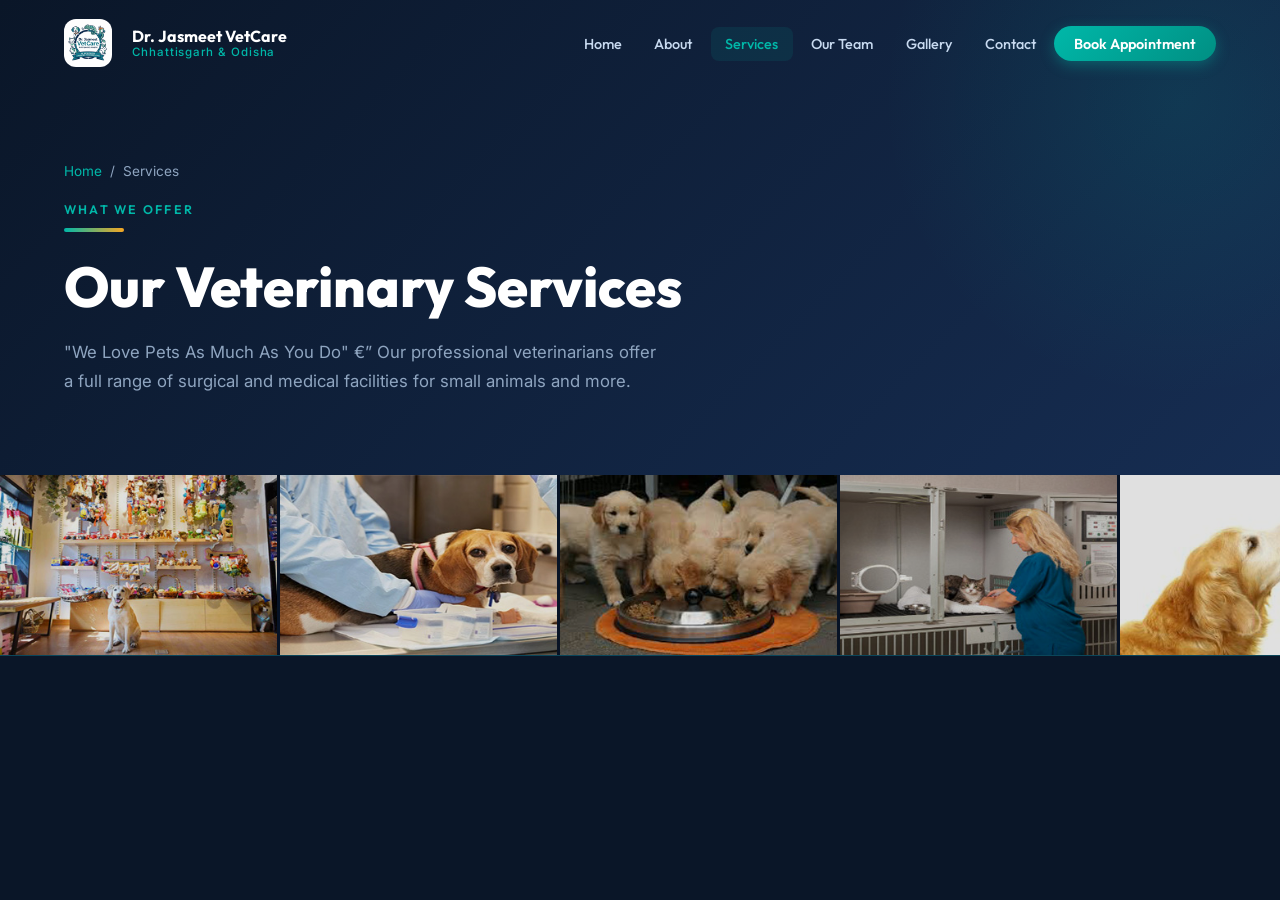
<file: drjasmeetvetcare-20260305T093715Z-1-001/drjasmeetvetcare/head.html>
﻿<!DOCTYPE html>
<html lang="en">

<head>
    <meta charset="UTF-8" />
    <meta name="viewport" content="width=device-width, initial-scale=1.0" />
    <title>Our Services | Dr. Jasmeet VetCare €“ Multispeciality Veterinary Hospital</title>
    <meta name="description"
        content="Explore all 11 veterinary services at Dr. Jasmeet VetCare €” surgery, vaccination, ICU, dentistry, dermatology, ophthalmology, oncology, and more in Chhattisgarh & Odisha." />
    <link rel="stylesheet" href="css/style.css" />
    <link rel="icon"
        href="data:image/svg+xml,<svg xmlns='http://www.w3.org/2000/svg' viewBox='0 0 100 100'><text y='.9em' font-size='90'>¾</text></svg>" />
    <style>
        /* ---- Services Photo Showcase ---- */
        .svc-photo-strip {
            background: var(--navy-mid);
            padding: 0;
            overflow: hidden;
            border-bottom: 1px solid var(--glass-border);
        }

        .marquee-wrapper {
            display: flex;
            width: max-content;
            animation: marqueeScroll 40s linear infinite;
        }

        .marquee-wrapper:hover {
            animation-play-state: paused;
        }

        @keyframes marqueeScroll {
            0% {
                transform: translateX(0);
            }

            100% {
                transform: translateX(-50%);
            }
        }

        .marquee-img {
            width: 280px;
            height: 180px;
            object-fit: cover;
            border-radius: 0;
            flex-shrink: 0;
            border-right: 3px solid var(--navy);
            filter: brightness(0.88) saturate(1.1);
            transition: filter 0.3s;
        }

        .marquee-img:hover {
            filter: brightness(1) saturate(1.25);
        }

        /* Image showcase grid */
        .svc-img-grid {
            display: grid;
            grid-template-columns: repeat(4, 1fr);
            gap: 1rem;
            margin-top: 3rem;
        }

        .svc-img-item {
            position: relative;
            border-radius: var(--radius);
            overflow: hidden;
            aspect-ratio: 4/3;
            cursor: pointer;
            border: 1px solid var(--glass-border);
        }

        .svc-img-item.tall {
            aspect-ratio: 3/4;
        }

        .svc-img-item.wide {
            grid-column: span 2;
            aspect-ratio: 16/7;
        }

        .svc-img-item img {
            width: 100%;
            height: 100%;
            object-fit: cover;
            display: block;
            transition: transform 0.5s ease, filter 0.3s;
            filter: brightness(0.92) saturate(1.05);
        }

        .svc-img-item:hover img {
            transform: scale(1.06);
            filter: brightness(1) saturate(1.2);
        }

        .svc-img-label {
            position: absolute;
            bottom: 0;
            left: 0;
            right: 0;
            padding: 0.75rem 1rem;
            background: linear-gradient(to top, rgba(10, 22, 40, 0.92) 0%, transparent 100%);
            color: var(--white);
            font-family: 'Outfit';
            font-size: 0.82rem;
            font-weight: 600;
            opacity: 0;
            transition: opacity 0.3s;
            text-transform: uppercase;
            letter-spacing: 0.04em;
        }

        .svc-img-item:hover .svc-img-label {
            opacity: 1;
        }

        @media (max-width: 900px) {
            .svc-img-grid {
                grid-template-columns: repeat(2, 1fr);
            }

            .svc-img-item.wide {
                grid-column: span 2;
            }
        }

        @media (max-width: 540px) {
            .svc-img-grid {
                grid-template-columns: 1fr;
            }

            .svc-img-item.wide {
                grid-column: span 1;
            }

            .marquee-img {
                width: 200px;
                height: 130px;
            }
        }

        /* Alternating Service Row Design (Matching Live Site) */
        .service-alt-row {
            display: flex;
            align-items: center;
            gap: 4rem;
            margin-bottom: 5rem;
        }

        .service-alt-row.reverse {
            flex-direction: row-reverse;
        }

        .service-alt-img {
            flex: 1;
        }

        .service-alt-img img {
            width: 100%;
            border-radius: var(--radius);
            box-shadow: var(--shadow-lg);
            border: 4px solid var(--white);
            aspect-ratio: 4/3;
            object-fit: cover;
        }

        .service-alt-text {
            flex: 1;
        }

        .service-alt-text h3 {
            font-size: 1.5rem;
            text-transform: uppercase;
            color: var(--navy);
            margin-bottom: 1.25rem;
            position: relative;
            padding-bottom: 0.75rem;
        }

        .service-alt-text h3::after {
            content: '';
            position: absolute;
            bottom: 0;
            left: 0;
            width: 50px;
            height: 3px;
            background: var(--teal);
        }

        .service-alt-text p {
            color: var(--text);
            line-height: 1.8;
            font-size: 1.05rem;
        }

        @media (max-width: 900px) {

            .service-alt-row,
            .service-alt-row.reverse {
                flex-direction: column;
                gap: 2rem;
                margin-bottom: 4rem;
            }

            .service-alt-text h3 {
                font-size: 1.35rem;
            }
        }
    </style>
</head>

<body>

    <!-- NAVBAR -->
    <nav class="navbar" id="navbar">
        <div class="container">
            <a class="nav-brand" href="index.html">
                <img src="images/logo.png" style="height:48px; width:auto; margin-right: 0.5rem;" class="nav-logo" alt="Dr. Jasmeet VetCare Logo" />
                <div class="nav-brand-text">
                    <span class="nav-brand-name">Dr. Jasmeet VetCare</span>
                    <span class="nav-brand-sub">Chhattisgarh & Odisha</span>
                </div>
            </a>
            <ul class="nav-menu" id="navMenu">
                <li><a class="nav-link" href="index.html">Home</a></li>
                <li class="nav-dropdown">
                    <a class="nav-link" href="#">About </a>
                    <div class="nav-dropdown-menu">
                        <a href="about.html">About </a>
                        <a href="doctor.html">Dr. Jasmeet Singh</a>
                    </div>
                </li>
                <li><a class="nav-link active" href="services.html">Services</a></li>
                <li><a class="nav-link" href="team.html">Our Team</a></li>
                <li><a class="nav-link" href="gallery.html">Gallery</a></li>
                <li><a class="nav-link" href="contact.html">Contact</a></li>
                <li><a class="nav-link nav-cta" href="contact.html#enquiry">Book Appointment</a></li>
            </ul>
            <div class="hamburger" id="hamburger"><span></span><span></span><span></span></div>
        </div>
    </nav>

    <!-- PAGE HERO -->
    <section class="page-hero">
        <div class="container">
            <div class="page-hero-breadcrumb"><a href="index.html">Home</a> / <span>Services</span></div>
            <span class="section-label">What We Offer</span>
            <div class="accent-line"></div>
            <h1>Our Veterinary Services</h1>
            <p class="section-desc" style="margin-top:1rem;">"We Love Pets As Much As You Do" €” Our professional
                veterinarians offer a full range of surgical and medical facilities for small animals and more.</p>
        </div>
    </section>

    <!-- CLINIC PHOTO MARQUEE STRIP -->
    <div class="svc-photo-strip">
        <div class="marquee-wrapper">
            <!-- Duplicated for seamless loop -->
            <img class="marquee-img" src="services-img/multi-specialty-veterinary-hospital-in-bhilai.webp"
                alt="Clinic Bhilai" />
            <img class="marquee-img" src="services-img/veterinary-hospitals-in-odisha.webp" alt="Vet Hospital Odisha" />
            <img class="marquee-img" src="services-img/animal-clinics-in-odisha.webp" alt="Animal Clinic" />
            <img class="marquee-img" src="services-img/pet-clinic-in-odisha.webp" alt="Pet Clinic" />
            <img class="marquee-img" src="services-img/dog-hospital-in-odisha.webp" alt="Dog Care" />
            <img class="marquee-img" src="services-img/animal-hospitals-in-bhilai.webp" alt="Animal Hospital Bhilai" />
            <img class="marquee-img" src="services-img/super-speciality-veterinary-hospital-in-odisha.webp"
                alt="Super Speciality" />
            <img class="marquee-img" src="services-img/veterinary-doctor-in-odisha.webp" alt="Vet Doctor" />
            <!-- Duplicate for seamless loop -->
            <img class="marquee-img" src="services-img/multi-specialty-veterinary-hospital-in-bhilai.webp"
                alt="Clinic Bhilai" />
            <img class="marquee-img" src="services-img/veterinary-hospitals-in-odisha.webp" alt="Vet Hospital Odisha" />
            <img class="marquee-img" src="services-img/animal-clinics-in-odisha.webp" alt="Animal Clinic" />
            <img class="marquee-img" src="services-img/pet-clinic-in-odisha.webp" alt="Pet Clinic" />
            <img class="marquee-img" src="services-img/dog-hospital-in-odisha.webp" alt="Dog Care" />
            <img class="marquee-img" src="services-img/animal-hospitals-in-bhilai.webp" alt="Animal Hospital Bhilai" />
            <img class="marquee-img" src="services-img/super-speciality-veterinary-hospital-in-odisha.webp"
                alt="Super Speciality" />
            <img class="marquee-img" src="services-img/veterinary-doctor-in-odisha.webp" alt="Vet Doctor" />
</file>
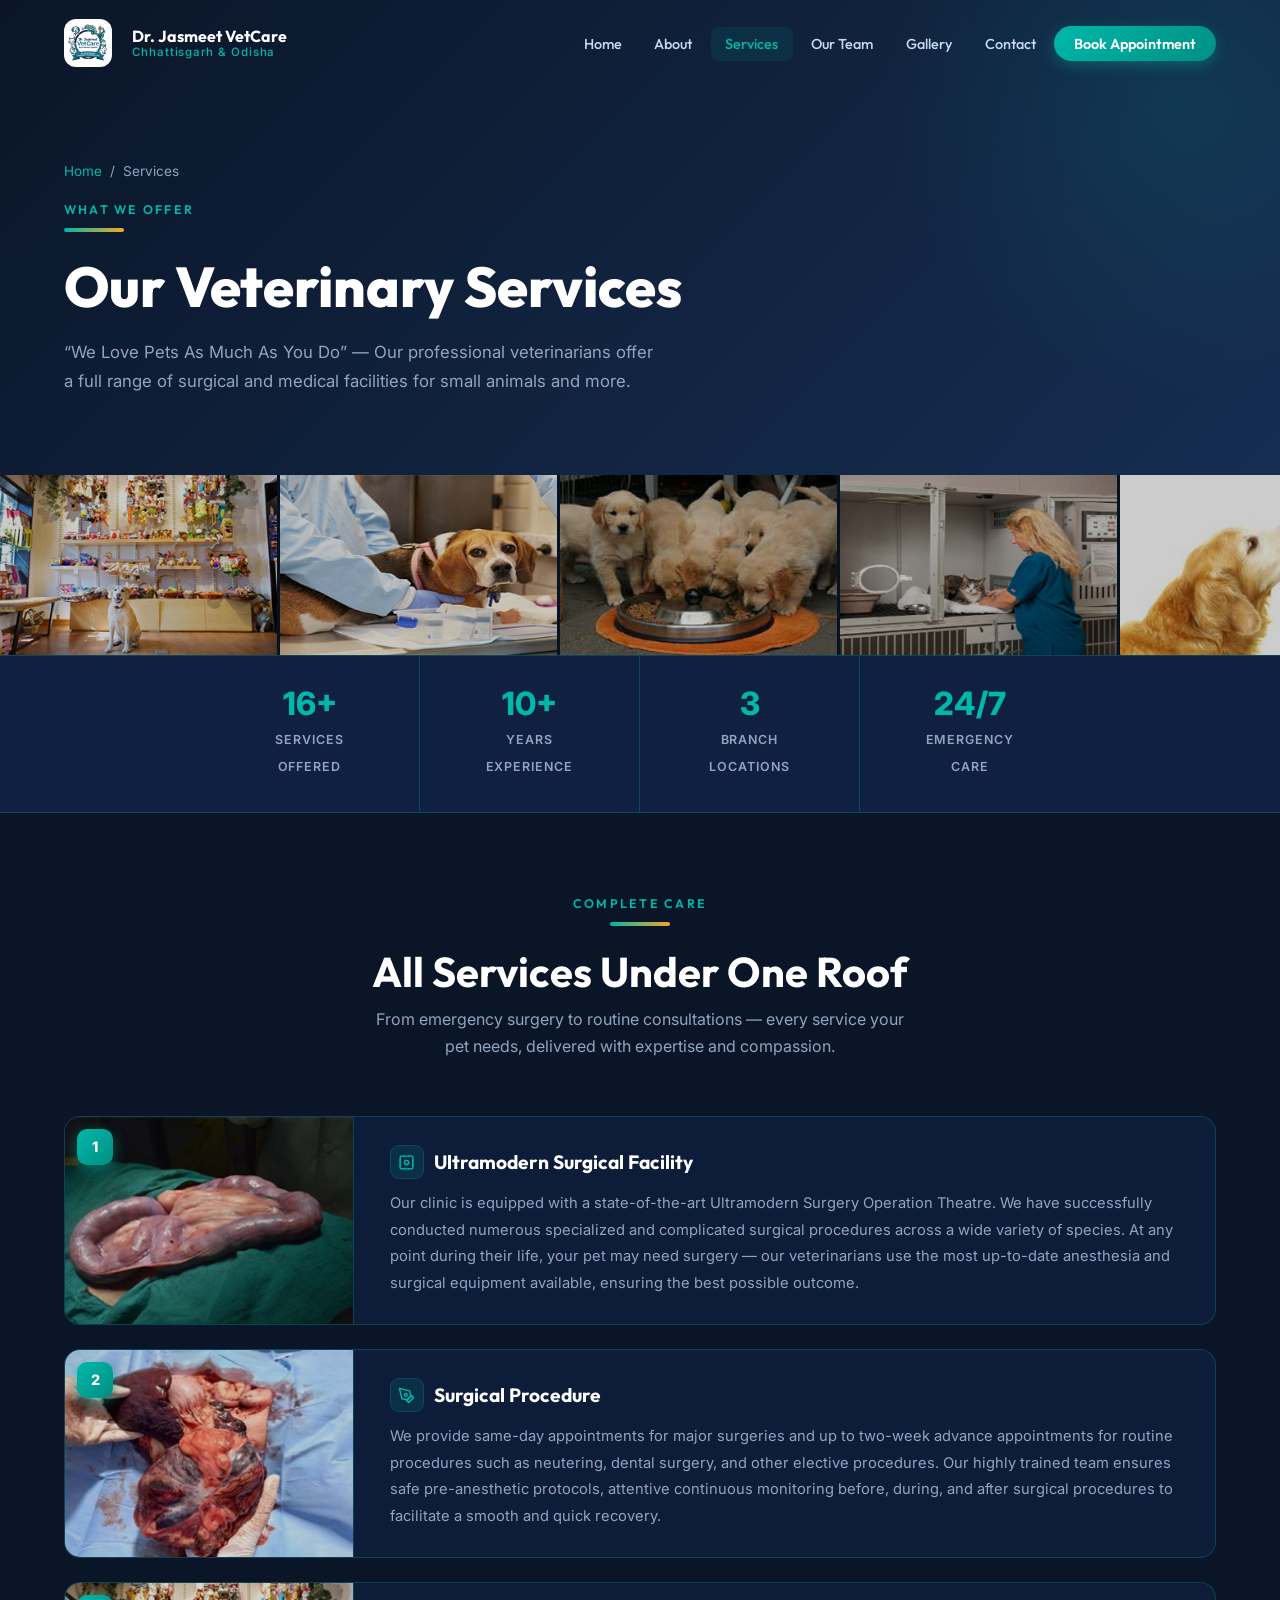
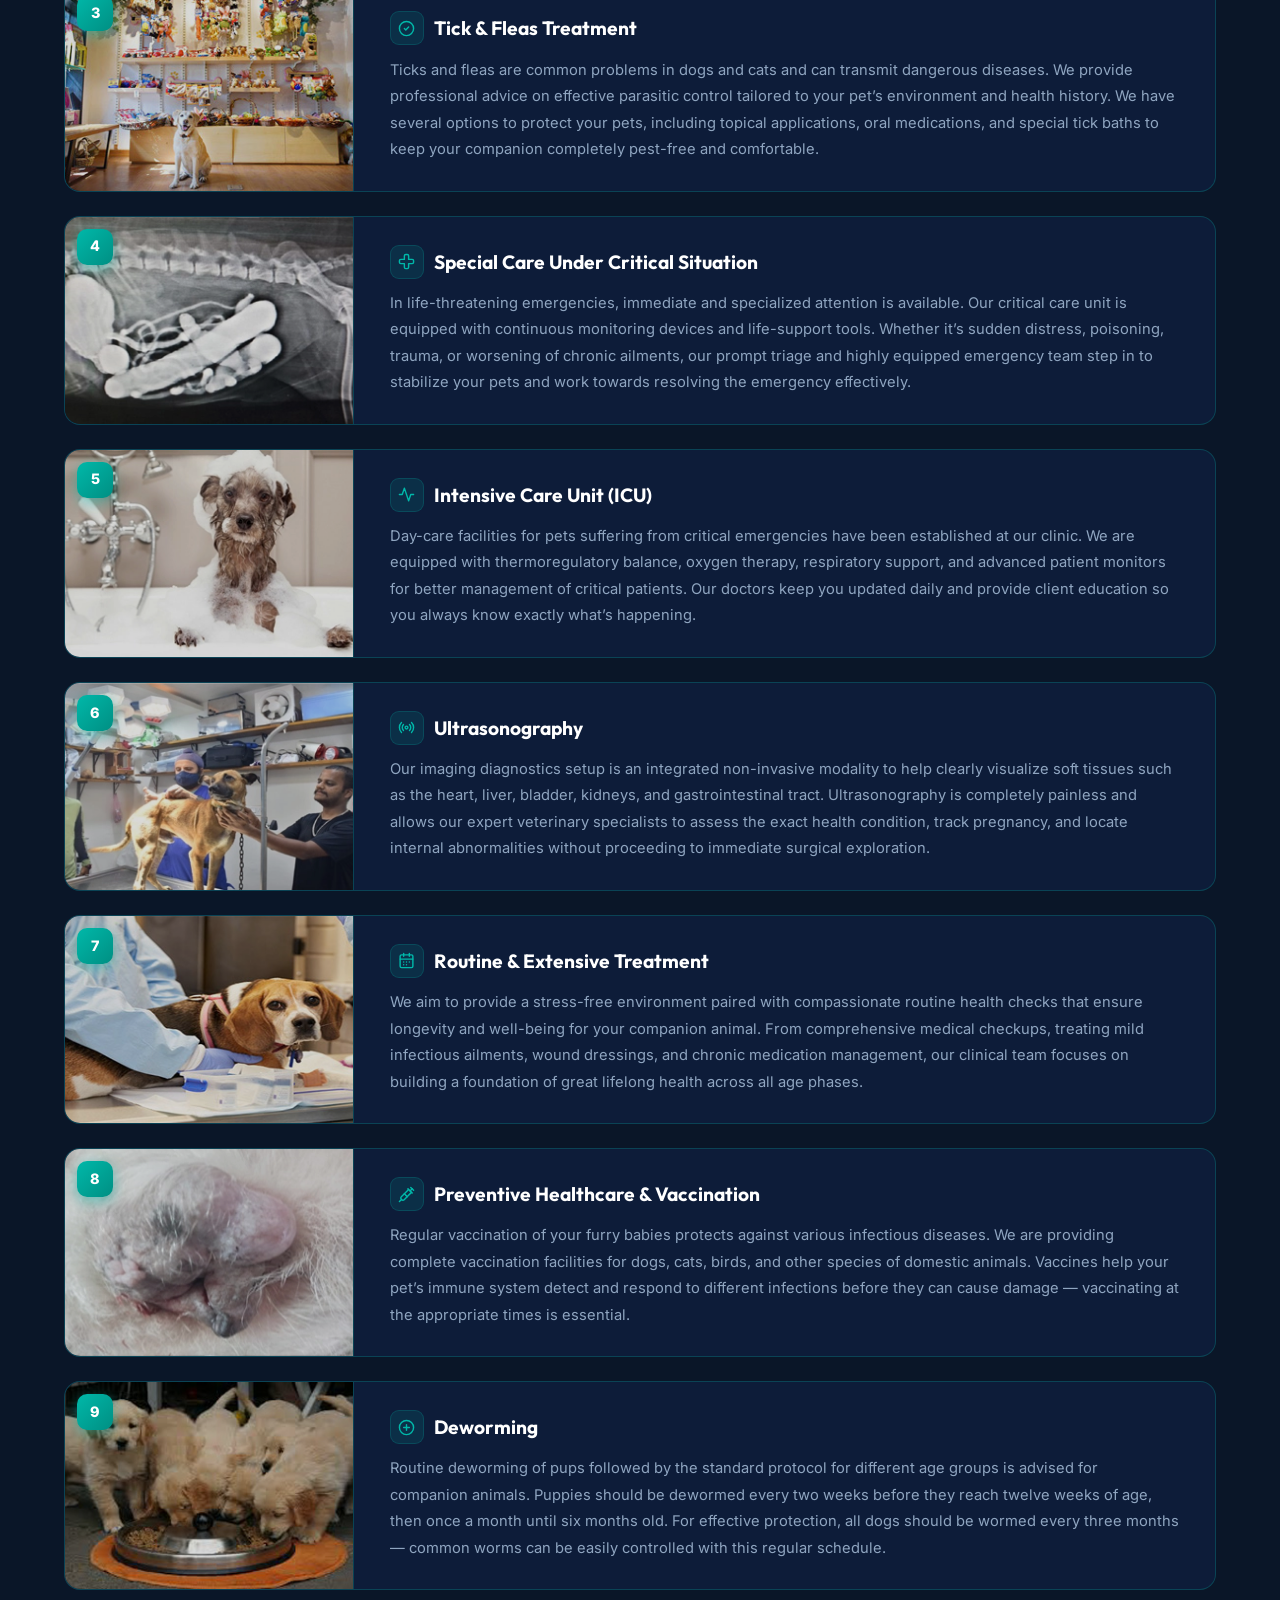
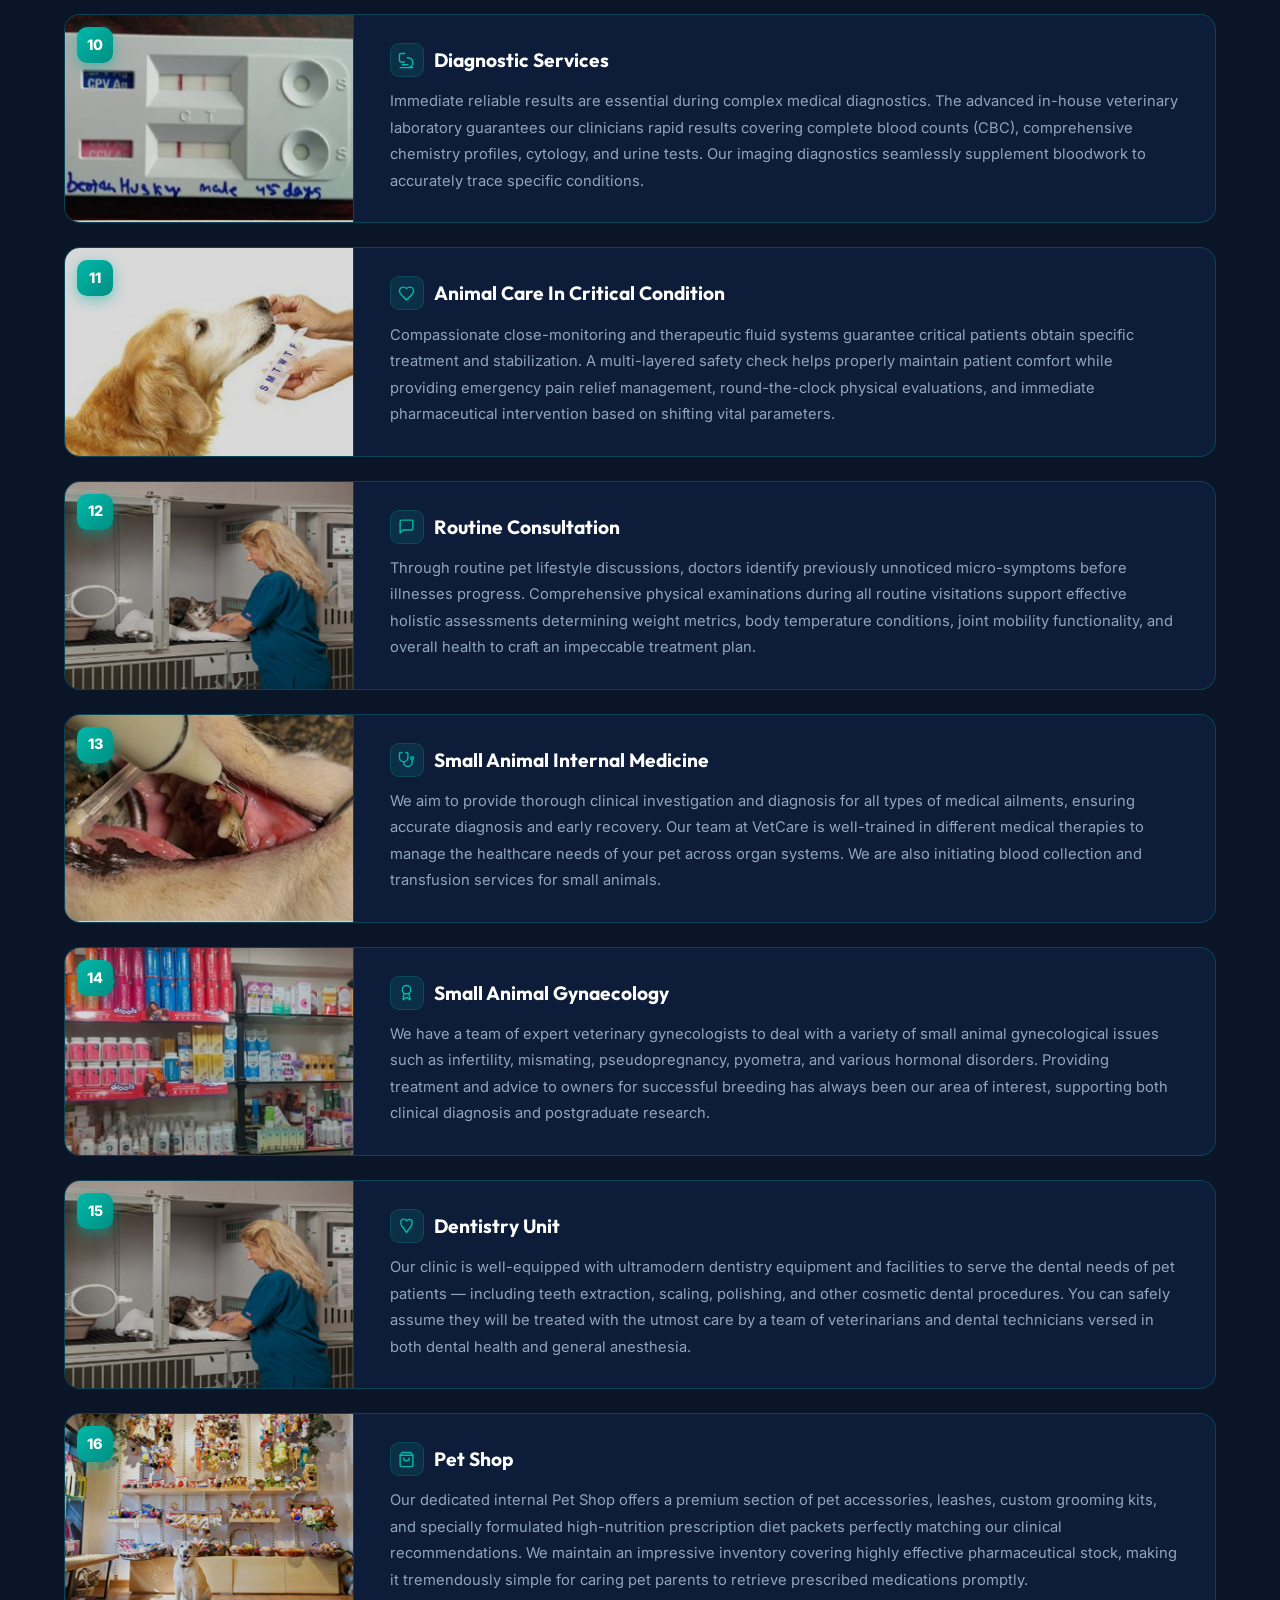
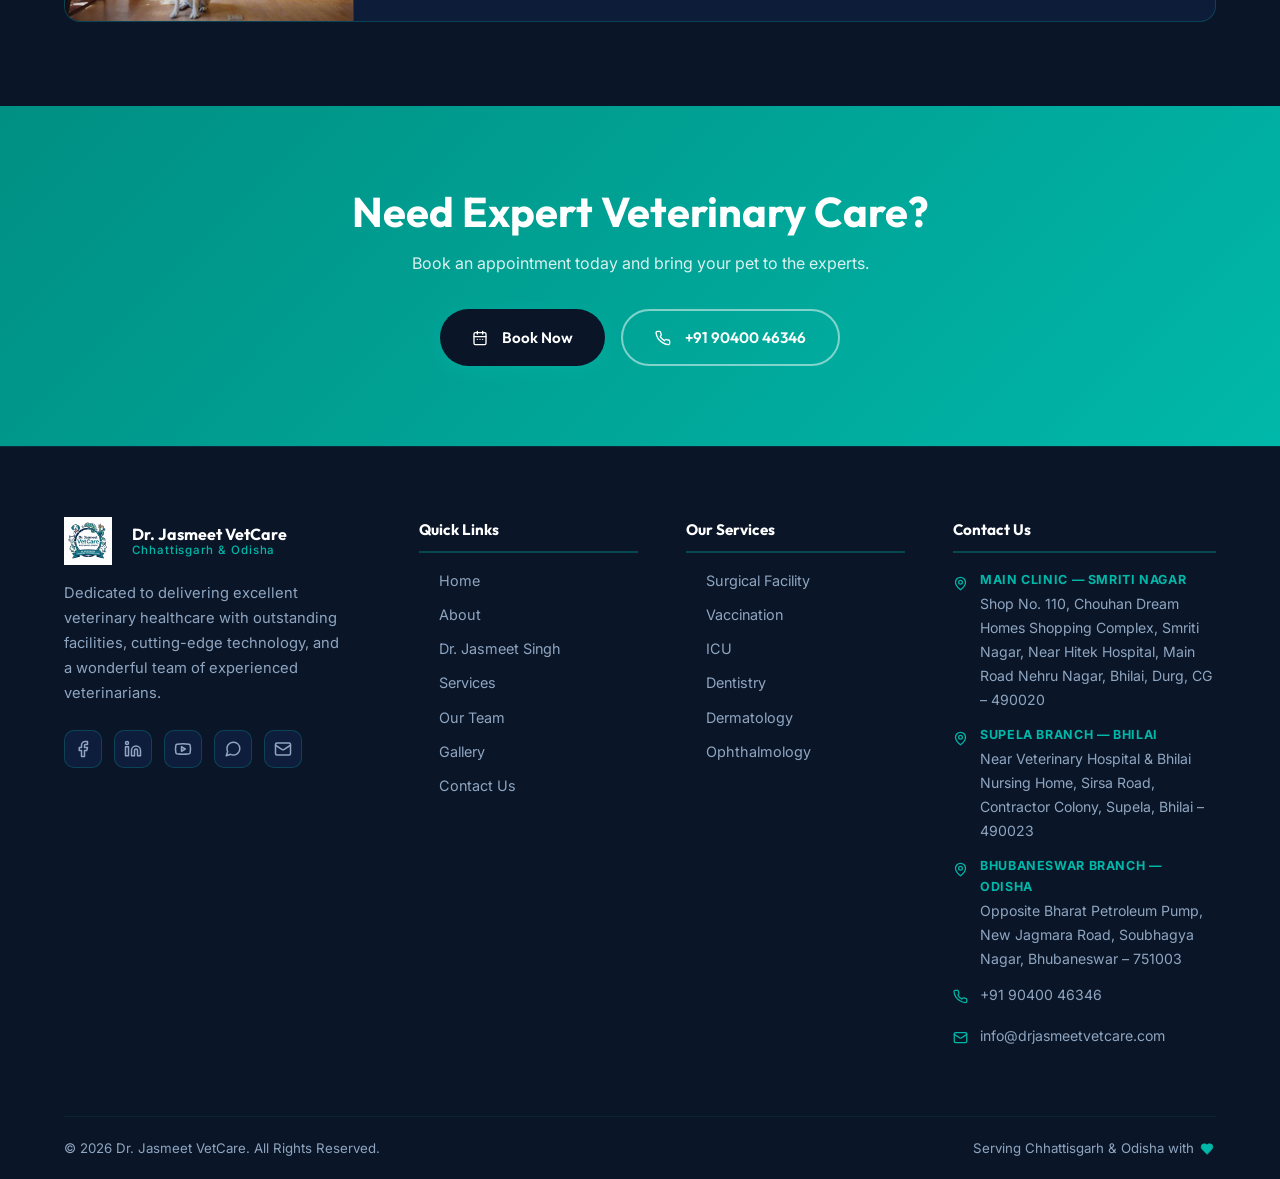
<file: drjasmeetvetcare-20260305T093715Z-1-001/drjasmeetvetcare/services.html>
﻿<!DOCTYPE html>
<html lang="en">

<head>
    <meta charset="UTF-8" />
    <meta name="viewport" content="width=device-width, initial-scale=1.0" />
    <title>Our Services | Dr. Jasmeet VetCare &ndash; Multispeciality Veterinary Hospital</title>
    <meta name="description"
        content="Explore all veterinary services at Dr. Jasmeet VetCare — surgery, vaccination, ICU, dentistry, dermatology, ophthalmology, oncology, and more in Chhattisgarh & Odisha." />
    <link rel="stylesheet" href="css/style.css" />
    <link rel="icon"
        href="data:image/svg+xml,<svg xmlns='http://www.w3.org/2000/svg' viewBox='0 0 100 100'><text y='.9em' font-size='90'>🐾</text></svg>" />
    <style>
        .svc-photo-strip {
            background: var(--navy-mid);
            overflow: hidden;
            border-bottom: 1px solid var(--glass-border);
        }

        .marquee-wrapper {
            display: flex;
            width: max-content;
            animation: marqueeScroll 40s linear infinite;
        }

        .marquee-wrapper:hover {
            animation-play-state: paused;
        }

        @keyframes marqueeScroll {
            0% {
                transform: translateX(0)
            }

            100% {
                transform: translateX(-50%)
            }
        }

        .marquee-img {
            width: 280px;
            height: 180px;
            object-fit: cover;
            flex-shrink: 0;
            border-right: 3px solid var(--navy);
            filter: brightness(0.8) saturate(1.1);
            transition: filter .3s;
        }

        .marquee-img:hover {
            filter: brightness(1) saturate(1.2);
        }

        .svc-stats {
            display: flex;
            justify-content: center;
            background: var(--navy-mid);
            border-bottom: 1px solid var(--glass-border);
        }

        .svc-stat {
            text-align: center;
            padding: 2rem 3rem;
            border-right: 1px solid var(--glass-border);
            flex: 1;
            max-width: 220px;
        }

        .svc-stat:last-child {
            border-right: none;
        }

        .svc-stat strong {
            display: block;
            font-size: 2rem;
            font-weight: 800;
            color: var(--teal);
            line-height: 1;
            margin-bottom: .3rem;
        }

        .svc-stat span {
            font-size: .78rem;
            color: var(--text-muted);
            text-transform: uppercase;
            letter-spacing: .08em;
            font-weight: 600;
        }

        .services-section {
            background: var(--navy, #0a1628);
            padding: 80px 0 60px;
        }

        .services-heading {
            text-align: center;
            margin-bottom: 3.5rem;
        }

        .services-heading h2 {
            color: var(--white);
            margin-bottom: .5rem;
        }

        .services-heading p {
            color: var(--text-muted);
            font-size: 1rem;
            max-width: 540px;
            margin: 0 auto;
        }

        .svc-card {
            display: flex;
            align-items: stretch;
            background: var(--glass-bg, rgba(255, 255, 255, .03));
            border-radius: var(--radius, 12px);
            overflow: hidden;
            margin-bottom: 1.5rem;
            border: 1px solid var(--glass-border);
            transition: transform .3s, box-shadow .3s, border-color .3s;
            opacity: 0;
            transform: translateY(20px);
        }

        .svc-card.visible {
            opacity: 1;
            transform: translateY(0);
            transition: opacity .5s ease, transform .5s ease, box-shadow .3s, border-color .3s;
        }

        .svc-card:hover {
            transform: translateY(-4px);
            box-shadow: 0 16px 48px rgba(0, 0, 0, .5);
            border-color: rgba(0, 184, 169, .45);
        }

        .svc-card-img {
            flex: 0 0 25%;
            position: relative;
            overflow: hidden;
            min-height: 200px;
        }

        .svc-card-img img {
            width: 100%;
            height: 100%;
            object-fit: cover;
            display: block;
            transition: transform .55s ease;
            filter: brightness(.85);
        }

        .svc-card:hover .svc-card-img img {
            transform: scale(1.07);
            filter: brightness(1);
        }

        .svc-num {
            position: absolute;
            top: 12px;
            left: 12px;
            width: 36px;
            height: 36px;
            border-radius: 10px;
            background: linear-gradient(135deg, var(--teal), var(--teal-dark, #00968a));
            color: var(--white);
            font-size: .9rem;
            font-weight: 800;
            display: flex;
            align-items: center;
            justify-content: center;
            box-shadow: 0 4px 14px rgba(0, 184, 169, .5);
            z-index: 1;
        }

        .svc-card-body {
            flex: 1;
            padding: 1.75rem 2.25rem;
            display: flex;
            flex-direction: column;
            justify-content: center;
            border-left: 1px solid var(--glass-border);
        }

        .svc-card-body h3 {
            font-size: 1.2rem;
            font-weight: 700;
            color: var(--white);
            margin-bottom: .7rem;
            display: flex;
            align-items: center;
            gap: .65rem;
        }

        .svc-icon {
            width: 34px;
            height: 34px;
            border-radius: 9px;
            background: rgba(0, 184, 169, .12);
            border: 1px solid rgba(0, 184, 169, .2);
            display: inline-flex;
            align-items: center;
            justify-content: center;
            flex-shrink: 0;
            color: var(--teal);
        }

        .svc-card-body p {
            font-size: .92rem;
            color: var(--text-muted);
            line-height: 1.8;
            margin: 0;
            font-weight: 400;
        }

        @media(max-width:768px) {
            .svc-card {
                flex-direction: column
            }

            .svc-card-img {
                flex: 0 0 180px;
                min-height: 180px
            }

            .svc-card-body {
                padding: 1.4rem 1.5rem;
                border-left: none;
                border-top: 1px solid var(--glass-border)
            }

            .svc-stats {
                flex-wrap: wrap
            }

            .svc-stat {
                min-width: 120px;
                padding: 1.5rem
            }

            .marquee-img {
                width: 200px;
                height: 130px
            }
        }
    </style>
</head>

<body>

    <nav class="navbar" id="navbar">
        <div class="container">
            <a class="nav-brand" href="index.html">
                <img src="images/logo.png" style="height:48px;width:auto;margin-right:.5rem;" class="nav-logo"
                    alt="Dr. Jasmeet VetCare Logo" />
                <div class="nav-brand-text">
                    <span class="nav-brand-name">Dr. Jasmeet VetCare</span>
                    <span class="nav-brand-sub">Chhattisgarh &amp; Odisha</span>
                </div>
            </a>
            <ul class="nav-menu" id="navMenu">
                <li><a class="nav-link" href="index.html">Home</a></li>
                <li class="nav-dropdown">
                    <a class="nav-link" href="#">About</a>
                    <div class="nav-dropdown-menu">
                        <a href="about.html">About</a>
                        <a href="doctor.html">Dr. Jasmeet Singh</a>
                    </div>
                </li>
                <li><a class="nav-link active" href="services.html">Services</a></li>
                <li><a class="nav-link" href="team.html">Our Team</a></li>
                <li><a class="nav-link" href="gallery.html">Gallery</a></li>
                <li><a class="nav-link" href="contact.html">Contact</a></li>
                <li><a class="nav-link nav-cta" href="contact.html#enquiry">Book Appointment</a></li>
            </ul>
            <div class="hamburger" id="hamburger"><span></span><span></span><span></span></div>
        </div>
    </nav>

    <section class="page-hero">
        <div class="container">
            <div class="page-hero-breadcrumb"><a href="index.html">Home</a> / <span>Services</span></div>
            <span class="section-label">What We Offer</span>
            <div class="accent-line"></div>
            <h1>Our Veterinary Services</h1>
            <p class="section-desc" style="margin-top:1rem;">&ldquo;We Love Pets As Much As You Do&rdquo; &mdash; Our
                professional veterinarians offer a full range of surgical and medical facilities for small animals and
                more.</p>
        </div>
    </section>

    <div class="svc-photo-strip">
        <div class="marquee-wrapper">
            <img class="marquee-img" src="services-img/multi-specialty-veterinary-hospital-in-bhilai.webp"
                alt="Clinic Bhilai" />
            <img class="marquee-img" src="services-img/veterinary-hospitals-in-odisha.webp" alt="Vet Hospital Odisha" />
            <img class="marquee-img" src="services-img/animal-clinics-in-odisha.webp" alt="Animal Clinic" />
            <img class="marquee-img" src="services-img/pet-clinic-in-odisha.webp" alt="Pet Clinic" />
            <img class="marquee-img" src="services-img/dog-hospital-in-odisha.webp" alt="Dog Care" />
            <img class="marquee-img" src="services-img/animal-hospitals-in-bhilai.webp" alt="Animal Hospital Bhilai" />
            <img class="marquee-img" src="services-img/super-speciality-veterinary-hospital-in-odisha.webp"
                alt="Super Speciality" />
            <img class="marquee-img" src="services-img/veterinary-doctor-in-odisha.webp" alt="Vet Doctor" />
            <img class="marquee-img" src="services-img/multi-specialty-veterinary-hospital-in-bhilai.webp"
                alt="Clinic Bhilai" />
            <img class="marquee-img" src="services-img/veterinary-hospitals-in-odisha.webp" alt="Vet Hospital Odisha" />
            <img class="marquee-img" src="services-img/animal-clinics-in-odisha.webp" alt="Animal Clinic" />
            <img class="marquee-img" src="services-img/pet-clinic-in-odisha.webp" alt="Pet Clinic" />
            <img class="marquee-img" src="services-img/dog-hospital-in-odisha.webp" alt="Dog Care" />
            <img class="marquee-img" src="services-img/animal-hospitals-in-bhilai.webp" alt="Animal Hospital Bhilai" />
            <img class="marquee-img" src="services-img/super-speciality-veterinary-hospital-in-odisha.webp"
                alt="Super Speciality" />
            <img class="marquee-img" src="services-img/veterinary-doctor-in-odisha.webp" alt="Vet Doctor" />
        </div>
    </div>

    <div class="svc-stats">
        <div class="svc-stat"><strong>16+</strong><span>Services Offered</span></div>
        <div class="svc-stat"><strong>10+</strong><span>Years Experience</span></div>
        <div class="svc-stat"><strong>3</strong><span>Branch Locations</span></div>
        <div class="svc-stat"><strong>24/7</strong><span>Emergency Care</span></div>
    </div>

    <section class="services-section">
        <div class="container">
            <div class="services-heading fade-up">
                <span class="section-label">Complete Care</span>
                <div class="accent-line center"></div>
                <h2>All Services Under One Roof</h2>
                <p>From emergency surgery to routine consultations &mdash; every service your pet needs, delivered with
                    expertise and compassion.</p>
            </div>

            <div class="svc-card">
                <div class="svc-card-img">
                    <div class="svc-num">1</div><img src="services-img/veterinary-doctor-in-odisha.webp" alt="Surgery"
                        loading="lazy" />
                </div>
                <div class="svc-card-body">
                    <h3><span class="svc-icon"><svg xmlns="http://www.w3.org/2000/svg" width="17" height="17"
                                viewBox="0 0 24 24" fill="none" stroke="currentColor" stroke-width="2"
                                stroke-linecap="round" stroke-linejoin="round">
                                <path d="M9 3H5a2 2 0 0 0-2 2v4" />
                                <path d="M9 3h6" />
                                <path d="M15 3h4a2 2 0 0 1 2 2v4" />
                                <path d="M3 9v6" />
                                <path d="M21 9v6" />
                                <path d="M3 15v4a2 2 0 0 0 2 2h4" />
                                <path d="M15 21h4a2 2 0 0 0 2-2v-4" />
                                <path d="M9 21h6" />
                                <circle cx="12" cy="12" r="3" />
                            </svg></span>Ultramodern Surgical Facility</h3>
                    <p>Our clinic is equipped with a state-of-the-art Ultramodern Surgery Operation Theatre. We have
                        successfully conducted numerous specialized and complicated surgical procedures across a wide
                        variety of species. At any point during their life, your pet may need surgery &mdash; our
                        veterinarians use the most up-to-date anesthesia and surgical equipment available, ensuring the
                        best possible outcome.</p>
                </div>
            </div>

            <div class="svc-card">
                <div class="svc-card-img">
                    <div class="svc-num">2</div><img src="services-img/vet-clinic-in-odisha.webp"
                        alt="Surgical Procedure" loading="lazy" />
                </div>
                <div class="svc-card-body">
                    <h3><span class="svc-icon"><svg xmlns="http://www.w3.org/2000/svg" width="17" height="17"
                                viewBox="0 0 24 24" fill="none" stroke="currentColor" stroke-width="2"
                                stroke-linecap="round" stroke-linejoin="round">
                                <path d="m12 19 7-7 3 3-7 7-3-3z" />
                                <path d="m18 13-1.5-7.5L2 2l3.5 14.5L13 18l5-5z" />
                                <circle cx="11" cy="11" r="2" />
                            </svg></span>Surgical Procedure</h3>
                    <p>We provide same-day appointments for major surgeries and up to two-week advance appointments for
                        routine procedures such as neutering, dental surgery, and other elective procedures. Our highly
                        trained team ensures safe pre-anesthetic protocols, attentive continuous monitoring before,
                        during, and after surgical procedures to facilitate a smooth and quick recovery.</p>
                </div>
            </div>

            <div class="svc-card">
                <div class="svc-card-img">
                    <div class="svc-num">3</div><img
                        src="services-img/multi-specialty-veterinary-hospital-in-bhilai.webp" alt="Ticks"
                        loading="lazy" />
                </div>
                <div class="svc-card-body">
                    <h3><span class="svc-icon"><svg xmlns="http://www.w3.org/2000/svg" width="17" height="17"
                                viewBox="0 0 24 24" fill="none" stroke="currentColor" stroke-width="2"
                                stroke-linecap="round" stroke-linejoin="round">
                                <path d="M12 22c5.523 0 10-4.477 10-10S17.523 2 12 2 2 6.477 2 12s4.477 10 10 10z" />
                                <path d="m9 12 2 2 4-4" />
                            </svg></span>Tick &amp; Fleas Treatment</h3>
                    <p>Ticks and fleas are common problems in dogs and cats and can transmit dangerous diseases. We
                        provide professional advice on effective parasitic control tailored to your pet&rsquo;s
                        environment and health history. We have several options to protect your pets, including topical
                        applications, oral medications, and special tick baths to keep your companion completely
                        pest-free and comfortable.</p>
                </div>
            </div>

            <div class="svc-card">
                <div class="svc-card-img">
                    <div class="svc-num">4</div><img
                        src="services-img/super-speciality-veterinary-hospital-in-odisha.webp" alt="Critical"
                        loading="lazy" />
                </div>
                <div class="svc-card-body">
                    <h3><span class="svc-icon"><svg xmlns="http://www.w3.org/2000/svg" width="17" height="17"
                                viewBox="0 0 24 24" fill="none" stroke="currentColor" stroke-width="2"
                                stroke-linecap="round" stroke-linejoin="round">
                                <path
                                    d="M11 2a2 2 0 0 0-2 2v5H4a2 2 0 0 0-2 2v2c0 1.1.9 2 2 2h5v5a2 2 0 0 0 2 2h2a2 2 0 0 0 2-2v-5h5a2 2 0 0 0 2-2v-2a2 2 0 0 0-2-2h-5V4a2 2 0 0 0-2-2h-2z" />
                            </svg></span>Special Care Under Critical Situation</h3>
                    <p>In life-threatening emergencies, immediate and specialized attention is available. Our critical
                        care unit is equipped with continuous monitoring devices and life-support tools. Whether
                        it&rsquo;s sudden distress, poisoning, trauma, or worsening of chronic ailments, our prompt
                        triage and highly equipped emergency team step in to stabilize your pets and work towards
                        resolving the emergency effectively.</p>
                </div>
            </div>

            <div class="svc-card">
                <div class="svc-card-img">
                    <div class="svc-num">5</div><img src="services-img/veterinary-hospitals-in-bhilai.webp" alt="ICU"
                        loading="lazy" />
                </div>
                <div class="svc-card-body">
                    <h3><span class="svc-icon"><svg xmlns="http://www.w3.org/2000/svg" width="17" height="17"
                                viewBox="0 0 24 24" fill="none" stroke="currentColor" stroke-width="2"
                                stroke-linecap="round" stroke-linejoin="round">
                                <polyline points="22 12 18 12 15 21 9 3 6 12 2 12" />
                            </svg></span>Intensive Care Unit (ICU)</h3>
                    <p>Day-care facilities for pets suffering from critical emergencies have been established at our
                        clinic. We are equipped with thermoregulatory balance, oxygen therapy, respiratory support, and
                        advanced patient monitors for better management of critical patients. Our doctors keep you
                        updated daily and provide client education so you always know exactly what&rsquo;s happening.
                    </p>
                </div>
            </div>

            <div class="svc-card">
                <div class="svc-card-img">
                    <div class="svc-num">6</div><img src="services-img/animal-hospitals-in-odisha.webp" alt="Ultrasound"
                        loading="lazy" />
                </div>
                <div class="svc-card-body">
                    <h3><span class="svc-icon"><svg xmlns="http://www.w3.org/2000/svg" width="17" height="17"
                                viewBox="0 0 24 24" fill="none" stroke="currentColor" stroke-width="2"
                                stroke-linecap="round" stroke-linejoin="round">
                                <circle cx="12" cy="12" r="2" />
                                <path d="M4.93 4.93a10 10 0 0 0 0 14.14" />
                                <path d="M19.07 4.93a10 10 0 0 1 0 14.14" />
                                <path d="M7.76 7.76a6 6 0 0 0 0 8.49" />
                                <path d="M16.24 7.76a6 6 0 0 1 0 8.49" />
                            </svg></span>Ultrasonography</h3>
                    <p>Our imaging diagnostics setup is an integrated non-invasive modality to help clearly visualize
                        soft tissues such as the heart, liver, bladder, kidneys, and gastrointestinal tract.
                        Ultrasonography is completely painless and allows our expert veterinary specialists to assess
                        the exact health condition, track pregnancy, and locate internal abnormalities without
                        proceeding to immediate surgical exploration.</p>
                </div>
            </div>

            <div class="svc-card">
                <div class="svc-card-img">
                    <div class="svc-num">7</div><img src="services-img/veterinary-hospitals-in-odisha.webp"
                        alt="Routine" loading="lazy" />
                </div>
                <div class="svc-card-body">
                    <h3><span class="svc-icon"><svg xmlns="http://www.w3.org/2000/svg" width="17" height="17"
                                viewBox="0 0 24 24" fill="none" stroke="currentColor" stroke-width="2"
                                stroke-linecap="round" stroke-linejoin="round">
                                <rect width="18" height="18" x="3" y="4" rx="2" />
                                <path d="M16 2v4M8 2v4M3 10h18" />
                                <path d="M8 14h.01M12 14h.01M16 14h.01M8 18h.01M12 18h.01" />
                            </svg></span>Routine &amp; Extensive Treatment</h3>
                    <p>We aim to provide a stress-free environment paired with compassionate routine health checks that
                        ensure longevity and well-being for your companion animal. From comprehensive medical checkups,
                        treating mild infectious ailments, wound dressings, and chronic medication management, our
                        clinical team focuses on building a foundation of great lifelong health across all age phases.
                    </p>
                </div>
            </div>

            <div class="svc-card">
                <div class="svc-card-img">
                    <div class="svc-num">8</div><img src="services-img/pet-hospitals-in-odisha.webp" alt="Vaccination"
                        loading="lazy" />
                </div>
                <div class="svc-card-body">
                    <h3><span class="svc-icon"><svg xmlns="http://www.w3.org/2000/svg" width="17" height="17"
                                viewBox="0 0 24 24" fill="none" stroke="currentColor" stroke-width="2"
                                stroke-linecap="round" stroke-linejoin="round">
                                <path d="m18 2 4 4" />
                                <path d="m17 7 3-3" />
                                <path d="M19 9 8.7 19.3c-1 1-2.5 1-3.4 0l-.6-.6c-1-1-1-2.5 0-3.4L15 5" />
                                <path d="m9 11 4 4" />
                                <path d="m5 19-3 3" />
                                <path d="m14 4 6 6" />
                            </svg></span>Preventive Healthcare &amp; Vaccination</h3>
                    <p>Regular vaccination of your furry babies protects against various infectious diseases. We are
                        providing complete vaccination facilities for dogs, cats, birds, and other species of domestic
                        animals. Vaccines help your pet&rsquo;s immune system detect and respond to different infections
                        before they can cause damage &mdash; vaccinating at the appropriate times is essential.</p>
                </div>
            </div>

            <div class="svc-card">
                <div class="svc-card-img">
                    <div class="svc-num">9</div><img src="services-img/animal-clinics-in-odisha.webp" alt="Deworming"
                        loading="lazy" />
                </div>
                <div class="svc-card-body">
                    <h3><span class="svc-icon"><svg xmlns="http://www.w3.org/2000/svg" width="17" height="17"
                                viewBox="0 0 24 24" fill="none" stroke="currentColor" stroke-width="2"
                                stroke-linecap="round" stroke-linejoin="round">
                                <circle cx="12" cy="12" r="10" />
                                <path d="M8 12h8" />
                                <path d="M12 8v8" />
                            </svg></span>Deworming</h3>
                    <p>Routine deworming of pups followed by the standard protocol for different age groups is advised
                        for companion animals. Puppies should be dewormed every two weeks before they reach twelve weeks
                        of age, then once a month until six months old. For effective protection, all dogs should be
                        wormed every three months &mdash; common worms can be easily controlled with this regular
                        schedule.</p>
                </div>
            </div>

            <div class="svc-card">
                <div class="svc-card-img">
                    <div class="svc-num">10</div><img src="services-img/vet-clinic-in-bhilai.webp" alt="Diagnostics"
                        loading="lazy" />
                </div>
                <div class="svc-card-body">
                    <h3><span class="svc-icon"><svg xmlns="http://www.w3.org/2000/svg" width="17" height="17"
                                viewBox="0 0 24 24" fill="none" stroke="currentColor" stroke-width="2"
                                stroke-linecap="round" stroke-linejoin="round">
                                <path d="M6 18h8" />
                                <path d="M3 22h18" />
                                <path d="M14 22a7 7 0 1 0 0-14h-1" />
                                <path d="M9 14H4a2 2 0 0 1-2-2V4a2 2 0 0 1 2-2h5.5" />
                            </svg></span>Diagnostic Services</h3>
                    <p>Immediate reliable results are essential during complex medical diagnostics. The advanced
                        in-house veterinary laboratory guarantees our clinicians rapid results covering complete blood
                        counts (CBC), comprehensive chemistry profiles, cytology, and urine tests. Our imaging
                        diagnostics seamlessly supplement bloodwork to accurately trace specific conditions.</p>
                </div>
            </div>

            <div class="svc-card">
                <div class="svc-card-img">
                    <div class="svc-num">11</div><img src="services-img/dog-hospital-in-odisha.webp" alt="Critical"
                        loading="lazy" />
                </div>
                <div class="svc-card-body">
                    <h3><span class="svc-icon"><svg xmlns="http://www.w3.org/2000/svg" width="17" height="17"
                                viewBox="0 0 24 24" fill="none" stroke="currentColor" stroke-width="2"
                                stroke-linecap="round" stroke-linejoin="round">
                                <path
                                    d="M19 14c1.49-1.46 3-3.21 3-5.5A5.5 5.5 0 0 0 16.5 3c-1.76 0-3 .5-4.5 2-1.5-1.5-2.74-2-4.5-2A5.5 5.5 0 0 0 2 8.5c0 2.3 1.5 4.05 3 5.5l7 7Z" />
                            </svg></span>Animal Care In Critical Condition</h3>
                    <p>Compassionate close-monitoring and therapeutic fluid systems guarantee critical patients obtain
                        specific treatment and stabilization. A multi-layered safety check helps properly maintain
                        patient comfort while providing emergency pain relief management, round-the-clock physical
                        evaluations, and immediate pharmaceutical intervention based on shifting vital parameters.</p>
                </div>
            </div>

            <div class="svc-card">
                <div class="svc-card-img">
                    <div class="svc-num">12</div><img src="services-img/pet-clinic-in-odisha.webp" alt="Consultation"
                        loading="lazy" />
                </div>
                <div class="svc-card-body">
                    <h3><span class="svc-icon"><svg xmlns="http://www.w3.org/2000/svg" width="17" height="17"
                                viewBox="0 0 24 24" fill="none" stroke="currentColor" stroke-width="2"
                                stroke-linecap="round" stroke-linejoin="round">
                                <path d="M21 15a2 2 0 0 1-2 2H7l-4 4V5a2 2 0 0 1 2-2h14a2 2 0 0 1 2 2z" />
                            </svg></span>Routine Consultation</h3>
                    <p>Through routine pet lifestyle discussions, doctors identify previously unnoticed micro-symptoms
                        before illnesses progress. Comprehensive physical examinations during all routine visitations
                        support effective holistic assessments determining weight metrics, body temperature conditions,
                        joint mobility functionality, and overall health to craft an impeccable treatment plan.</p>
                </div>
            </div>

            <div class="svc-card">
                <div class="svc-card-img">
                    <div class="svc-num">13</div><img
                        src="services-img/multi-specialty-veterinary-hospital-in-odisha.webp" alt="Medicine"
                        loading="lazy" />
                </div>
                <div class="svc-card-body">
                    <h3><span class="svc-icon"><svg xmlns="http://www.w3.org/2000/svg" width="17" height="17"
                                viewBox="0 0 24 24" fill="none" stroke="currentColor" stroke-width="2"
                                stroke-linecap="round" stroke-linejoin="round">
                                <path
                                    d="M4.8 2.3A.3.3 0 1 0 5 2H4a2 2 0 0 0-2 2v5a6 6 0 0 0 6 6 6 6 0 0 0 6-6V4a2 2 0 0 0-2-2h-1" />
                                <path d="M8 15v1a6 6 0 0 0 6 6v0a6 6 0 0 0 6-6v-4" />
                                <circle cx="20" cy="10" r="2" />
                            </svg></span>Small Animal Internal Medicine</h3>
                    <p>We aim to provide thorough clinical investigation and diagnosis for all types of medical
                        ailments, ensuring accurate diagnosis and early recovery. Our team at VetCare is well-trained in
                        different medical therapies to manage the healthcare needs of your pet across organ systems. We
                        are also initiating blood collection and transfusion services for small animals.</p>
                </div>
            </div>

            <div class="svc-card">
                <div class="svc-card-img">
                    <div class="svc-num">14</div><img src="services-img/animal-hospitals-in-bhilai.webp"
                        alt="Gynaecology" loading="lazy" />
                </div>
                <div class="svc-card-body">
                    <h3><span class="svc-icon"><svg xmlns="http://www.w3.org/2000/svg" width="17" height="17"
                                viewBox="0 0 24 24" fill="none" stroke="currentColor" stroke-width="2"
                                stroke-linecap="round" stroke-linejoin="round">
                                <circle cx="12" cy="8" r="6" />
                                <path d="M15.477 12.89 17 22l-5-3-5 3 1.523-9.11" />
                            </svg></span>Small Animal Gynaecology</h3>
                    <p>We have a team of expert veterinary gynecologists to deal with a variety of small animal
                        gynecological issues such as infertility, mismating, pseudopregnancy, pyometra, and various
                        hormonal disorders. Providing treatment and advice to owners for successful breeding has always
                        been our area of interest, supporting both clinical diagnosis and postgraduate research.</p>
                </div>
            </div>

            <div class="svc-card">
                <div class="svc-card-img">
                    <div class="svc-num">15</div><img src="services-img/pet-clinic-in-odisha.webp" alt="Dentistry"
                        loading="lazy" />
                </div>
                <div class="svc-card-body">
                    <h3><span class="svc-icon"><svg xmlns="http://www.w3.org/2000/svg" width="17" height="17"
                                viewBox="0 0 24 24" fill="none" stroke="currentColor" stroke-width="2"
                                stroke-linecap="round" stroke-linejoin="round">
                                <path
                                    d="M12 5.5c1-1.5 2.5-2 4-2 2.5 0 4 2 4 4 0 3-1 5-2 6.5S15 17 12 22c-3-5-4-7-6-8.5S4 10 4 7c0-2 1.5-4 4-4 1.5 0 3 .5 4 2z" />
                            </svg></span>Dentistry Unit</h3>
                    <p>Our clinic is well-equipped with ultramodern dentistry equipment and facilities to serve the
                        dental needs of pet patients &mdash; including teeth extraction, scaling, polishing, and other
                        cosmetic dental procedures. You can safely assume they will be treated with the utmost care by a
                        team of veterinarians and dental technicians versed in both dental health and general
                        anesthesia.</p>
                </div>
            </div>

            <div class="svc-card">
                <div class="svc-card-img">
                    <div class="svc-num">16</div><img
                        src="services-img/multi-specialty-veterinary-hospital-in-bhilai.webp" alt="Pet Shop"
                        loading="lazy" />
                </div>
                <div class="svc-card-body">
                    <h3><span class="svc-icon"><svg xmlns="http://www.w3.org/2000/svg" width="17" height="17"
                                viewBox="0 0 24 24" fill="none" stroke="currentColor" stroke-width="2"
                                stroke-linecap="round" stroke-linejoin="round">
                                <path d="M6 2 3 6v14a2 2 0 0 0 2 2h14a2 2 0 0 0 2-2V6l-3-4z" />
                                <line x1="3" y1="6" x2="21" y2="6" />
                                <path d="M16 10a4 4 0 0 1-8 0" />
                            </svg></span>Pet Shop</h3>
                    <p>Our dedicated internal Pet Shop offers a premium section of pet accessories, leashes, custom
                        grooming kits, and specially formulated high-nutrition prescription diet packets perfectly
                        matching our clinical recommendations. We maintain an impressive inventory covering highly
                        effective pharmaceutical stock, making it tremendously simple for caring pet parents to retrieve
                        prescribed medications promptly.</p>
                </div>
            </div>

        </div>
    </section>

    <section style="padding:80px 0;background:linear-gradient(135deg,var(--teal-dark),var(--teal));">
        <div class="container text-center fade-up">
            <h2 style="color:var(--white);margin-bottom:.75rem;">Need Expert Veterinary Care?</h2>
            <p style="color:rgba(255,255,255,.85);margin-bottom:2rem;">Book an appointment today and bring your pet to
                the experts.</p>
            <div style="display:flex;gap:1rem;flex-wrap:wrap;justify-content:center;">
                <a href="contact.html#enquiry" class="btn btn-primary" style="background:var(--navy);">
                    <svg xmlns="http://www.w3.org/2000/svg" width="16" height="16" viewBox="0 0 24 24" fill="none"
                        stroke="currentColor" stroke-width="2" stroke-linecap="round" stroke-linejoin="round"
                        style="margin-right:.4rem;vertical-align:middle;">
                        <rect width="18" height="18" x="3" y="4" rx="2" />
                        <path d="M16 2v4M8 2v4M3 10h18" />
                        <path d="M8 14h.01M12 14h.01M16 14h.01" />
                    </svg>
                    Book Now
                </a>
                <a href="tel:9040046346" class="btn btn-outline"
                    style="border-color:rgba(255,255,255,.5);color:var(--white);">
                    <svg xmlns="http://www.w3.org/2000/svg" width="16" height="16" viewBox="0 0 24 24" fill="none"
                        stroke="currentColor" stroke-width="2" stroke-linecap="round" stroke-linejoin="round"
                        style="margin-right:.4rem;vertical-align:middle;">
                        <path
                            d="M22 16.92v3a2 2 0 0 1-2.18 2 19.79 19.79 0 0 1-8.63-3.07A19.5 19.5 0 0 1 4.69 13 19.79 19.79 0 0 1 1.61 4.37 2 2 0 0 1 3.58 2h3a2 2 0 0 1 2 1.72c.127.96.361 1.903.7 2.81a2 2 0 0 1-.45 2.11L7.91 9.91a16 16 0 0 0 6.13 6.13l1.27-1.27a2 2 0 0 1 2.11-.45c.907.339 1.85.573 2.81.7A2 2 0 0 1 22 16.92z" />
                    </svg>
                    +91 90400 46346
                </a>
            </div>
        </div>
    </section>

    <script src="js/footer.js"></script>
    <script src="js/main.js"></script>
    <script>
        const cards = document.querySelectorAll('.svc-card');
        const io = new IntersectionObserver((entries) => {
            entries.forEach((entry, i) => {
                if (entry.isIntersecting) {
                    setTimeout(() => entry.target.classList.add('visible'), i * 60);
                    io.unobserve(entry.target);
                }
            });
        }, { threshold: 0.08 });
        cards.forEach(c => io.observe(c));
    </script>
</body>

</html>
</file>
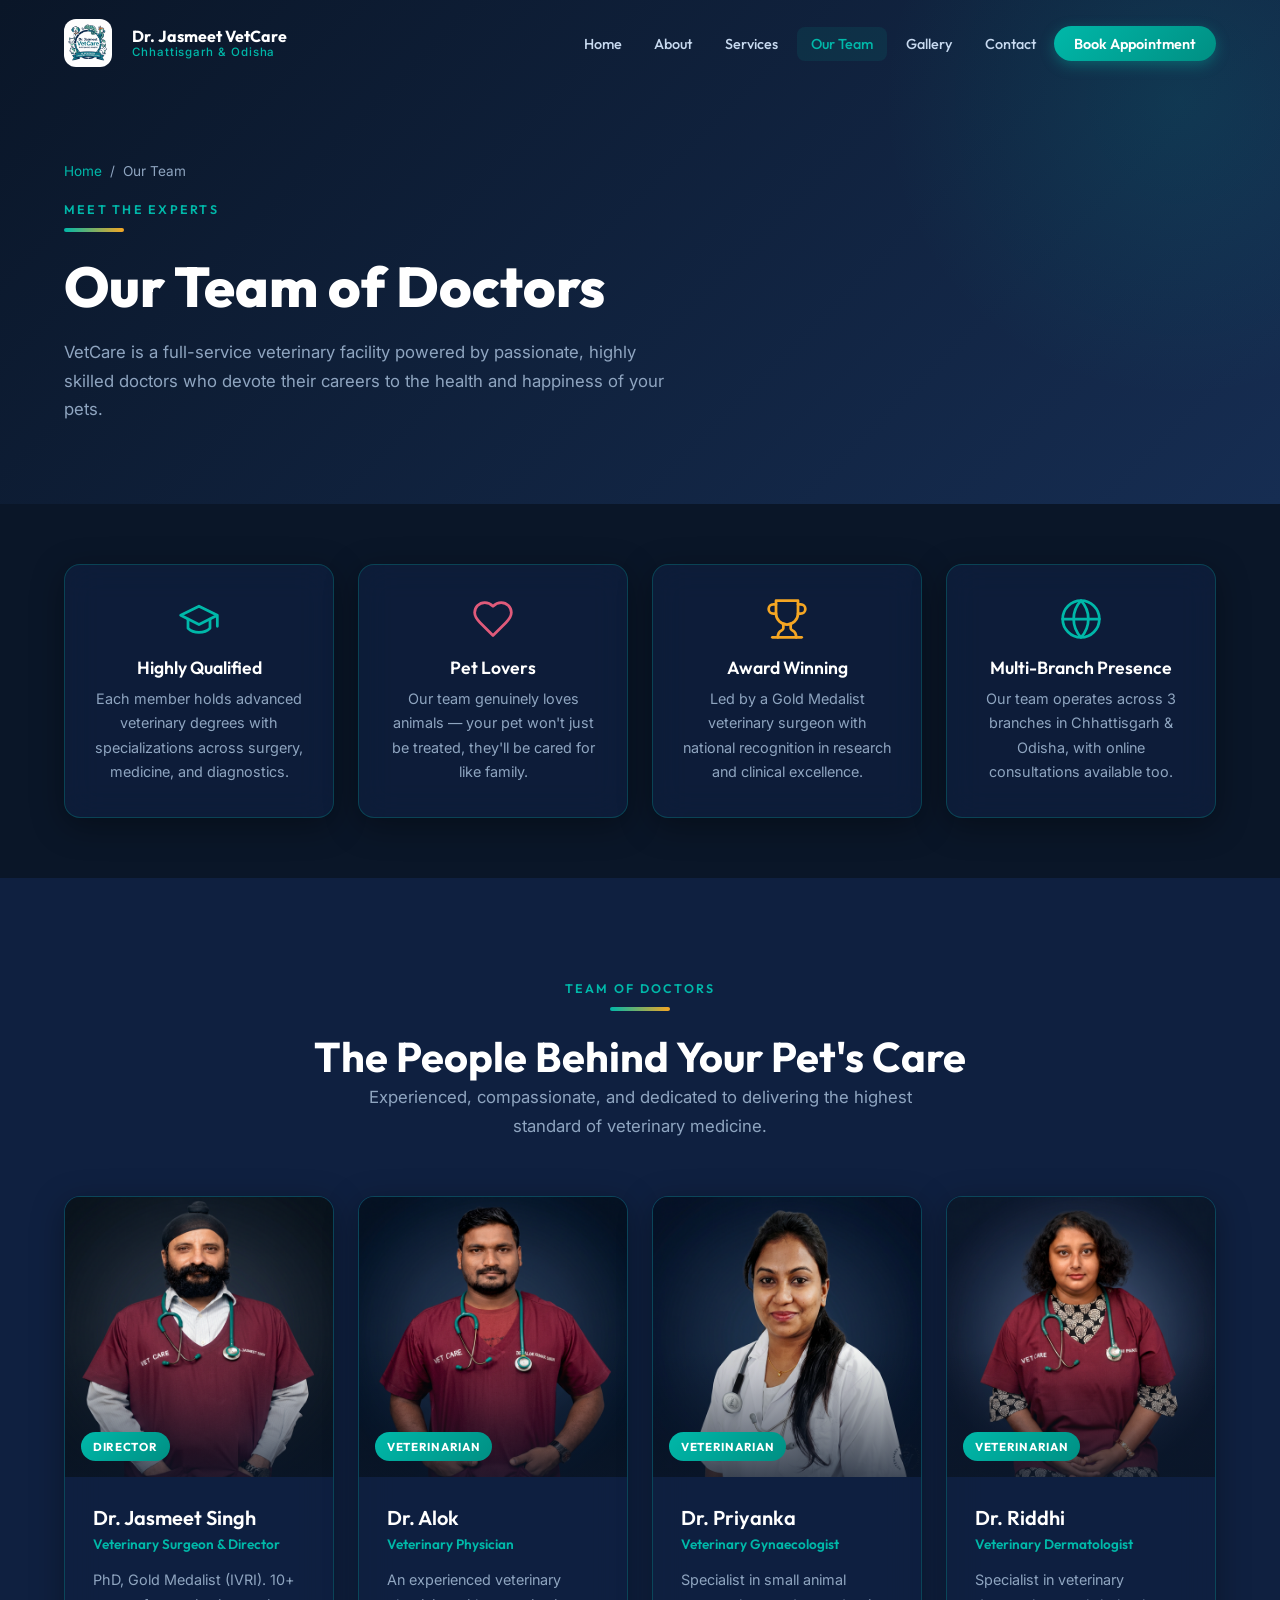
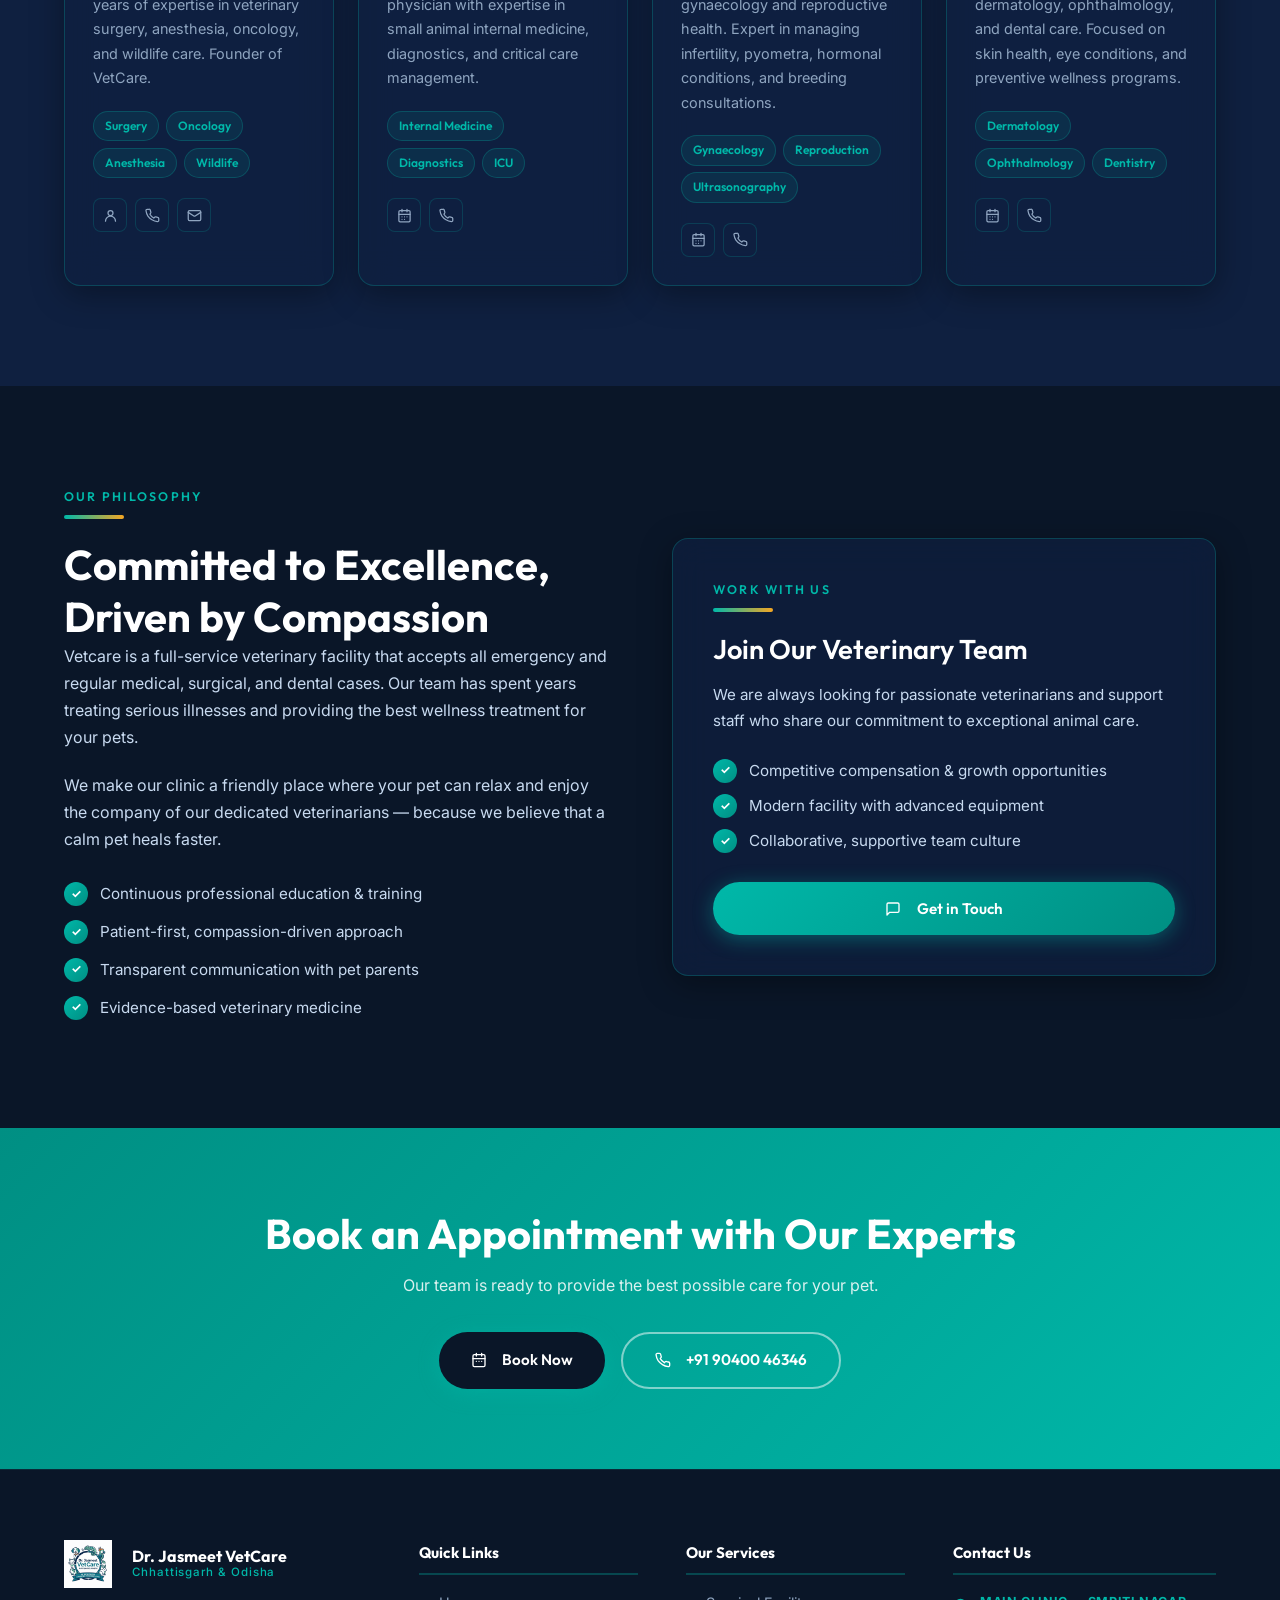
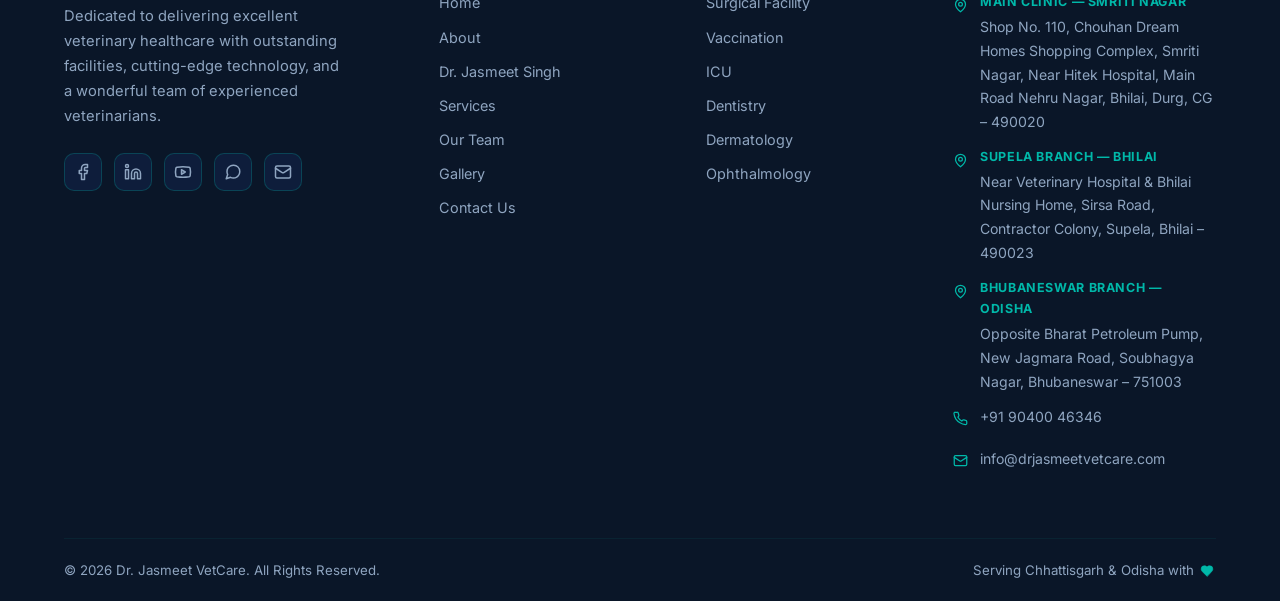
<file: drjasmeetvetcare-20260305T093715Z-1-001/drjasmeetvetcare/team.html>
﻿<!DOCTYPE html>
<html lang="en">

<head>
    <meta charset="UTF-8" />
    <meta name="viewport" content="width=device-width, initial-scale=1.0" />
    <title>Our Team | Dr. Jasmeet VetCare – Expert Veterinary Doctors</title>
    <meta name="description"
        content="Meet the expert team of veterinary doctors at Dr. Jasmeet VetCare — Dr. Jasmeet Singh, Dr. Alok, Dr. Priyanka, and Dr. Riddhi serving Chhattisgarh & Odisha." />
    <link rel="stylesheet" href="css/style.css" />
    <link rel="icon"
        href="data:image/svg+xml,<svg xmlns='http://www.w3.org/2000/svg' viewBox='0 0 100 100'><text y='.9em' font-size='90'>🐾</text></svg>" />
    <style>
        /* ---- Team-specific styles ---- */
        .team-card {
            border-radius: var(--radius);
            overflow: hidden;
            transition: transform var(--transition), box-shadow var(--transition), border-color var(--transition);
        }

        .team-card:hover {
            transform: translateY(-8px);
            box-shadow: 0 20px 56px rgba(0, 0, 0, 0.45);
            border-color: rgba(0, 184, 169, 0.5);
        }

        .team-card-img {
            position: relative;
            height: 280px;
            background: linear-gradient(135deg, var(--navy-mid), var(--navy-light));
            display: flex;
            align-items: center;
            justify-content: center;
            overflow: hidden;
        }

        .team-card-img .avatar-icon {
            font-size: 7rem;
            line-height: 1;
            filter: drop-shadow(0 4px 16px rgba(0, 0, 0, 0.3));
            transition: transform var(--transition);
        }

        .team-card:hover .team-card-photo {
            transform: scale(1.05);
        }

        .team-card-img::after {
            content: '';
            position: absolute;
            inset: 0;
            background: linear-gradient(to top, rgba(10, 22, 40, 0.75) 0%, transparent 45%);
            pointer-events: none;
        }

        .team-card-photo {
            width: 100%;
            height: 100%;
            object-fit: cover;
            object-position: top center;
            display: block;
            transition: transform 0.5s ease;
        }

        .team-card-badge {
            position: absolute;
            bottom: 1rem;
            left: 1rem;
            z-index: 1;
            background: linear-gradient(135deg, var(--teal), var(--teal-dark));
            color: var(--white);
            font-family: 'Outfit';
            font-size: 0.72rem;
            font-weight: 700;
            padding: 0.3rem 0.75rem;
            border-radius: 50px;
            text-transform: uppercase;
            letter-spacing: 0.06em;
        }

        .team-card-body {
            padding: 1.75rem;
        }

        .team-card-body h3 {
            color: var(--white);
            margin-bottom: 0.2rem;
            font-size: 1.25rem;
        }

        .team-card-role {
            font-size: 0.85rem;
            color: var(--teal);
            font-family: 'Outfit';
            font-weight: 600;
            margin-bottom: 0.75rem;
        }

        .team-card-desc {
            font-size: 0.9rem;
            color: var(--text-muted);
            line-height: 1.7;
            margin-bottom: 1.25rem;
        }

        .team-card-specialities {
            display: flex;
            flex-wrap: wrap;
            gap: 0.4rem;
        }

        .spec-tag {
            display: inline-block;
            padding: 0.25rem 0.7rem;
            border-radius: 50px;
            background: rgba(0, 184, 169, 0.1);
            border: 1px solid rgba(0, 184, 169, 0.25);
            color: var(--teal);
            font-size: 0.75rem;
            font-weight: 600;
            font-family: 'Outfit';
        }

        .team-social {
            display: flex;
            gap: 0.5rem;
            margin-top: 1.25rem;
        }

        .team-social-btn {
            width: 34px;
            height: 34px;
            border-radius: 8px;
            background: rgba(15, 32, 64, 0.8);
            border: 1px solid rgba(0, 184, 169, 0.2);
            display: flex;
            align-items: center;
            justify-content: center;
            color: var(--text-muted);
            transition: all var(--transition);
            cursor: pointer;
            text-decoration: none;
        }

        .team-social-btn:hover {
            background: rgba(0, 184, 169, 0.2);
            border-color: var(--teal);
            color: var(--teal);
        }

        .team-social-btn svg {
            width: 15px;
            height: 15px;
            stroke: currentColor;
        }

        /* Values/culture strip */
        .culture-card {
            padding: 2rem 1.75rem;
            text-align: center;
        }

        .culture-icon {
            margin-bottom: 1rem;
            display: flex;
            justify-content: center;
            color: var(--teal);
        }

        .culture-card h4 {
            color: var(--white);
            margin-bottom: 0.5rem;
        }

        .culture-card p {
            font-size: 0.9rem;
            color: var(--text-muted);
        }
    </style>
</head>

<body>

    <!-- NAVBAR -->
    <nav class="navbar" id="navbar">
        <div class="container">
            <a class="nav-brand" href="index.html">
                <img src="images/logo.png" style="height:48px; width:auto; margin-right: 0.5rem;" class="nav-logo"
                    alt="Dr. Jasmeet VetCare Logo" />
                <div class="nav-brand-text">
                    <span class="nav-brand-name">Dr. Jasmeet VetCare</span>
                    <span class="nav-brand-sub">Chhattisgarh & Odisha</span>
                </div>
            </a>
            <ul class="nav-menu" id="navMenu">
                <li><a class="nav-link" href="index.html">Home</a></li>
                <li class="nav-dropdown">
                    <a class="nav-link" href="#">About</a>
                    <div class="nav-dropdown-menu">
                        <a href="about.html">About</a>
                        <a href="doctor.html">Dr. Jasmeet Singh</a>
                    </div>
                </li>
                <li><a class="nav-link" href="services.html">Services</a></li>
                <li><a class="nav-link active" href="team.html">Our Team</a></li>
                <li><a class="nav-link" href="gallery.html">Gallery</a></li>
                <li><a class="nav-link" href="contact.html">Contact</a></li>
                <li><a class="nav-link nav-cta" href="contact.html#enquiry">Book Appointment</a></li>
            </ul>
            <div class="hamburger" id="hamburger"><span></span><span></span><span></span></div>
        </div>
    </nav>

    <!-- PAGE HERO -->
    <section class="page-hero">
        <div class="container">
            <div class="page-hero-breadcrumb"><a href="index.html">Home</a> / <span>Our Team</span></div>
            <span class="section-label">Meet the Experts</span>
            <div class="accent-line"></div>
            <h1>Our Team of Doctors</h1>
            <p class="section-desc" style="margin-top:1rem;">VetCare is a full-service veterinary facility powered by
                passionate, highly skilled doctors who devote their careers to the health and happiness of your pets.
            </p>
        </div>
    </section>

    <!-- TEAM INTRO -->
    <section class="section-pad-sm bg-dark">
        <div class="container">
            <div class="grid-4 fade-up">

                <div class="culture-card glass-card">
                    <div class="culture-icon">
                        <!-- Graduation cap -->
                        <svg xmlns="http://www.w3.org/2000/svg" width="44" height="44" viewBox="0 0 24 24" fill="none"
                            stroke="currentColor" stroke-width="1.5" stroke-linecap="round" stroke-linejoin="round">
                            <path d="M22 10v6M2 10l10-5 10 5-10 5z" />
                            <path d="M6 12v5c3 3 9 3 12 0v-5" />
                        </svg>
                    </div>
                    <h4>Highly Qualified</h4>
                    <p>Each member holds advanced veterinary degrees with specializations across surgery, medicine, and
                        diagnostics.</p>
                </div>

                <div class="culture-card glass-card">
                    <div class="culture-icon" style="color:#e05a7a;">
                        <!-- Heart -->
                        <svg xmlns="http://www.w3.org/2000/svg" width="44" height="44" viewBox="0 0 24 24" fill="none"
                            stroke="currentColor" stroke-width="1.5" stroke-linecap="round" stroke-linejoin="round">
                            <path
                                d="M19 14c1.49-1.46 3-3.21 3-5.5A5.5 5.5 0 0 0 16.5 3c-1.76 0-3 .5-4.5 2-1.5-1.5-2.74-2-4.5-2A5.5 5.5 0 0 0 2 8.5c0 2.3 1.5 4.05 3 5.5l7 7Z" />
                        </svg>
                    </div>
                    <h4>Pet Lovers</h4>
                    <p>Our team genuinely loves animals — your pet won't just be treated, they'll be cared for like
                        family.</p>
                </div>

                <div class="culture-card glass-card">
                    <div class="culture-icon" style="color:var(--gold);">
                        <!-- Trophy -->
                        <svg xmlns="http://www.w3.org/2000/svg" width="44" height="44" viewBox="0 0 24 24" fill="none"
                            stroke="currentColor" stroke-width="1.5" stroke-linecap="round" stroke-linejoin="round">
                            <path d="M6 9H4.5a2.5 2.5 0 0 1 0-5H6" />
                            <path d="M18 9h1.5a2.5 2.5 0 0 0 0-5H18" />
                            <path d="M4 22h16" />
                            <path d="M10 14.66V17c0 .55-.47.98-.97 1.21C7.85 18.75 7 20.24 7 22" />
                            <path d="M14 14.66V17c0 .55.47.98.97 1.21C16.15 18.75 17 20.24 17 22" />
                            <path d="M18 2H6v7a6 6 0 0 0 12 0V2Z" />
                        </svg>
                    </div>
                    <h4>Award Winning</h4>
                    <p>Led by a Gold Medalist veterinary surgeon with national recognition in research and clinical
                        excellence.</p>
                </div>

                <div class="culture-card glass-card">
                    <div class="culture-icon">
                        <!-- Globe -->
                        <svg xmlns="http://www.w3.org/2000/svg" width="44" height="44" viewBox="0 0 24 24" fill="none"
                            stroke="currentColor" stroke-width="1.5" stroke-linecap="round" stroke-linejoin="round">
                            <circle cx="12" cy="12" r="10" />
                            <path d="M12 2a14.5 14.5 0 0 0 0 20 14.5 14.5 0 0 0 0-20" />
                            <path d="M2 12h20" />
                        </svg>
                    </div>
                    <h4>Multi-Branch Presence</h4>
                    <p>Our team operates across 3 branches in Chhattisgarh & Odisha, with online consultations
                        available too.</p>
                </div>

            </div>
        </div>
    </section>

    <!-- TEAM CARDS -->
    <section class="section-pad bg-mid">
        <div class="container">
            <div class="text-center fade-up" style="margin-bottom:3.5rem;">
                <span class="section-label">Team of Doctors</span>
                <div class="accent-line center"></div>
                <h2>The People Behind Your Pet's Care</h2>
                <p class="section-desc">Experienced, compassionate, and dedicated to delivering the highest standard of
                    veterinary medicine.</p>
            </div>

            <div class="grid-4">

                <!-- Dr. Jasmeet -->
                <div class="team-card glass-card fade-up">
                    <div class="team-card-img">
                        <img class="team-card-photo" src="drimage/dr-jasmeet-enhanced.png" alt="Dr. Jasmeet Singh" />
                        <div class="team-card-badge">Director</div>
                    </div>
                    <div class="team-card-body">
                        <h3>Dr. Jasmeet Singh</h3>
                        <div class="team-card-role">Veterinary Surgeon &amp; Director</div>
                        <p class="team-card-desc">PhD, Gold Medalist (IVRI). 10+ years of expertise in veterinary
                            surgery, anesthesia, oncology, and wildlife care. Founder of VetCare.</p>
                        <div class="team-card-specialities">
                            <span class="spec-tag">Surgery</span>
                            <span class="spec-tag">Oncology</span>
                            <span class="spec-tag">Anesthesia</span>
                            <span class="spec-tag">Wildlife</span>
                        </div>
                        <div class="team-social">
                            <!-- View Profile -->
                            <a class="team-social-btn" href="doctor.html" title="View Profile">
                                <svg xmlns="http://www.w3.org/2000/svg" viewBox="0 0 24 24" fill="none"
                                    stroke="currentColor" stroke-width="2" stroke-linecap="round"
                                    stroke-linejoin="round">
                                    <circle cx="12" cy="8" r="4" />
                                    <path d="M20 21a8 8 0 1 0-16 0" />
                                </svg>
                            </a>
                            <!-- Call -->
                            <a class="team-social-btn" href="tel:9040046346" title="Call">
                                <svg xmlns="http://www.w3.org/2000/svg" viewBox="0 0 24 24" fill="none"
                                    stroke="currentColor" stroke-width="2" stroke-linecap="round"
                                    stroke-linejoin="round">
                                    <path
                                        d="M22 16.92v3a2 2 0 0 1-2.18 2 19.79 19.79 0 0 1-8.63-3.07A19.5 19.5 0 0 1 4.69 13 19.79 19.79 0 0 1 1.61 4.37 2 2 0 0 1 3.58 2h3a2 2 0 0 1 2 1.72c.127.96.361 1.903.7 2.81a2 2 0 0 1-.45 2.11L7.91 9.91a16 16 0 0 0 6.13 6.13l1.27-1.27a2 2 0 0 1 2.11-.45c.907.339 1.85.573 2.81.7A2 2 0 0 1 22 16.92z" />
                                </svg>
                            </a>
                            <!-- Email -->
                            <a class="team-social-btn" href="mailto:info@drjasmeetvetcare.com" title="Email">
                                <svg xmlns="http://www.w3.org/2000/svg" viewBox="0 0 24 24" fill="none"
                                    stroke="currentColor" stroke-width="2" stroke-linecap="round"
                                    stroke-linejoin="round">
                                    <rect width="20" height="16" x="2" y="4" rx="2" />
                                    <path d="m22 7-8.97 5.7a1.94 1.94 0 0 1-2.06 0L2 7" />
                                </svg>
                            </a>
                        </div>
                    </div>
                </div>

                <!-- Dr. Alok -->
                <div class="team-card glass-card fade-up delay-1">
                    <div class="team-card-img">
                        <img class="team-card-photo" src="drimage/dr-alok-enhanced.png" alt="Dr. Alok Kumar Singh" />
                        <div class="team-card-badge">Veterinarian</div>
                    </div>
                    <div class="team-card-body">
                        <h3>Dr. Alok</h3>
                        <div class="team-card-role">Veterinary Physician</div>
                        <p class="team-card-desc">An experienced veterinary physician with expertise in small animal
                            internal medicine, diagnostics, and critical care management.</p>
                        <div class="team-card-specialities">
                            <span class="spec-tag">Internal Medicine</span>
                            <span class="spec-tag">Diagnostics</span>
                            <span class="spec-tag">ICU</span>
                        </div>
                        <div class="team-social">
                            <!-- Book Appointment -->
                            <a class="team-social-btn" href="contact.html#enquiry" title="Book Appointment">
                                <svg xmlns="http://www.w3.org/2000/svg" viewBox="0 0 24 24" fill="none"
                                    stroke="currentColor" stroke-width="2" stroke-linecap="round"
                                    stroke-linejoin="round">
                                    <rect width="18" height="18" x="3" y="4" rx="2" />
                                    <path d="M16 2v4M8 2v4M3 10h18" />
                                    <path d="M8 14h.01M12 14h.01M16 14h.01M8 18h.01M12 18h.01" />
                                </svg>
                            </a>
                            <!-- Call -->
                            <a class="team-social-btn" href="tel:9040046346" title="Call">
                                <svg xmlns="http://www.w3.org/2000/svg" viewBox="0 0 24 24" fill="none"
                                    stroke="currentColor" stroke-width="2" stroke-linecap="round"
                                    stroke-linejoin="round">
                                    <path
                                        d="M22 16.92v3a2 2 0 0 1-2.18 2 19.79 19.79 0 0 1-8.63-3.07A19.5 19.5 0 0 1 4.69 13 19.79 19.79 0 0 1 1.61 4.37 2 2 0 0 1 3.58 2h3a2 2 0 0 1 2 1.72c.127.96.361 1.903.7 2.81a2 2 0 0 1-.45 2.11L7.91 9.91a16 16 0 0 0 6.13 6.13l1.27-1.27a2 2 0 0 1 2.11-.45c.907.339 1.85.573 2.81.7A2 2 0 0 1 22 16.92z" />
                                </svg>
                            </a>
                        </div>
                    </div>
                </div>

                <!-- Dr. Priyanka -->
                <div class="team-card glass-card fade-up delay-2">
                    <div class="team-card-img">
                        <img class="team-card-photo" src="drimage/dr-priyanka-enhanced.png" alt="Dr. Priyanka" />
                        <div class="team-card-badge">Veterinarian</div>
                    </div>
                    <div class="team-card-body">
                        <h3>Dr. Priyanka</h3>
                        <div class="team-card-role">Veterinary Gynaecologist</div>
                        <p class="team-card-desc">Specialist in small animal gynaecology and reproductive health. Expert
                            in managing infertility, pyometra, hormonal conditions, and breeding consultations.</p>
                        <div class="team-card-specialities">
                            <span class="spec-tag">Gynaecology</span>
                            <span class="spec-tag">Reproduction</span>
                            <span class="spec-tag">Ultrasonography</span>
                        </div>
                        <div class="team-social">
                            <a class="team-social-btn" href="contact.html#enquiry" title="Book Appointment">
                                <svg xmlns="http://www.w3.org/2000/svg" viewBox="0 0 24 24" fill="none"
                                    stroke="currentColor" stroke-width="2" stroke-linecap="round"
                                    stroke-linejoin="round">
                                    <rect width="18" height="18" x="3" y="4" rx="2" />
                                    <path d="M16 2v4M8 2v4M3 10h18" />
                                    <path d="M8 14h.01M12 14h.01M16 14h.01M8 18h.01M12 18h.01" />
                                </svg>
                            </a>
                            <a class="team-social-btn" href="tel:9040046346" title="Call">
                                <svg xmlns="http://www.w3.org/2000/svg" viewBox="0 0 24 24" fill="none"
                                    stroke="currentColor" stroke-width="2" stroke-linecap="round"
                                    stroke-linejoin="round">
                                    <path
                                        d="M22 16.92v3a2 2 0 0 1-2.18 2 19.79 19.79 0 0 1-8.63-3.07A19.5 19.5 0 0 1 4.69 13 19.79 19.79 0 0 1 1.61 4.37 2 2 0 0 1 3.58 2h3a2 2 0 0 1 2 1.72c.127.96.361 1.903.7 2.81a2 2 0 0 1-.45 2.11L7.91 9.91a16 16 0 0 0 6.13 6.13l1.27-1.27a2 2 0 0 1 2.11-.45c.907.339 1.85.573 2.81.7A2 2 0 0 1 22 16.92z" />
                                </svg>
                            </a>
                        </div>
                    </div>
                </div>

                <!-- Dr. Riddhi -->
                <div class="team-card glass-card fade-up delay-3">
                    <div class="team-card-img">
                        <img class="team-card-photo" src="drimage/dr-riddhi-enhanced.png" alt="Dr. Riddhi Pandey" />
                        <div class="team-card-badge">Veterinarian</div>
                    </div>
                    <div class="team-card-body">
                        <h3>Dr. Riddhi</h3>
                        <div class="team-card-role">Veterinary Dermatologist</div>
                        <p class="team-card-desc">Specialist in veterinary dermatology, ophthalmology, and dental care.
                            Focused on skin health, eye conditions, and preventive wellness programs.</p>
                        <div class="team-card-specialities">
                            <span class="spec-tag">Dermatology</span>
                            <span class="spec-tag">Ophthalmology</span>
                            <span class="spec-tag">Dentistry</span>
                        </div>
                        <div class="team-social">
                            <a class="team-social-btn" href="contact.html#enquiry" title="Book Appointment">
                                <svg xmlns="http://www.w3.org/2000/svg" viewBox="0 0 24 24" fill="none"
                                    stroke="currentColor" stroke-width="2" stroke-linecap="round"
                                    stroke-linejoin="round">
                                    <rect width="18" height="18" x="3" y="4" rx="2" />
                                    <path d="M16 2v4M8 2v4M3 10h18" />
                                    <path d="M8 14h.01M12 14h.01M16 14h.01M8 18h.01M12 18h.01" />
                                </svg>
                            </a>
                            <a class="team-social-btn" href="tel:9040046346" title="Call">
                                <svg xmlns="http://www.w3.org/2000/svg" viewBox="0 0 24 24" fill="none"
                                    stroke="currentColor" stroke-width="2" stroke-linecap="round"
                                    stroke-linejoin="round">
                                    <path
                                        d="M22 16.92v3a2 2 0 0 1-2.18 2 19.79 19.79 0 0 1-8.63-3.07A19.5 19.5 0 0 1 4.69 13 19.79 19.79 0 0 1 1.61 4.37 2 2 0 0 1 3.58 2h3a2 2 0 0 1 2 1.72c.127.96.361 1.903.7 2.81a2 2 0 0 1-.45 2.11L7.91 9.91a16 16 0 0 0 6.13 6.13l1.27-1.27a2 2 0 0 1 2.11-.45c.907.339 1.85.573 2.81.7A2 2 0 0 1 22 16.92z" />
                                </svg>
                            </a>
                        </div>
                    </div>
                </div>

            </div>
        </div>
    </section>

    <!-- JOIN OUR TEAM / MISSION -->
    <section class="section-pad bg-dark">
        <div class="container grid-2" style="gap:4rem; align-items:center;">
            <div class="fade-up">
                <span class="section-label">Our Philosophy</span>
                <div class="accent-line"></div>
                <h2>Committed to Excellence, Driven by Compassion</h2>
                <p style="margin-bottom:1.25rem;">Vetcare is a full-service veterinary facility that accepts all
                    emergency and regular medical, surgical, and dental cases. Our team has spent years treating serious
                    illnesses and providing the best wellness treatment for your pets.</p>
                <p style="margin-bottom:1.75rem;">We make our clinic a friendly place where your pet can relax and enjoy
                    the company of our dedicated veterinarians — because we believe that a calm pet heals faster.</p>
                <div class="about-points">
                    <div class="about-point">Continuous professional education &amp; training</div>
                    <div class="about-point">Patient-first, compassion-driven approach</div>
                    <div class="about-point">Transparent communication with pet parents</div>
                    <div class="about-point">Evidence-based veterinary medicine</div>
                </div>
            </div>
            <div class="fade-up delay-1">
                <div class="glass-card" style="padding:2.5rem;">
                    <span class="section-label">Work With Us</span>
                    <div class="accent-line"></div>
                    <h3 style="margin-bottom:1rem;">Join Our Veterinary Team</h3>
                    <p style="margin-bottom:1.5rem; font-size:0.95rem;">We are always looking for passionate
                        veterinarians and support staff who share our commitment to exceptional animal care.</p>
                    <ul style="display:flex; flex-direction:column; gap:0.6rem; margin-bottom:1.75rem;">
                        <li class="about-point">Competitive compensation &amp; growth opportunities</li>
                        <li class="about-point">Modern facility with advanced equipment</li>
                        <li class="about-point">Collaborative, supportive team culture</li>
                    </ul>
                    <a href="contact.html" class="btn btn-primary" style="width:100%; justify-content:center;">
                        <svg xmlns="http://www.w3.org/2000/svg" width="16" height="16" viewBox="0 0 24 24" fill="none"
                            stroke="currentColor" stroke-width="2" stroke-linecap="round" stroke-linejoin="round"
                            style="margin-right:0.5rem; vertical-align:middle;">
                            <path d="M21 15a2 2 0 0 1-2 2H7l-4 4V5a2 2 0 0 1 2-2h14a2 2 0 0 1 2 2z" />
                        </svg>
                        Get in Touch
                    </a>
                </div>
            </div>
        </div>
    </section>

    <!-- CTA -->
    <section style="padding:80px 0; background:linear-gradient(135deg, var(--teal-dark), var(--teal));">
        <div class="container text-center fade-up">
            <h2 style="color:var(--white); margin-bottom:0.75rem;">Book an Appointment with Our Experts</h2>
            <p style="color:rgba(255,255,255,0.85); margin-bottom:2rem;">Our team is ready to provide the best possible
                care for your pet.</p>
            <div style="display:flex; gap:1rem; flex-wrap:wrap; justify-content:center;">
                <a href="contact.html#enquiry" class="btn btn-primary" style="background:var(--navy);">
                    <svg xmlns="http://www.w3.org/2000/svg" width="16" height="16" viewBox="0 0 24 24" fill="none"
                        stroke="currentColor" stroke-width="2" stroke-linecap="round" stroke-linejoin="round"
                        style="margin-right:0.45rem; vertical-align:middle;">
                        <rect width="18" height="18" x="3" y="4" rx="2" />
                        <path d="M16 2v4M8 2v4M3 10h18" />
                        <path d="M8 14h.01M12 14h.01M16 14h.01" />
                    </svg>
                    Book Now
                </a>
                <a href="tel:9040046346" class="btn btn-outline"
                    style="border-color:rgba(255,255,255,0.5); color:var(--white);">
                    <svg xmlns="http://www.w3.org/2000/svg" width="16" height="16" viewBox="0 0 24 24" fill="none"
                        stroke="currentColor" stroke-width="2" stroke-linecap="round" stroke-linejoin="round"
                        style="margin-right:0.45rem; vertical-align:middle;">
                        <path
                            d="M22 16.92v3a2 2 0 0 1-2.18 2 19.79 19.79 0 0 1-8.63-3.07A19.5 19.5 0 0 1 4.69 13 19.79 19.79 0 0 1 1.61 4.37 2 2 0 0 1 3.58 2h3a2 2 0 0 1 2 1.72c.127.96.361 1.903.7 2.81a2 2 0 0 1-.45 2.11L7.91 9.91a16 16 0 0 0 6.13 6.13l1.27-1.27a2 2 0 0 1 2.11-.45c.907.339 1.85.573 2.81.7A2 2 0 0 1 22 16.92z" />
                    </svg>
                    +91 90400 46346
                </a>
            </div>
        </div>
    </section>

    <!-- FOOTER -->
    <script src="js/footer.js"></script>
    <script src="js/main.js"></script>
</body>

</html>
</file>
<file: drjasmeetvetcare-20260305T093715Z-1-001/drjasmeetvetcare/css/style.css>
/* =========================================
   Dr. Jasmeet VetCare – Global Design System
   ========================================= */

@import url('https://fonts.googleapis.com/css2?family=Outfit:wght@300;400;500;600;700;800&family=Inter:wght@300;400;500;600&display=swap');

/* ---- CSS Variables ---- */
:root {
  --navy:        #0a1628;
  --navy-mid:    #0f2040;
  --navy-light:  #162d52;
  --teal:        #00b8a9;
  --teal-light:  #00d4c4;
  --teal-dark:   #008f83;
  --gold:        #f5a623;
  --gold-light:  #ffc107;
  --white:       #ffffff;
  --off-white:   #f0f6ff;
  --text-muted:  #8fa5c0;
  --text-body:   #c8daf0;
  --glass-bg:    rgba(15, 32, 64, 0.7);
  --glass-border:rgba(0, 184, 169, 0.25);
  --card-shadow: 0 8px 32px rgba(0, 0, 0, 0.35);
  --radius:      16px;
  --radius-sm:   8px;
  --transition:  0.3s ease;
}

/* ---- Reset & Base ---- */
*, *::before, *::after { box-sizing: border-box; margin: 0; padding: 0; }

html { scroll-behavior: smooth; }

body {
  font-family: 'Inter', sans-serif;
  background: var(--navy);
  color: var(--text-body);
  line-height: 1.7;
  overflow-x: hidden;
}

img { max-width: 100%; display: block; }
a  { text-decoration: none; color: inherit; }
ul { list-style: none; }

/* ---- Typography ---- */
h1, h2, h3, h4, h5 {
  font-family: 'Outfit', sans-serif;
  color: var(--white);
  line-height: 1.25;
}
h1 { font-size: clamp(2rem, 5vw, 3.5rem); font-weight: 800; }
h2 { font-size: clamp(1.6rem, 3.5vw, 2.6rem); font-weight: 700; }
h3 { font-size: clamp(1.2rem, 2.5vw, 1.7rem); font-weight: 600; }
h4 { font-size: 1.1rem; font-weight: 600; }
p  { font-size: 1rem; color: var(--text-body); }

.section-label {
  font-family: 'Outfit', sans-serif;
  font-size: 0.78rem;
  font-weight: 600;
  letter-spacing: 0.18em;
  text-transform: uppercase;
  color: var(--teal);
  margin-bottom: 0.5rem;
  display: block;
}
.section-title { margin-bottom: 1rem; }
.section-desc  { color: var(--text-muted); font-size: 1.05rem; max-width: 600px; }

/* ---- Layout ---- */
.container {
  width: 90%;
  max-width: 1200px;
  margin-inline: auto;
}

.section-pad { padding: 100px 0; }
.section-pad-sm { padding: 60px 0; }

.grid-2 { display: grid; grid-template-columns: repeat(2, 1fr); gap: 2rem; }
.grid-3 { display: grid; grid-template-columns: repeat(3, 1fr); gap: 2rem; }
.grid-4 { display: grid; grid-template-columns: repeat(4, 1fr); gap: 1.5rem; }
.text-center { text-align: center; }
.text-center .section-desc { margin-inline: auto; }
.flex-center { display: flex; align-items: center; justify-content: center; }
.flex-between { display: flex; align-items: center; justify-content: space-between; }

/* ---- Buttons ---- */
.btn {
  display: inline-flex;
  align-items: center;
  gap: 0.5rem;
  padding: 0.85rem 2rem;
  border-radius: 50px;
  font-family: 'Outfit', sans-serif;
  font-size: 0.95rem;
  font-weight: 600;
  cursor: pointer;
  border: none;
  transition: all var(--transition);
}
.btn-primary {
  background: linear-gradient(135deg, var(--teal), var(--teal-dark));
  color: var(--white);
  box-shadow: 0 4px 20px rgba(0, 184, 169, 0.4);
}
.btn-primary:hover {
  transform: translateY(-3px);
  box-shadow: 0 8px 28px rgba(0, 184, 169, 0.55);
}
.btn-outline {
  background: transparent;
  color: var(--white);
  border: 2px solid rgba(255,255,255,0.4);
}
.btn-outline:hover {
  background: rgba(255,255,255,0.1);
  border-color: var(--teal);
  color: var(--teal);
  transform: translateY(-3px);
}
.btn-gold {
  background: linear-gradient(135deg, var(--gold), var(--gold-light));
  color: var(--navy);
  box-shadow: 0 4px 20px rgba(245, 166, 35, 0.4);
}
.btn-gold:hover {
  transform: translateY(-3px);
  box-shadow: 0 8px 28px rgba(245, 166, 35, 0.55);
}

/* ---- Glass Card ---- */
.glass-card {
  background: var(--glass-bg);
  backdrop-filter: blur(16px);
  -webkit-backdrop-filter: blur(16px);
  border: 1px solid var(--glass-border);
  border-radius: var(--radius);
  box-shadow: var(--card-shadow);
  transition: transform var(--transition), box-shadow var(--transition), border-color var(--transition);
}
.glass-card:hover {
  transform: translateY(-6px);
  border-color: rgba(0, 184, 169, 0.5);
  box-shadow: 0 16px 48px rgba(0, 0, 0, 0.4);
}

/* ---- Teal Gradient Background ---- */
.bg-dark   { background: var(--navy); }
.bg-mid    { background: var(--navy-mid); }
.bg-light  { background: var(--navy-light); }
.bg-gradient {
  background: linear-gradient(135deg, var(--navy-mid) 0%, var(--navy-light) 100%);
}

/* ---- Decorative accent line ---- */
.accent-line {
  width: 60px; height: 4px;
  background: linear-gradient(90deg, var(--teal), var(--gold));
  border-radius: 2px;
  margin-bottom: 1.25rem;
}
.accent-line.center { margin-inline: auto; }

/* ---- Icons ---- */
.icon-wrap {
  width: 64px; height: 64px;
  border-radius: 14px;
  background: linear-gradient(135deg, rgba(0,184,169,0.2), rgba(0,184,169,0.05));
  border: 1px solid rgba(0,184,169,0.3);
  display: flex; align-items: center; justify-content: center;
  font-size: 1.75rem;
  transition: all var(--transition);
  flex-shrink: 0;
  margin-bottom: 1rem;
}
.icon-wrap:hover {
  background: linear-gradient(135deg, rgba(0,184,169,0.4), rgba(0,184,169,0.15));
}

/* ============ NAVBAR ============ */
.navbar {
  position: fixed;
  top: 0; left: 0; right: 0;
  z-index: 1000;
  padding: 1.2rem 0;
  transition: all var(--transition);
}
.navbar.scrolled {
  background: rgba(10, 22, 40, 0.95);
  backdrop-filter: blur(20px);
  -webkit-backdrop-filter: blur(20px);
  padding: 0.8rem 0;
  box-shadow: 0 4px 24px rgba(0,0,0,0.3);
  border-bottom: 1px solid rgba(0,184,169,0.15);
}
.navbar .container { display: flex; align-items: center; justify-content: space-between; }

.nav-brand {
  display: flex; align-items: center; gap: 0.75rem;
}
.nav-logo {
  width: 48px; height: 48px;
  background: linear-gradient(135deg, var(--teal), var(--teal-dark));
  border-radius: 12px;
  display: flex; align-items: center; justify-content: center;
  font-size: 1.4rem;
  font-family: 'Outfit', sans-serif;
  font-weight: 800;
  color: var(--white);
  flex-shrink: 0;
}
.nav-brand-text {
  display: flex; flex-direction: column; line-height: 1.2;
}
.nav-brand-name {
  font-family: 'Outfit', sans-serif;
  font-weight: 700;
  font-size: 1rem;
  color: var(--white);
}
.nav-brand-sub {
  font-size: 0.72rem;
  color: var(--teal);
  font-weight: 500;
  letter-spacing: 0.08em;
}

.nav-menu {
  display: flex; align-items: center; gap: 0.25rem;
}
.nav-link {
  padding: 0.5rem 0.9rem;
  border-radius: 8px;
  font-family: 'Outfit', sans-serif;
  font-size: 0.9rem;
  font-weight: 500;
  color: var(--text-body);
  transition: all var(--transition);
  position: relative;
}
.nav-link:hover, .nav-link.active {
  color: var(--teal);
  background: rgba(0,184,169,0.1);
}

.nav-dropdown { position: relative; }
.nav-dropdown-menu {
  position: absolute;
  top: calc(100% + 8px);
  left: 0;
  min-width: 200px;
  background: rgba(10, 22, 40, 0.97);
  backdrop-filter: blur(20px);
  border: 1px solid var(--glass-border);
  border-radius: var(--radius-sm);
  box-shadow: 0 12px 40px rgba(0,0,0,0.4);
  opacity: 0; pointer-events: none;
  transform: translateY(-8px);
  transition: all var(--transition);
  padding: 0.5rem 0;
}
.nav-dropdown:hover .nav-dropdown-menu {
  opacity: 1; pointer-events: all; transform: translateY(0);
}
.nav-dropdown-menu a {
  display: block;
  padding: 0.6rem 1rem;
  font-size: 0.88rem;
  color: var(--text-body);
  transition: all var(--transition);
}
.nav-dropdown-menu a:hover {
  color: var(--teal);
  background: rgba(0,184,169,0.1);
  padding-left: 1.4rem;
}

.nav-cta {
  background: linear-gradient(135deg, var(--teal), var(--teal-dark));
  color: var(--white) !important;
  padding: 0.55rem 1.25rem !important;
  border-radius: 50px !important;
  font-weight: 600 !important;
  box-shadow: 0 4px 14px rgba(0,184,169,0.35);
}
.nav-cta:hover {
  box-shadow: 0 6px 22px rgba(0,184,169,0.55) !important;
  background: rgba(0,184,169,0.1) !important;
  color: var(--teal) !important;
}

.hamburger {
  display: none;
  flex-direction: column; gap: 5px;
  cursor: pointer; padding: 8px;
}
.hamburger span {
  display: block; width: 26px; height: 2px;
  background: var(--white);
  border-radius: 2px;
  transition: all var(--transition);
}
.hamburger.open span:nth-child(1) { transform: rotate(45deg) translate(5px,5px); }
.hamburger.open span:nth-child(2) { opacity: 0; }
.hamburger.open span:nth-child(3) { transform: rotate(-45deg) translate(5px,-5px); }

/* ============ HERO ============ */
.hero {
  position: relative;
  min-height: 100vh;
  display: flex; align-items: center;
  overflow: hidden;
}
.hero-bg {
  position: absolute; inset: 0;
  background-size: cover; background-position: center;
  background-attachment: fixed;
}
.hero-overlay {
  position: absolute; inset: 0;
  background: linear-gradient(135deg,
    rgba(10,22,40,0.88) 0%,
    rgba(10,22,40,0.65) 50%,
    rgba(0,143,131,0.3) 100%
  );
}
.hero-content {
  position: relative;
  z-index: 1;
  max-width: 680px;
}
.hero-badge {
  display: inline-flex; align-items: center; gap: 0.5rem;
  background: rgba(0,184,169,0.15);
  border: 1px solid rgba(0,184,169,0.4);
  border-radius: 50px;
  padding: 0.4rem 1rem;
  font-family: 'Outfit', sans-serif;
  font-size: 0.8rem;
  font-weight: 600;
  color: var(--teal);
  letter-spacing: 0.08em;
  text-transform: uppercase;
  margin-bottom: 1.5rem;
}
.hero-badge span { width: 8px; height: 8px; border-radius: 50%; background: var(--teal); animation: pulse 1.8s infinite; }
@keyframes pulse {
  0%, 100% { transform: scale(1); opacity: 1; }
  50% { transform: scale(1.5); opacity: 0.6; }
}

.hero-title { margin-bottom: 1.25rem; }
.hero-title em { font-style: normal; color: var(--teal); }
.hero-desc { font-size: 1.1rem; margin-bottom: 2rem; color: var(--text-body); max-width: 520px; }
.hero-btns { display: flex; gap: 1rem; flex-wrap: wrap; margin-bottom: 2.5rem; }

.hero-strip {
  display: flex; gap: 2rem; flex-wrap: wrap;
}
.hero-stat {
  display: flex; flex-direction: column;
}
.hero-stat strong {
  font-family: 'Outfit', sans-serif;
  font-size: 1.6rem; font-weight: 800;
  color: var(--white);
  line-height: 1;
}
.hero-stat span {
  font-size: 0.8rem;
  color: var(--text-muted);
}

.hero-scroll {
  position: absolute;
  bottom: 2rem; left: 50%; transform: translateX(-50%);
  display: flex; flex-direction: column; align-items: center; gap: 0.5rem;
  color: var(--text-muted); font-size: 0.78rem;
  animation: bounce 2s infinite;
}
.hero-scroll svg { opacity: 0.6; }
@keyframes bounce {
  0%, 100% { transform: translateX(-50%) translateY(0); }
  50% { transform: translateX(-50%) translateY(8px); }
}

/* ============ FEATURES STRIP ============ */
.features-strip {
  padding: 0;
  position: relative;
  z-index: 2;
  margin-top: -50px;
}
.features-strip .container {
  display: grid;
  grid-template-columns: repeat(3, 1fr);
  gap: 1.5rem;
}
.feature-card {
  padding: 2rem 1.5rem;
  display: flex; align-items: flex-start; gap: 1.25rem;
}
.feature-icon {
  width: 56px; height: 56px; flex-shrink: 0;
  border-radius: 12px;
  background: linear-gradient(135deg, var(--teal), var(--teal-dark));
  display: flex; align-items: center; justify-content: center;
  font-size: 1.5rem;
}
.feature-card h4 { color: var(--white); margin-bottom: 0.35rem; }
.feature-card p  { font-size: 0.9rem; color: var(--text-muted); }

/* ============ ABOUT SNIPPET ============ */
.about-section img {
  border-radius: var(--radius);
  object-fit: cover;
  width: 100%;
  height: 480px;
  box-shadow: var(--card-shadow);
}
.about-content { display: flex; flex-direction: column; justify-content: center; gap: 1.25rem; }
.about-points { display: flex; flex-direction: column; gap: 0.75rem; margin: 0.5rem 0; }
.about-point {
  display: flex; align-items: center; gap: 0.75rem;
  font-size: 0.95rem; color: var(--text-body);
}
.about-point::before {
  content: '✓';
  width: 24px; height: 24px; flex-shrink: 0;
  border-radius: 50%;
  background: linear-gradient(135deg, var(--teal), var(--teal-dark));
  color: var(--white);
  font-size: 0.75rem; font-weight: 700;
  display: flex; align-items: center; justify-content: center;
}

/* ============ WHY CHOOSE ============ */
.why-card { padding: 2rem 1.75rem; }
.why-card .icon-wrap { margin-bottom: 1.25rem; }
.why-card h4 { color: var(--white); margin-bottom: 0.5rem; }
.why-card p  { font-size: 0.92rem; color: var(--text-muted); }

/* ============ SERVICES PREVIEW ============ */
.service-card { padding: 2rem 1.75rem; cursor: pointer; }
.service-card .icon-wrap { font-size: 1.75rem; }
.service-card h4 { color: var(--white); margin-bottom: 0.5rem; }
.service-card p  { font-size: 0.88rem; color: var(--text-muted); line-height: 1.6; }
.service-card .read-link {
  display: inline-flex; align-items: center; gap: 0.4rem;
  color: var(--teal); font-size: 0.85rem; font-weight: 600;
  margin-top: 1rem; transition: gap var(--transition);
}
.service-card:hover .read-link { gap: 0.7rem; }

/* ============ STATS ============ */
.stats-section {
  background: linear-gradient(135deg, var(--teal-dark) 0%, var(--teal) 100%);
  padding: 70px 0;
}
.stats-section .container {
  display: grid;
  grid-template-columns: repeat(4, 1fr);
  gap: 2rem;
  text-align: center;
}
.stat-item strong {
  display: block;
  font-family: 'Outfit', sans-serif;
  font-size: 3rem; font-weight: 800;
  color: var(--white);
  line-height: 1;
  margin-bottom: 0.4rem;
}
.stat-item .stat-suffix { color: var(--gold-light); }
.stat-item span.label { font-size: 0.95rem; color: rgba(255,255,255,0.8); }

/* ============ REVIEWS ============ */
.review-card { padding: 2rem; }
.review-stars { color: var(--gold); font-size: 1.1rem; margin-bottom: 1rem; }
.review-text { font-size: 0.95rem; color: var(--text-body); font-style: italic; margin-bottom: 1.25rem; line-height: 1.7; }
.review-author { display: flex; align-items: center; gap: 0.75rem; }
.review-avatar {
  width: 44px; height: 44px; border-radius: 50%;
  background: linear-gradient(135deg, var(--teal), var(--teal-dark));
  display: flex; align-items: center; justify-content: center;
  font-family: 'Outfit', sans-serif; font-size: 1rem; font-weight: 700;
  color: var(--white); flex-shrink: 0;
}
.review-name { font-family: 'Outfit'; font-weight: 600; color: var(--white); font-size: 0.95rem; }
.review-role { font-size: 0.78rem; color: var(--text-muted); }

/* ============ TIPS ============ */
.tips-grid {
  display: grid;
  grid-template-columns: repeat(2, 1fr);
  gap: 0.85rem;
}
.tip-item {
  display: flex; align-items: flex-start; gap: 0.75rem;
  padding: 1rem 1.25rem;
  background: rgba(15,32,64,0.5);
  border: 1px solid rgba(0,184,169,0.15);
  border-radius: var(--radius-sm);
  font-size: 0.92rem; color: var(--text-body);
  transition: all var(--transition);
}
.tip-item:hover {
  border-color: rgba(0,184,169,0.4);
  background: rgba(0,184,169,0.08);
}
.tip-num {
  flex-shrink: 0;
  width: 24px; height: 24px;
  border-radius: 6px;
  background: linear-gradient(135deg, var(--teal), var(--teal-dark));
  display: flex; align-items: center; justify-content: center;
  font-size: 0.72rem; font-weight: 700;
  color: var(--white); font-family: 'Outfit';
}

/* ============ BLOGS ============ */
.blog-card {
  padding: 0;
  overflow: hidden;
}
.blog-card-img {
  width: 100%; height: 200px;
  object-fit: cover;
}
.blog-card-img-placeholder {
  width: 100%; height: 200px;
  background: linear-gradient(135deg, var(--navy-light), var(--teal-dark));
  display: flex; align-items: center; justify-content: center;
  font-size: 3rem;
}
.blog-card-body { padding: 1.5rem; }
.blog-tag {
  display: inline-block;
  background: rgba(0,184,169,0.15);
  border: 1px solid rgba(0,184,169,0.3);
  color: var(--teal);
  font-size: 0.75rem; font-weight: 600;
  padding: 0.2rem 0.6rem; border-radius: 50px;
  margin-bottom: 0.75rem; font-family: 'Outfit';
  text-transform: uppercase; letter-spacing: 0.05em;
}
.blog-card h4 { color: var(--white); margin-bottom: 0.5rem; font-size: 1rem; }
.blog-card p  { font-size: 0.88rem; color: var(--text-muted); }
.blog-read {
  display: inline-flex; align-items: center; gap: 0.4rem;
  margin-top: 1rem; color: var(--teal); font-size: 0.85rem; font-weight: 600;
}

/* ============ FAQ ============ */
.faq-item {
  border-bottom: 1px solid rgba(0,184,169,0.15);
}
.faq-question {
  width: 100%;
  display: flex; align-items: center; justify-content: space-between;
  background: none; border: none;
  padding: 1.25rem 0;
  cursor: pointer;
  text-align: left;
  font-family: 'Outfit', sans-serif;
  font-size: 1rem; font-weight: 600;
  color: var(--white);
  transition: color var(--transition);
  gap: 1rem;
}
.faq-question:hover { color: var(--teal); }
.faq-icon {
  flex-shrink: 0;
  width: 28px; height: 28px;
  border-radius: 50%;
  border: 1.5px solid rgba(0,184,169,0.4);
  display: flex; align-items: center; justify-content: center;
  font-size: 1.1rem;
  color: var(--teal);
  transition: transform var(--transition), background var(--transition);
}
.faq-item.open .faq-icon  {
  transform: rotate(45deg);
  background: rgba(0,184,169,0.2);
}
.faq-answer {
  max-height: 0; overflow: hidden;
  transition: max-height 0.4s ease, padding 0.3s ease;
  font-size: 0.95rem; color: var(--text-muted); line-height: 1.7;
}
.faq-item.open .faq-answer { max-height: 300px; padding-bottom: 1.25rem; }

/* ============ PAGE HERO ============ */
.page-hero {
  padding: 160px 0 80px;
  background: linear-gradient(135deg, var(--navy) 0%, var(--navy-light) 100%);
  position: relative;
  overflow: hidden;
}
.page-hero::before {
  content: '';
  position: absolute;
  width: 600px; height: 600px;
  border-radius: 50%;
  background: radial-gradient(circle, rgba(0,184,169,0.12) 0%, transparent 70%);
  top: -200px; right: -200px;
}
.page-hero-breadcrumb {
  display: flex; align-items: center; gap: 0.5rem;
  font-size: 0.85rem; color: var(--text-muted);
  margin-bottom: 1rem;
}
.page-hero-breadcrumb a { color: var(--teal); }
.page-hero-breadcrumb a:hover { text-decoration: underline; }

/* ============ SERVICES PAGE ============ */
.service-detail-card {
  padding: 2.5rem;
  display: grid; grid-template-columns: auto 1fr; gap: 1.5rem;
  align-items: start;
}
.service-detail-card .icon-wrap {
  width: 70px; height: 70px; font-size: 2rem; margin-bottom: 0;
}
.service-detail-card h3 { color: var(--white); margin-bottom: 0.6rem; font-size: 1.3rem; }
.service-detail-card p  { font-size: 0.95rem; color: var(--text-muted); line-height: 1.8; }

/* ============ ABOUT PAGE ============ */
.branch-card { padding: 2rem 1.75rem; }
.branch-head {
  display: flex; align-items: center; gap: 0.85rem;
  margin-bottom: 1.25rem;
}
.branch-icon {
  width: 48px; height: 48px;
  border-radius: 12px;
  background: linear-gradient(135deg, rgba(0,184,169,0.2), rgba(0,184,169,0.05));
  border: 1px solid rgba(0,184,169,0.3);
  display: flex; align-items: center; justify-content: center;
  font-size: 1.3rem;
}
.branch-card h4 { color: var(--white); font-size: 1rem; }
.branch-card .branch-subtitle { font-size: 0.78rem; color: var(--teal); font-weight: 500; }
.branch-info { display: flex; flex-direction: column; gap: 0.5rem; }
.branch-row {
  display: flex; align-items: center; gap: 0.75rem;
  font-size: 0.9rem; color: var(--text-body);
}
.branch-row a:hover { color: var(--teal-light); }
.branch-icon-sm { font-size: 1rem; color: var(--teal); flex-shrink: 0; }

/* ============ DOCTOR PAGE ============ */
.doctor-profile {
  display: grid; grid-template-columns: 380px 1fr;
  gap: 4rem; align-items: start;
}
.doctor-img {
  position: sticky; top: 100px;
}
.doctor-img img, .doctor-img-placeholder {
  width: 100%; border-radius: 20px;
  box-shadow: 0 20px 60px rgba(0,0,0,0.4), 0 0 0 1px rgba(0,184,169,0.2);
}
.doctor-img-placeholder {
  height: 460px;
  background: linear-gradient(135deg, var(--navy-mid), var(--navy-light));
  border: 1px solid var(--glass-border);
  display: flex; align-items: center; justify-content: center;
  font-size: 6rem;
}
.doctor-credential {
  display: flex; align-items: center; gap: 0.75rem;
  padding: 0.85rem 1rem;
  background: rgba(0,184,169,0.08);
  border: 1px solid rgba(0,184,169,0.2);
  border-radius: var(--radius-sm);
  margin-top: 1rem;
}
.credential-icon { font-size: 1.2rem; color: var(--teal); }
.credential-text { font-size: 0.88rem; color: var(--text-body); }
.credential-text strong { color: var(--white); display: block; font-size: 0.82rem; margin-bottom: 0.1rem; }
.timeline { display: flex; flex-direction: column; gap: 0; position: relative; }
.timeline::before {
  content: '';
  position: absolute;
  left: 20px; top: 8px; bottom: 8px;
  width: 2px;
  background: linear-gradient(to bottom, var(--teal), transparent);
}
.timeline-item {
  display: flex; gap: 1.5rem;
  padding-left: 0; margin-bottom: 1.75rem;
}
.timeline-dot {
  flex-shrink: 0;
  width: 42px; height: 42px;
  border-radius: 50%;
  background: rgba(0,184,169,0.2);
  border: 2px solid var(--teal);
  display: flex; align-items: center; justify-content: center;
  font-size: 0.85rem; font-weight: 700;
  font-family: 'Outfit'; color: var(--teal);
  position: relative; z-index: 1;
}
.timeline-content h4 { color: var(--white); margin-bottom: 0.25rem; }
.timeline-content span { font-size: 0.8rem; color: var(--teal); font-weight: 600; }
.timeline-content p  { font-size: 0.88rem; color: var(--text-muted); margin-top: 0.25rem; }

/* ============ CONTACT PAGE ============ */
.contact-grid { display: grid; grid-template-columns: 1fr 1.3fr; gap: 3rem; }
.contact-form { padding: 2.5rem; scroll-margin-top: 120px; }
.form-group { margin-bottom: 1.25rem; }
.form-group label {
  display: block; margin-bottom: 0.4rem;
  font-family: 'Outfit'; font-size: 0.88rem; font-weight: 600;
  color: var(--text-body);
}
.form-group input,
.form-group select,
.form-group textarea {
  width: 100%; padding: 0.85rem 1rem;
  background: rgba(15,32,64,0.7);
  border: 1px solid rgba(0,184,169,0.2);
  border-radius: var(--radius-sm);
  color: var(--white);
  font-family: 'Inter'; font-size: 0.95rem;
  transition: border-color var(--transition), box-shadow var(--transition);
  resize: vertical;
}
.form-group input::placeholder,
.form-group textarea::placeholder { color: var(--text-muted); }
.form-group input:focus,
.form-group select:focus,
.form-group textarea:focus {
  outline: none;
  border-color: var(--teal);
  box-shadow: 0 0 0 3px rgba(0,184,169,0.15);
}
.form-group select { appearance: none; cursor: pointer; }

/* ============ FOOTER ============ */
footer {
  background: var(--navy);
  border-top: 1px solid rgba(0,184,169,0.12);
  padding: 70px 0 0;
}
.footer-grid {
  display: grid;
  grid-template-columns: 1.4fr 1fr 1fr 1.2fr;
  gap: 3rem;
  padding-bottom: 50px;
}
.footer-brand p {
  font-size: 0.92rem; color: var(--text-muted); margin: 1rem 0 1.5rem;
  line-height: 1.7; max-width: 280px;
}
.footer-heading {
  font-family: 'Outfit'; font-size: 0.95rem; font-weight: 700;
  color: var(--white); margin-bottom: 1rem;
  padding-bottom: 0.5rem;
  border-bottom: 2px solid rgba(0,184,169,0.3);
}
.footer-links { display: flex; flex-direction: column; gap: 0.6rem; }
.footer-links a {
  font-size: 0.9rem; color: var(--text-muted);
  transition: all var(--transition);
  display: flex; align-items: center; gap: 0.4rem;
}
.footer-links a::before { content: '→'; color: var(--teal); opacity: 0; transition: opacity var(--transition); }
.footer-links a:hover { color: var(--teal); padding-left: 4px; }
.footer-links a:hover::before { opacity: 1; }
.footer-contact-item {
  display: flex; align-items: flex-start; gap: 0.75rem;
  font-size: 0.88rem; color: var(--text-muted);
  margin-bottom: 0.75rem;
}
.footer-contact-item a:hover { color: var(--teal-light); }
.footer-contact-icon { color: var(--teal); flex-shrink: 0; font-size: 1rem; margin-top: 2px; }
.social-links { display: flex; gap: 0.75rem; margin-top: 1.25rem; }
.social-link {
  width: 38px; height: 38px;
  border-radius: 10px;
  background: rgba(15,32,64,0.8);
  border: 1px solid rgba(0,184,169,0.25);
  display: flex; align-items: center; justify-content: center;
  font-size: 1rem; color: var(--text-muted);
  transition: all var(--transition);
}
.social-link:hover {
  background: rgba(0,184,169,0.2);
  border-color: var(--teal);
  color: var(--teal);
  transform: translateY(-3px);
}
.footer-bottom {
  border-top: 1px solid rgba(0,184,169,0.08);
  padding: 1.25rem 0;
  display: flex; align-items: center; justify-content: space-between;
}
.footer-bottom p { font-size: 0.83rem; color: var(--text-muted); }
.footer-bottom a { color: var(--teal); }

/* ============ ANIMATIONS ============ */
.fade-up {
  opacity: 0;
  transform: translateY(30px);
  transition: opacity 0.7s ease, transform 0.7s ease;
}
.fade-up.visible { opacity: 1; transform: translateY(0); }
.fade-up.delay-1 { transition-delay: 0.1s; }
.fade-up.delay-2 { transition-delay: 0.2s; }
.fade-up.delay-3 { transition-delay: 0.3s; }
.fade-up.delay-4 { transition-delay: 0.4s; }

/* ============ RESPONSIVE ============ */
@media (max-width: 1024px) {
  .grid-4 { grid-template-columns: repeat(2, 1fr); }
  .footer-grid { grid-template-columns: 1fr 1fr; gap: 2.5rem; }
  .doctor-profile { grid-template-columns: 1fr; }
  .doctor-img { position: static; }
  .doctor-img-placeholder { height: 320px; }
  .stats-section .container { grid-template-columns: repeat(2, 1fr); }
}

@media (max-width: 768px) {
  .grid-2, .grid-3 { grid-template-columns: 1fr; }
  .features-strip .container { grid-template-columns: 1fr; }
  .nav-menu {
    display: none; flex-direction: column;
    position: fixed; inset: 0;
    width: 100vw;
    min-height: 100vh;
    background: rgba(10,22,40,0.98);
    backdrop-filter: blur(20px);
    align-items: flex-start;
    justify-content: flex-start;
    gap: 1.5rem;
    padding: 2rem;
    overflow-y: auto;
    z-index: 1001;
    box-sizing: border-box;
  }
  .nav-menu.open { display: flex; }
  .nav-link { font-size: 1.2rem; }
  .hamburger { display: flex; z-index: 1002; }
  .hero-strip { gap: 1.5rem; }
  .contact-grid { grid-template-columns: 1fr; }
  .service-detail-card { grid-template-columns: 1fr; }
  .stats-section .container { grid-template-columns: repeat(2, 1fr); }
  .footer-grid { grid-template-columns: 1fr; gap: 2rem; }
  .tips-grid { grid-template-columns: 1fr; }
  .footer-bottom { flex-direction: column; gap: 0.5rem; text-align: center; }
}

@media (max-width: 480px) {
  .hero-btns { flex-direction: column; }
  .stats-section .container { grid-template-columns: repeat(2, 1fr); gap: 1.5rem; }
}
</file>
